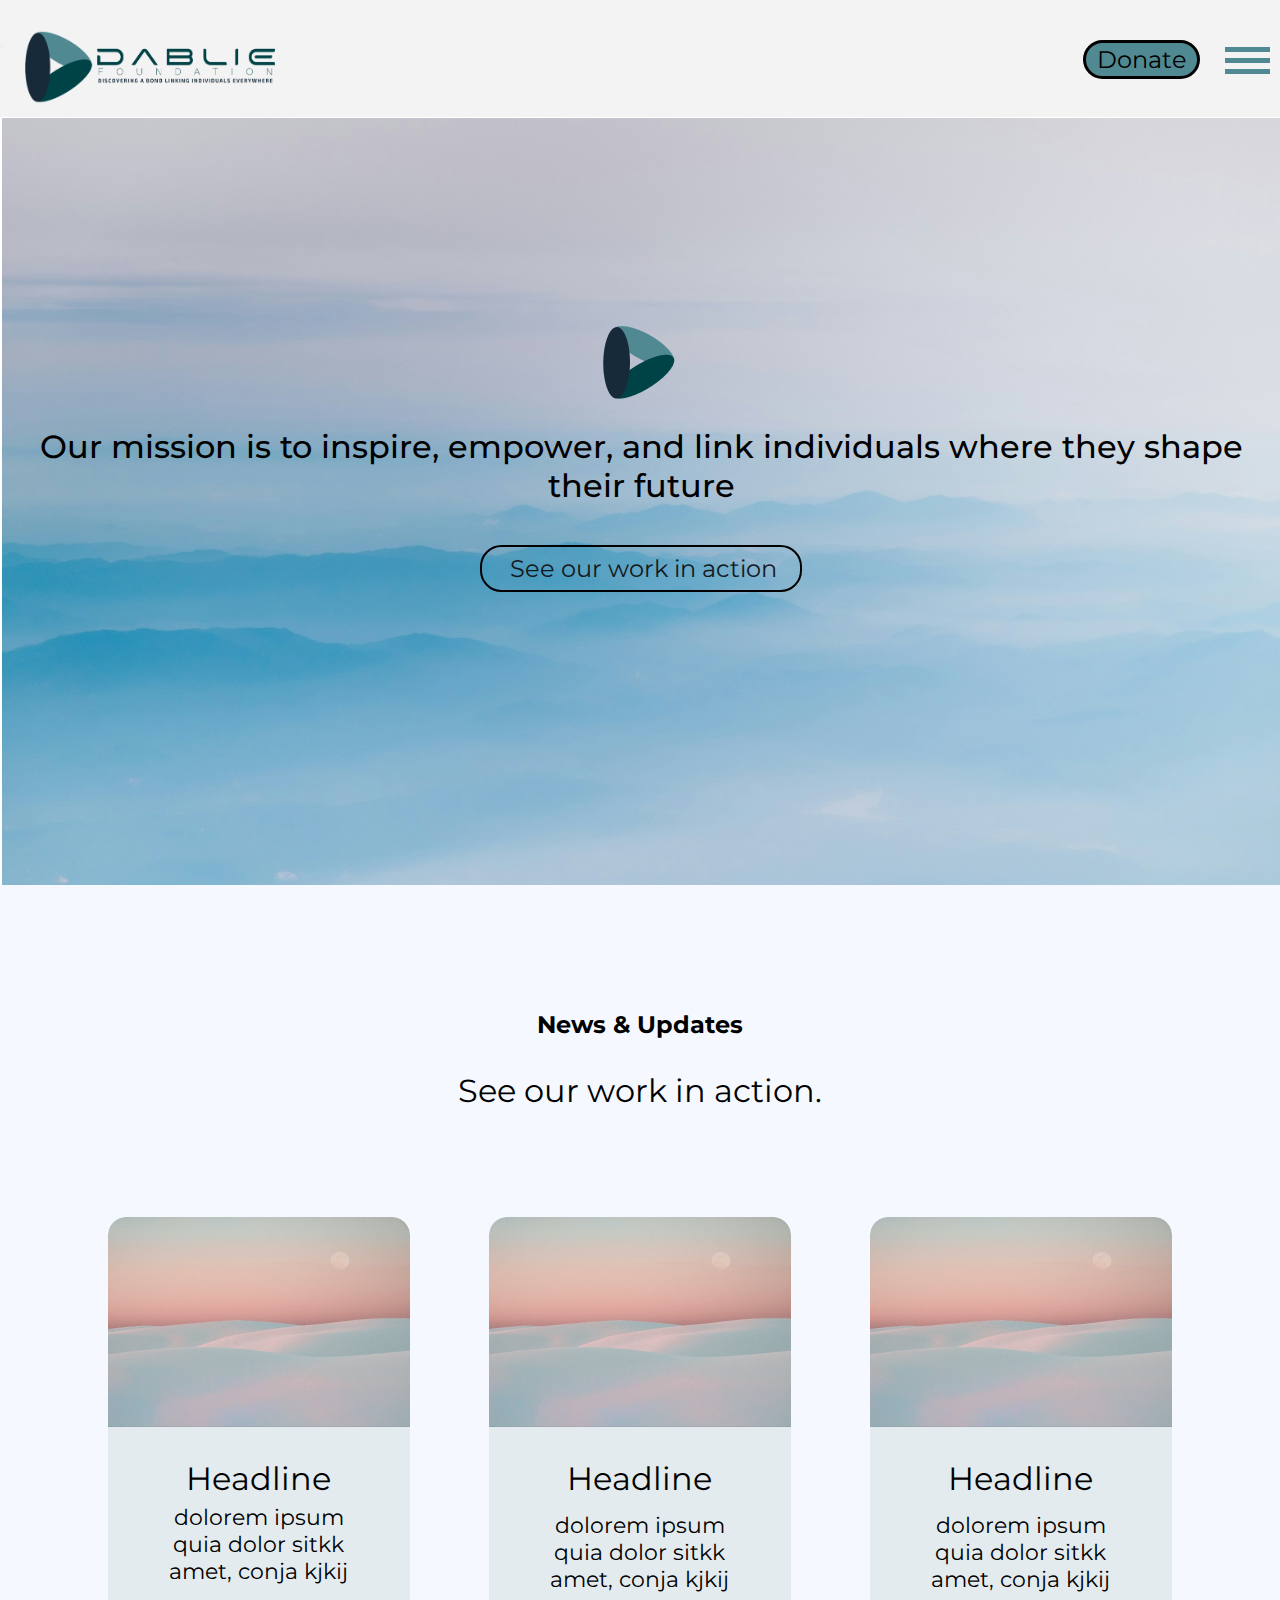
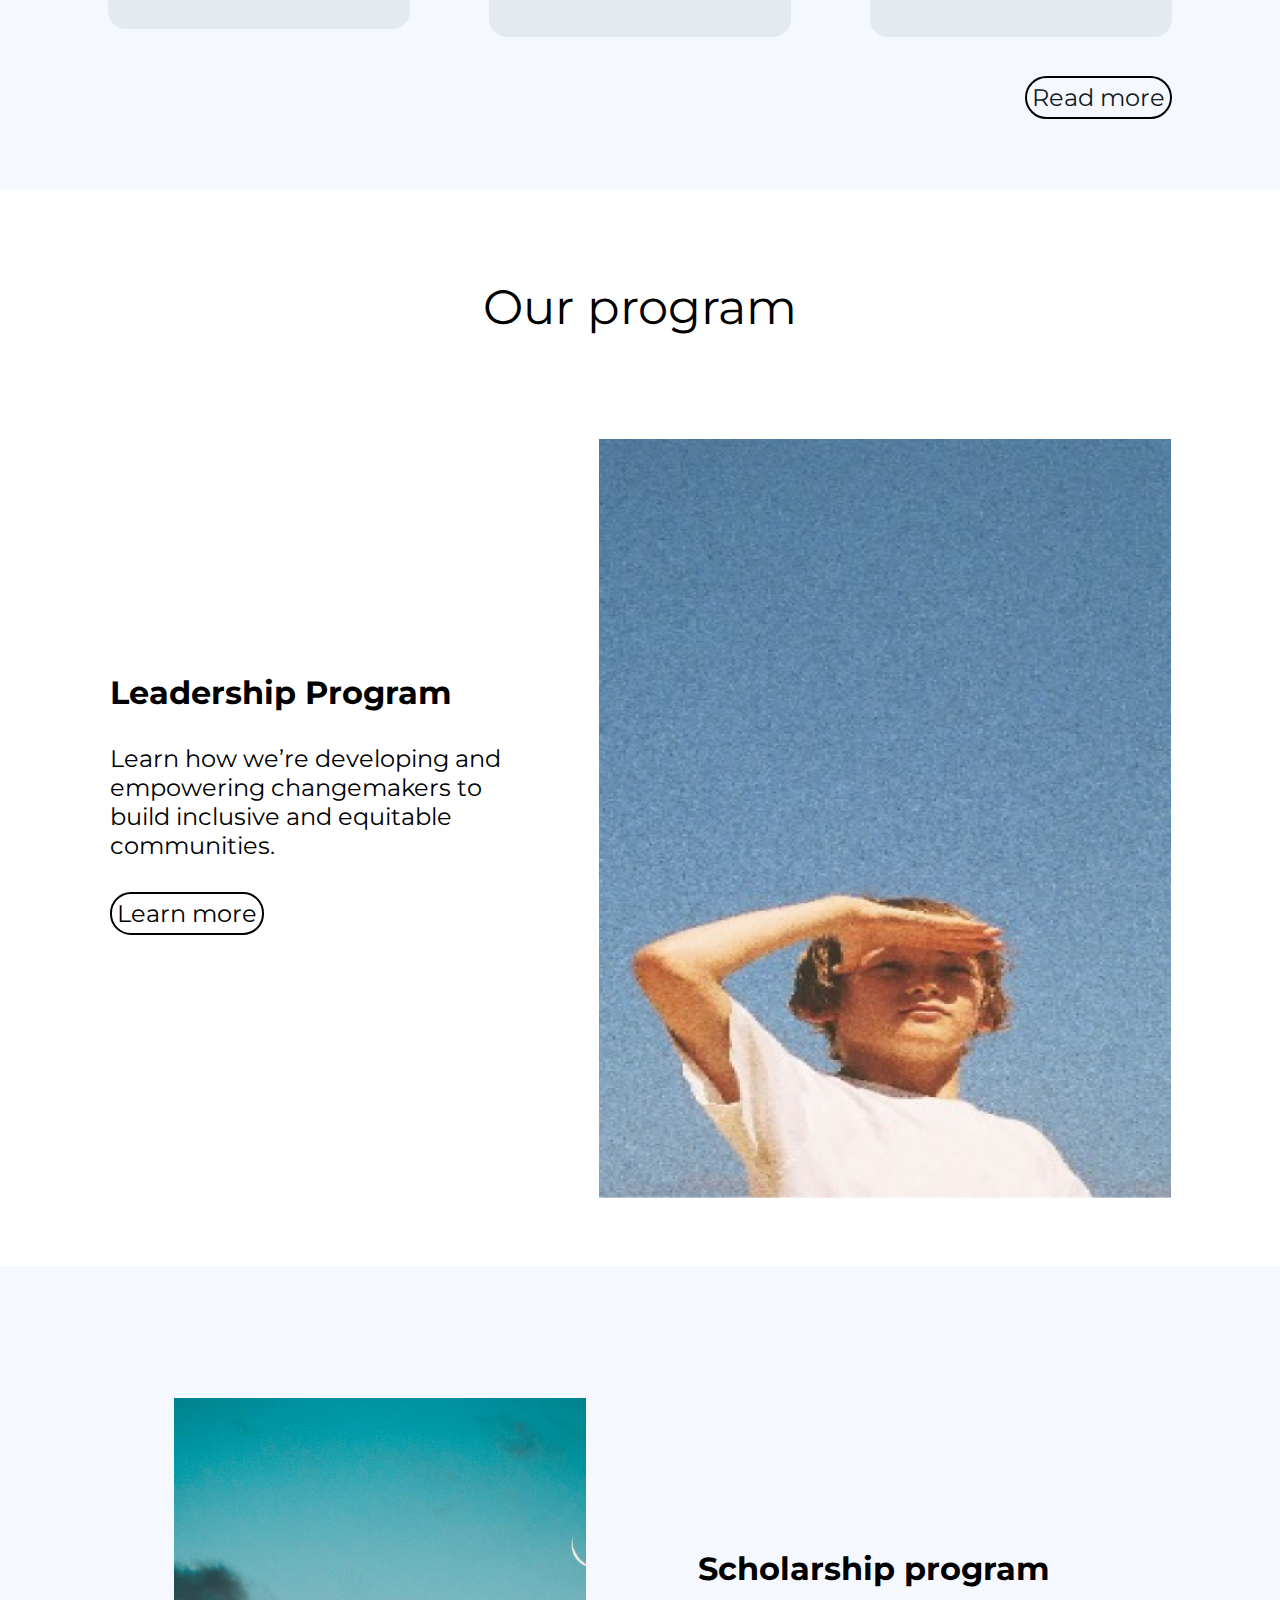
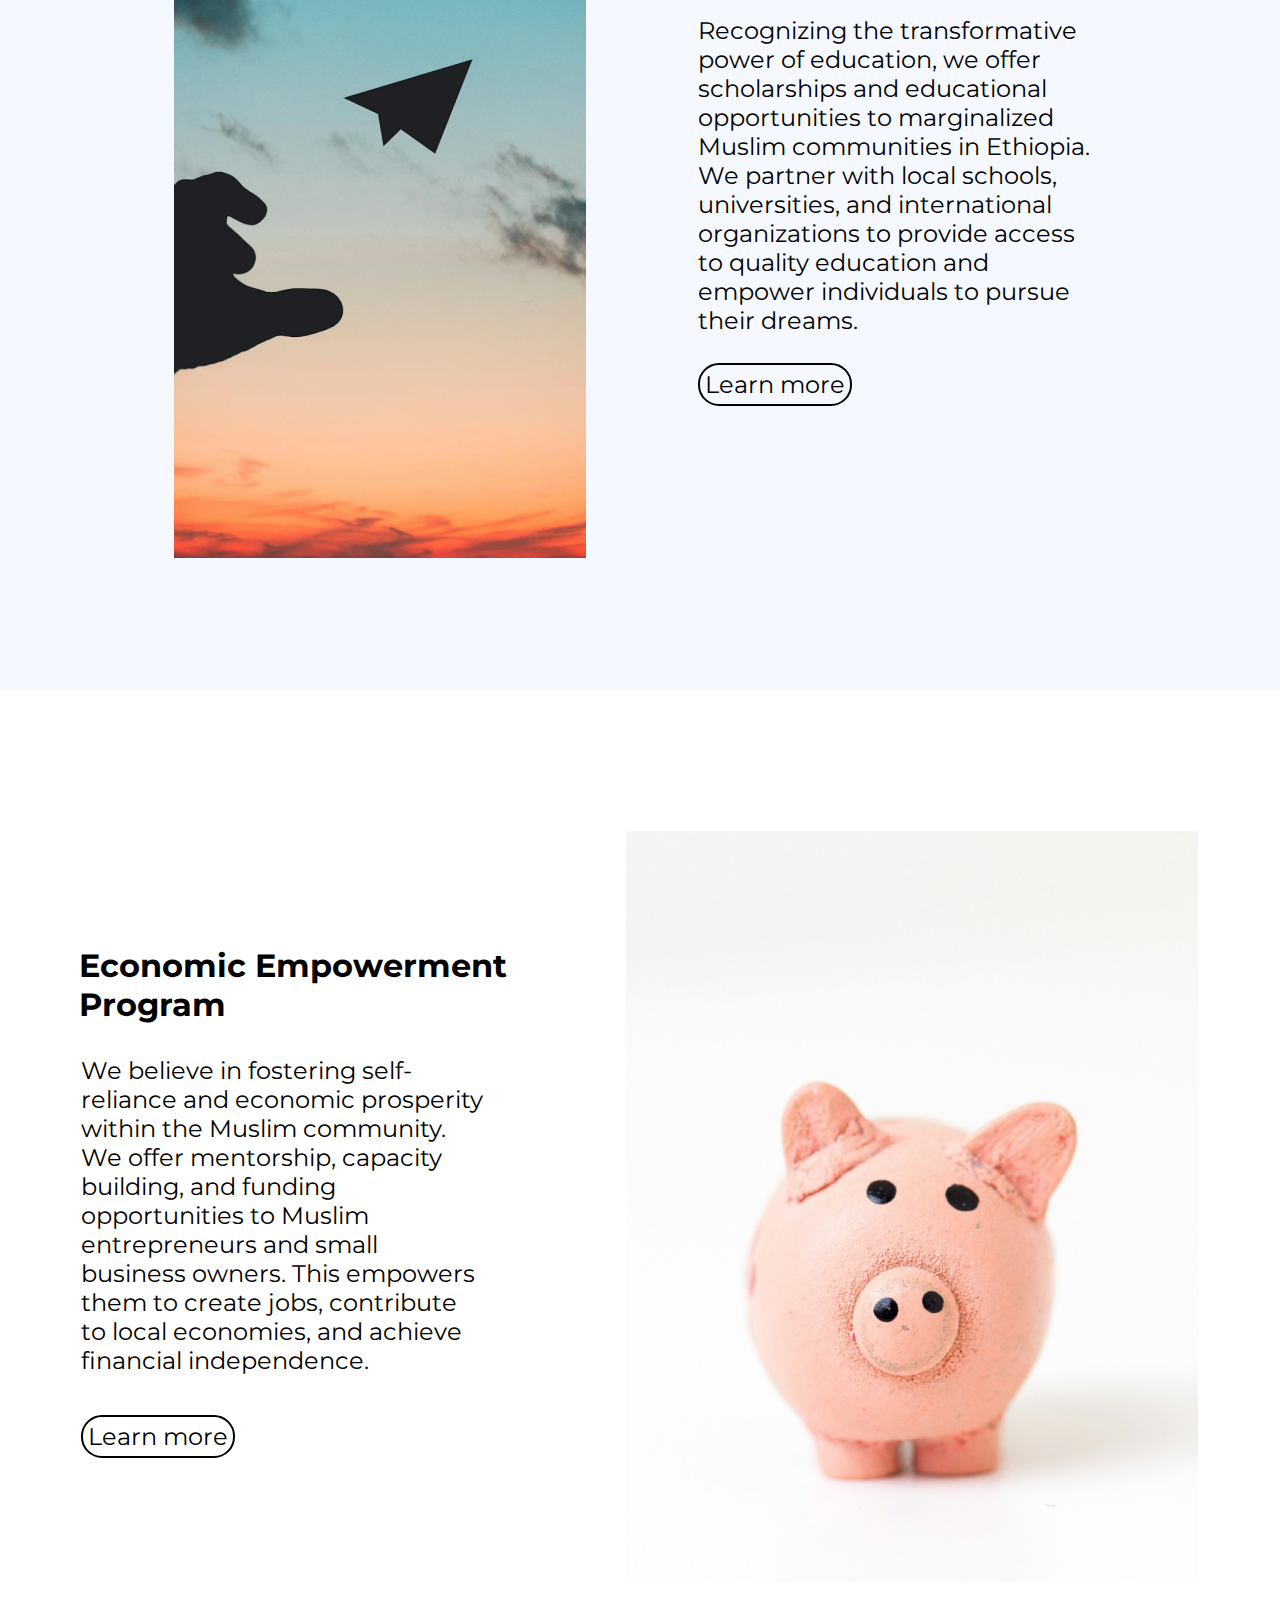
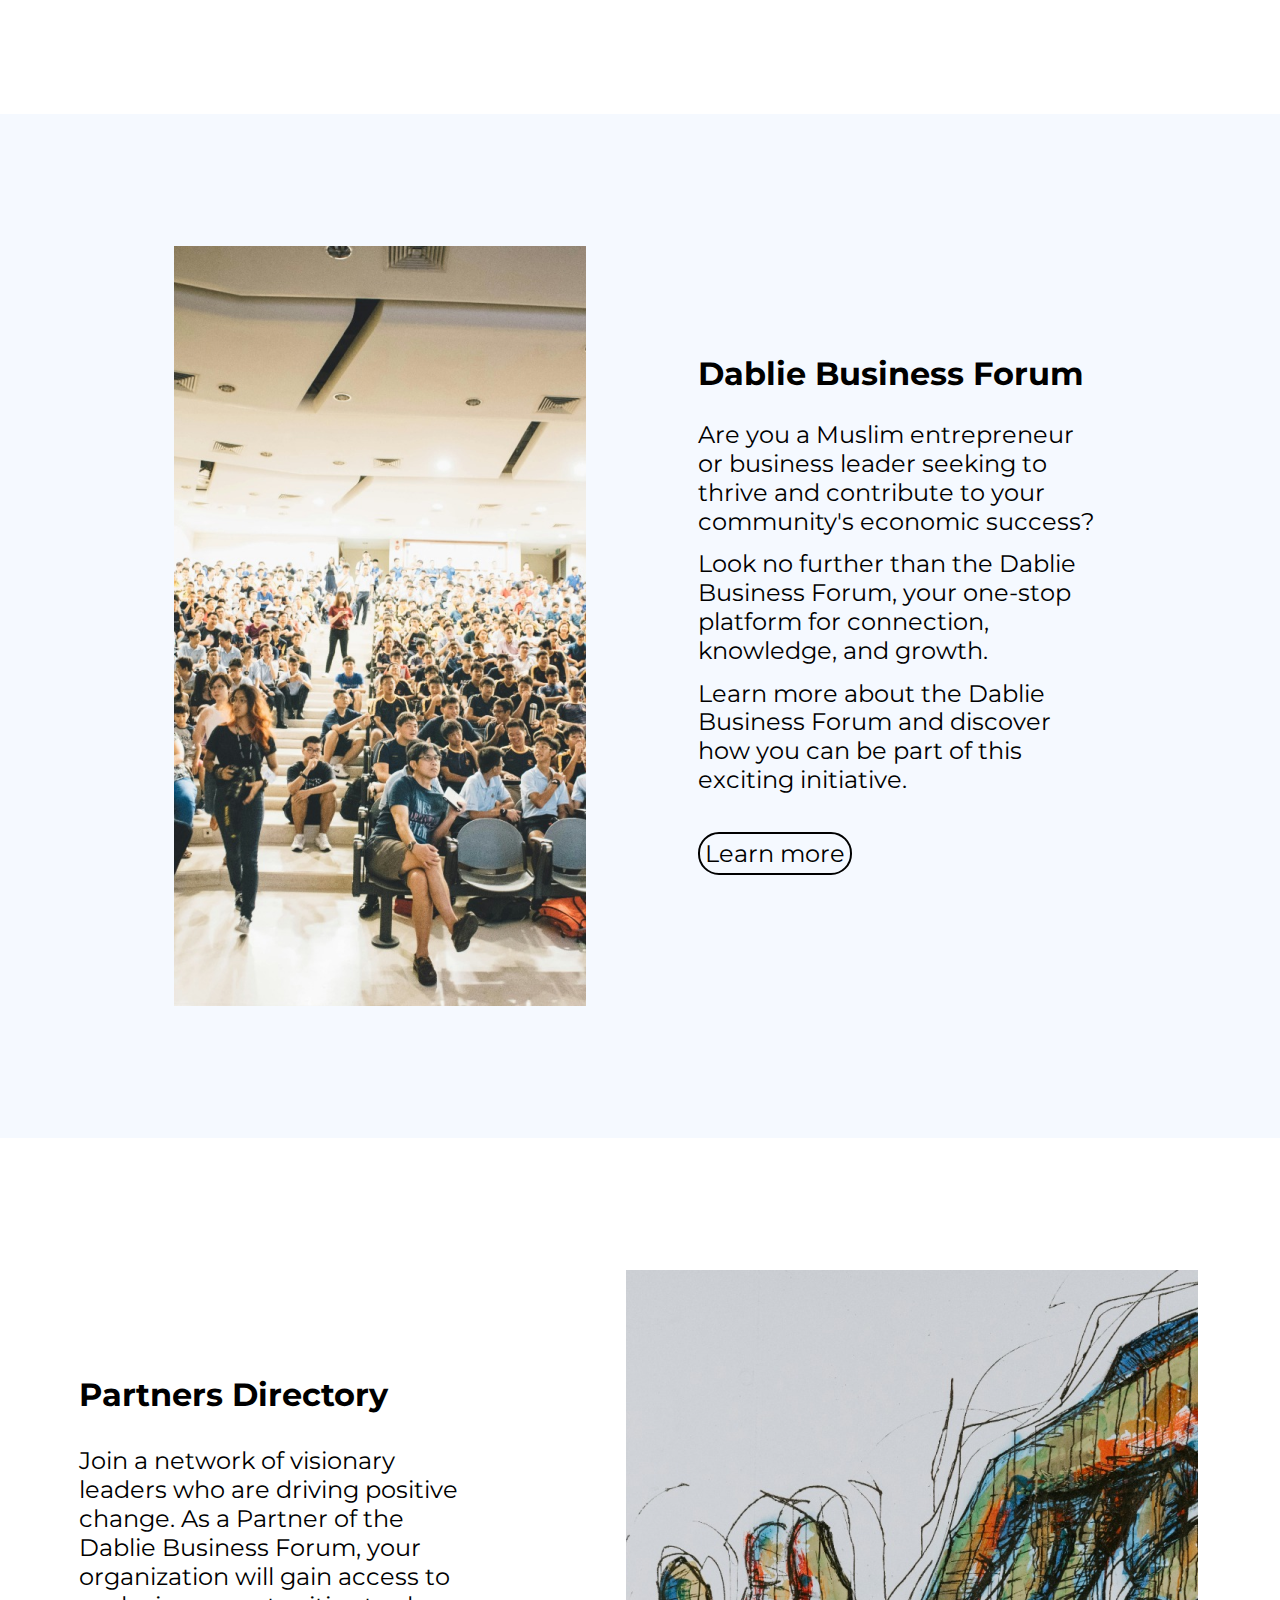
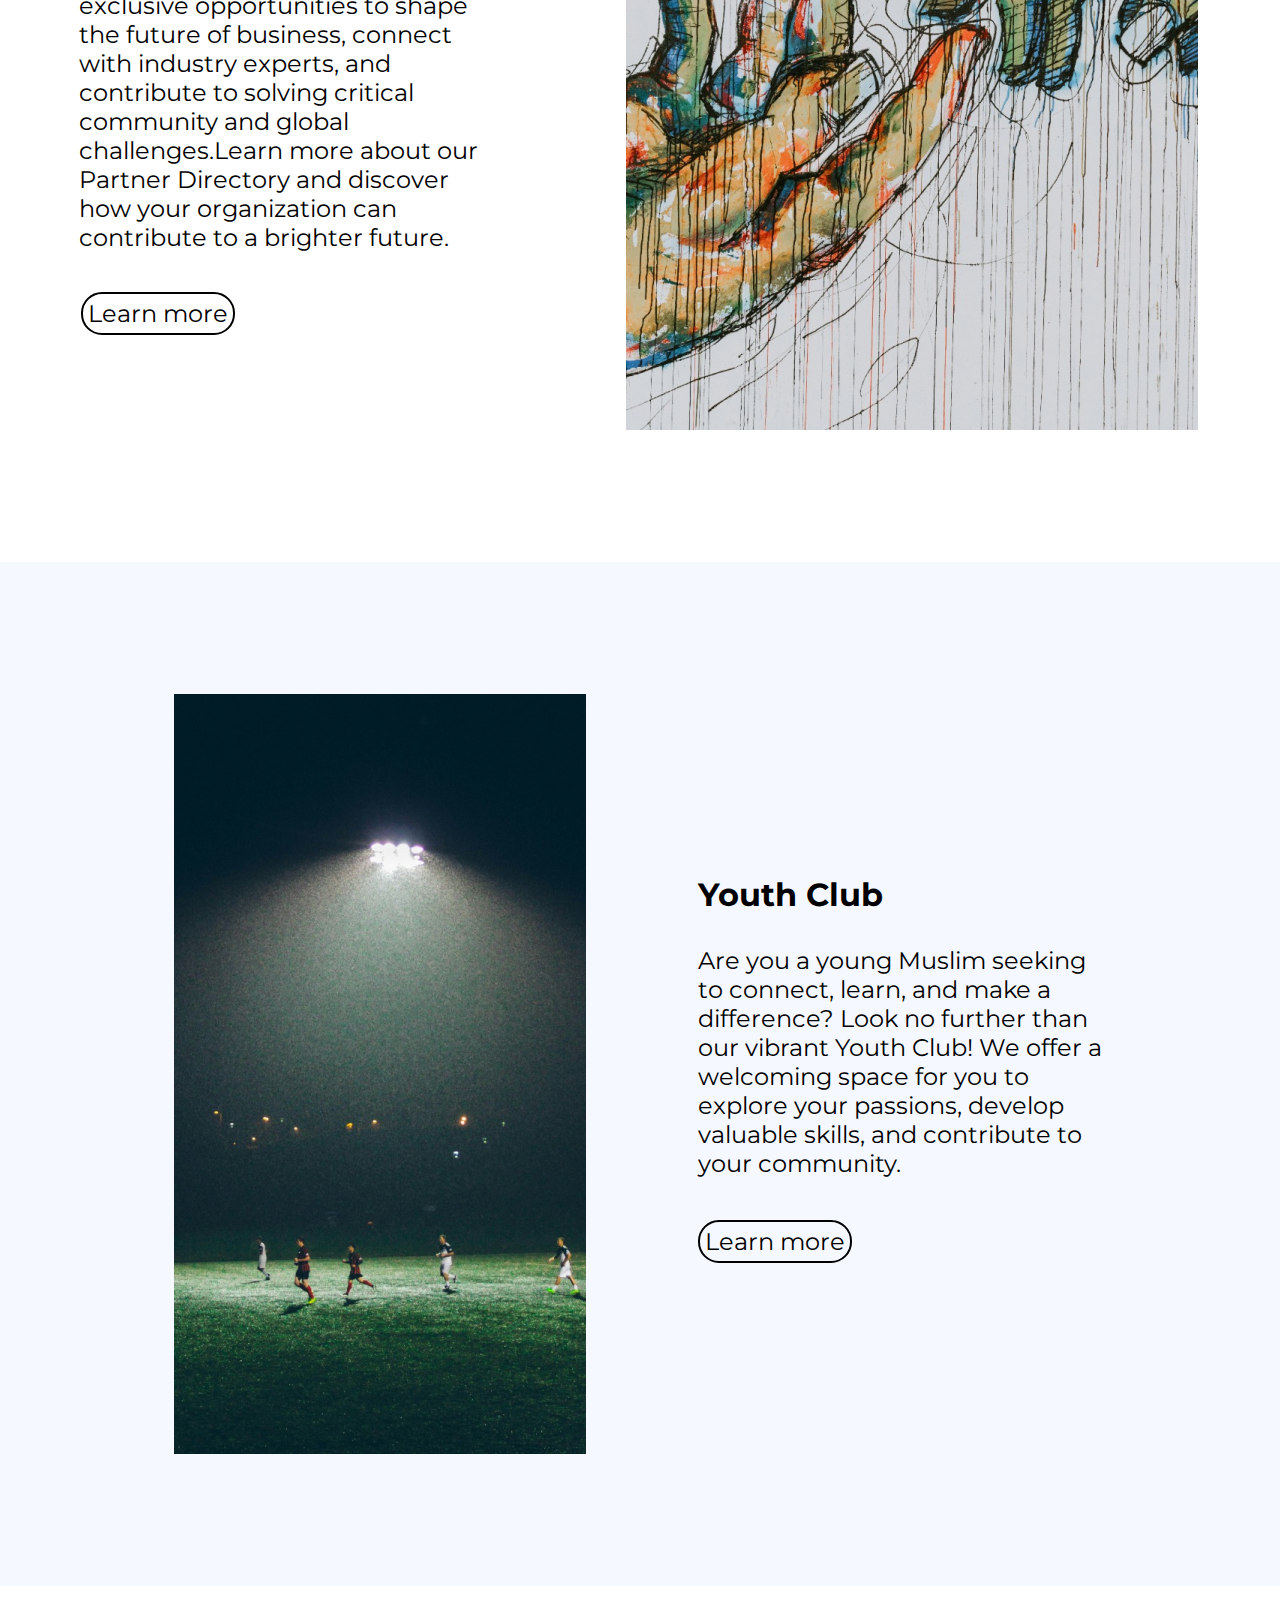
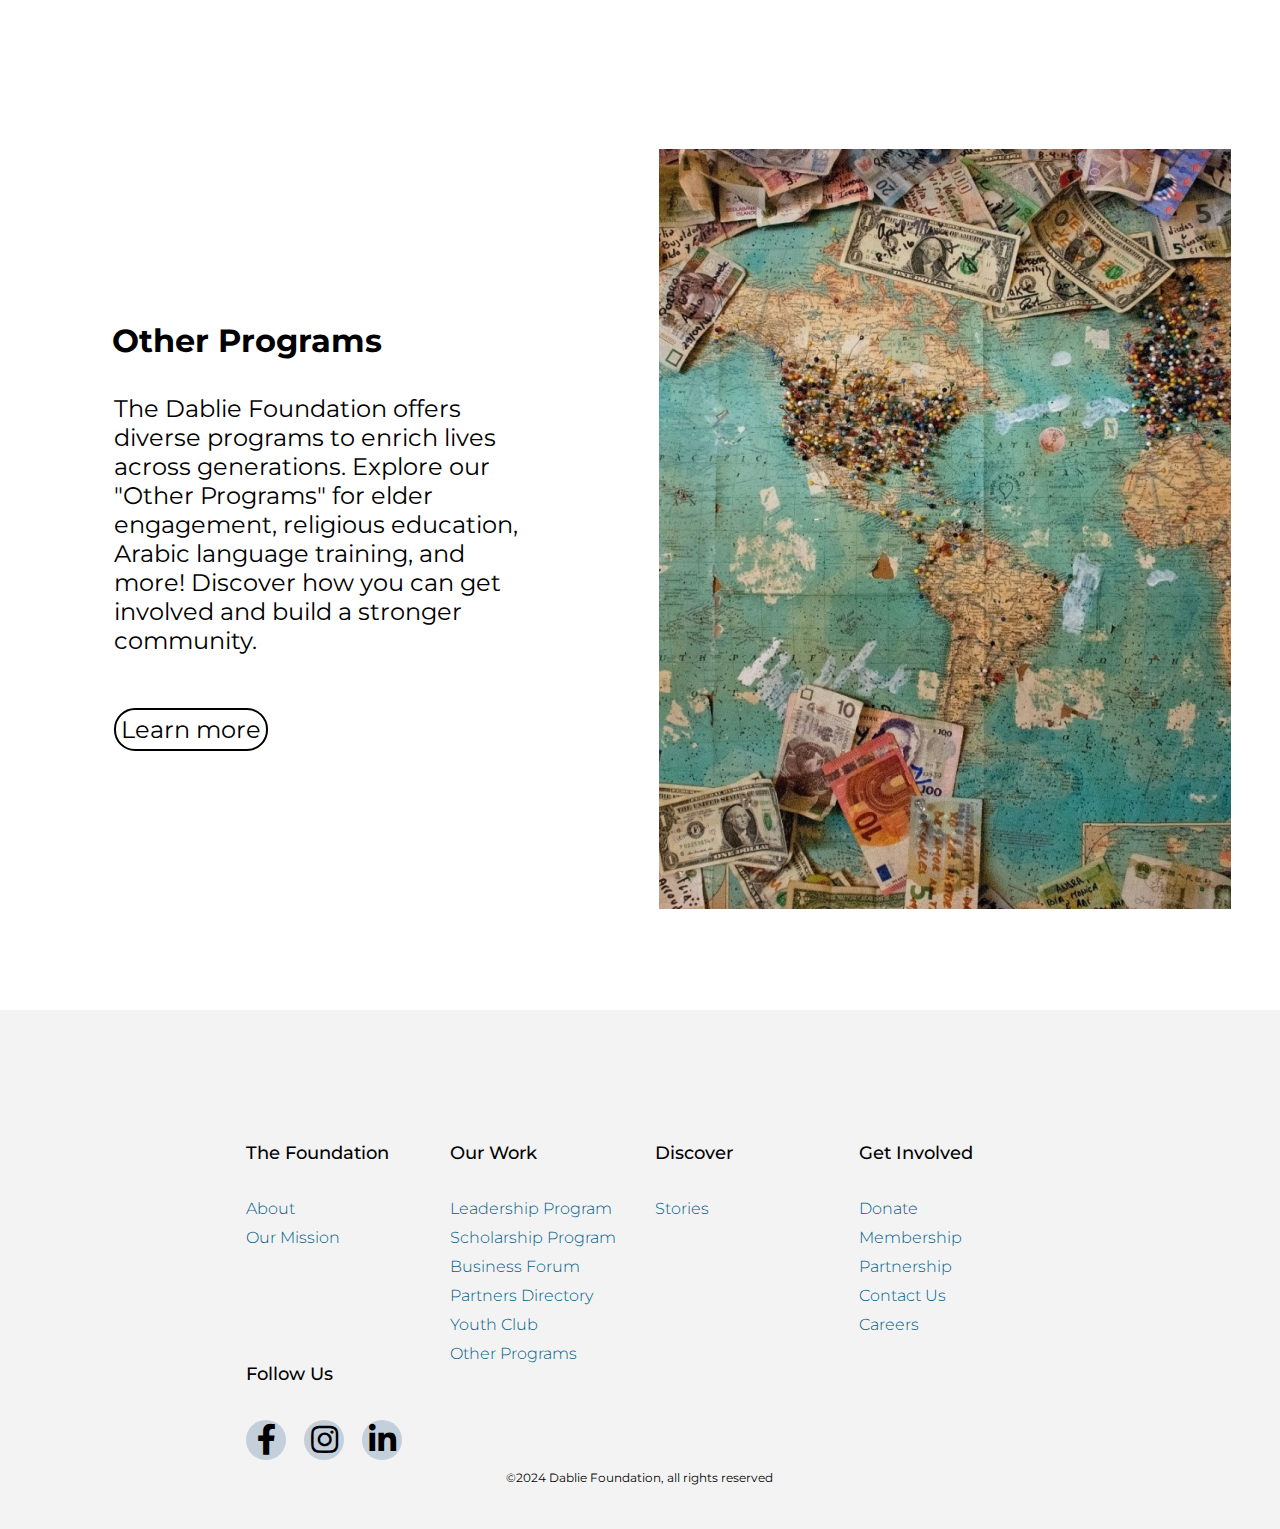
<file: index.html>
<!DOCTYPE html>
<html>
  <head>
    <title>Dablie</title>
    <meta charset="utf-8" />
    <meta name="viewport" content="initial-scale=1, width=device-width" />
    <style data-tag="reset-style-sheet">
  
    </style>

    <link rel="stylesheet" href="./css/global.css" />
    <link rel="stylesheet" href="./css/index.css" />
    <link rel="stylesheet" href="./css/styles.css" />
    <link
      rel="stylesheet"
      href="https://fonts.googleapis.com/css2?family=Montserrat:wght@400;500;700&display=swap"
    />
    <link
      rel="stylesheet"
      type="text/css"
      href="https://cdnjs.cloudflare.com/ajax/libs/font-awesome/5.15.1/css/all.min.css"
    />
    <link rel="stylesheet" href="./css/Header.css" />
    <link rel="icon" type="image/x-icon" href="./public/logoOnly.png" />
  </head>

  <body>
    <div class="home-pagealt">
      <header class="headerbutton-container">
        <div class="headerbutton-dummy-container">
          <button class="hamburger">
            <div class="bar"></div>
          </button>
          <nav class="mobile-nav">
            <a href="./About.html">About</a>
            <a href="#">Our Program</a>
            <a href="#">Events</a>
            <a href="./stories.html">Stories</a>
            <a href="#">Events</a>
            <a href="#">Donate</a>
          </nav>
          <div class="headerbutton-header">
            <!-- About Dropdown -->
            <div class="dropdown">
              <span class="headerbutton-text Heading3"
                ><a href="./About.html">About</a></span
              >
              <div class="dropdown-content">
                <!-- Dropdown items here -->
              </div>
            </div>
            <!-- Our Program Dropdown -->
            <div class="dropdown">
              <span class="headerbutton-text02 Heading3"
                ><a href="#">Our Program</a></span
              >
              <div class="dropdown-content">
                <!-- Dropdown items here -->
              </div>
            </div>
            <!-- Events Dropdown -->
            <div class="dropdown">
              <span class="headerbutton-text04 Heading3"
                ><a href="#">Events</a></span
              >
              <div class="dropdown-content">
                <!-- Dropdown items here -->
              </div>
            </div>
            <!-- Stories Link -->
            <span class="headerbutton-text06 Heading3">
              <span><a href="./stories.html">Stories</a></span>
            </span>
          </div>
          <button class="hamuburger">
            <div class="bar"></div>
          </button>
          <!-- Donate Button -->
          <button class="headerbutton-buttonrounded-nofill"  onclick="donate()">
            <span class="headerbutton-text08 Heading3">
              <span><a href="#">Donate</a></span>
            </span>
          </button>

          <!-- Your other header elements -->
          <div class="headerbutton-frame87"></div>
          <div class="headerbutton-logo">
            <img
              alt="pastedImage"
              src="public2/external/pastedimage-9czm-200h.png"
              class="headerbutton-logo1"
            />
          </div>
        </div>
      </header>

      <section class="follow-us-frame-wrapper">
        <div class="follow-us-frame">
          <div class="foundation-text">
            <div class="hero-section">
              <img class="logo-first" alt="" src="./public/logo@2x.png" />


                <p class="our-mission-is white-space-noraml" >
                  Our mission is to inspire, empower, and link individuals where
                  they shape their future
                </p>
              
              <div class="header-container">
                <button class="program-container" onclick="storiesPage()" >
                  <div class="program-container-child"></div>
                  <div class="see-our-work">See our work in action</div>
                </button>
              </div>
            </div>
          </div>
          <div class="news-section">
            <div class="news-updates-parent">
              <b class="news-updates">News & Updates</b>
              <div class="see-our-work1">See our work in action.</div>
            </div>
            <div class="other-programs-container">
              <div class="learn-morebutton">
                <div class="footer-container-parent">
                  <img
                    class="footer-container-icon"
                    alt=""
                    src="./public/footer-container@2x.png"
                  />
                  <img
                    class="economic-empowerment-container"
                    loading="lazy"
                    alt=""
                    src="./public/rectangle-21@2x.png"
                  />
                </div>
                <div class="rectangle-parent">
                  <div class="frame-child"></div>
                  <div class="headline">Headline</div>
                  <div class="dolorem-ipsum-quia">
                    dolorem ipsum quia dolor sitkk amet, conja kjkij
                  </div>
                </div>
              </div>
              <div class="learn-morebutton1">
                <div class="rectangle-group">
                  <img
                    class="frame-item"
                    alt=""
                    src="./public/footer-container@2x.png"
                  />

                  <img
                    class="frame-inner"
                    alt=""
                    src="./public/rectangle-21@2x.png"
                  />
                </div>
                <div class="rectangle-container">
                  <div class="rectangle-div"></div>
                  <div class="headline1">Headline</div>
                  <div class="dolorem-ipsum-quia1">
                    dolorem ipsum quia dolor sitkk amet, conja kjkij
                  </div>
                </div>
              </div>
              <div class="get-involved-container">
                <div class="social-icons-container">
                  <div class="copyright-text">
                    <img
                      class="leadership-program-scholarship"
                      alt=""
                      src="./public/footer-container@2x.png"
                    />

                    <img
                      class="copyright-text-child"
                      alt=""
                      src="./public/rectangle-21@2x.png"
                    />
                  </div>
                  <div class="copyright-text1">
                    <div class="copyright-text-item"></div>
                    <div class="headline2">Headline</div>
                    <div class="dolorem-ipsum-quia2">
                      dolorem ipsum quia dolor sitkk amet, conja kjkij
                    </div>
                  </div>
                </div>
                <button class="button1"  onclick="storiesPage()" >
                  <div class="button-item"></div>
                  <div class="read-more">Read more</div>
                </button>
              </div>
            </div>
          </div>
        </div>
      </section>

      <div class="leadership-program">
        <h1 class="our-program1">Our program</h1>
      </div>

      <section class="empty-frame">
        <div class="subprogram-frame-wrapper">
          <div class="subprogram-frame">
            <b class="leadership-program1">Leadership Program</b>
            <div class="learn-how-were">
              Learn how we’re developing and empowering changemakers to build
              inclusive and equitable communities.
            </div>
            <button class="learnmore-button" onclick="leadership()">
              <div class="learnmore-button-child"></div>
              <div class="learn-more">Learn more</div>
            </button>
          </div>
        </div>
        <img
          class="program-image-icon"
          loading="lazy"
          alt=""
          src="./public/program-image@2x.png"
        />
      </section>

      <section class="program-list">
        <div class="business-forum">
          <img
            class="program-image-icon1"
            alt=""
            src="./public/program image.png"
          />

          <div class="follow-us">
            <div class="about-our-mission-frame">
              <b class="scholarship-program">Scholarship program</b>
              <div class="recognizing-the-transformative">
                Recognizing the transformative power of education, we offer
                scholarships and educational opportunities to marginalized
                Muslim communities in Ethiopia. We partner with local schools,
                universities, and international organizations to provide access
                to quality education and empower individuals to pursue their
                dreams.
              </div>
              <button class="learnmore-button1">
                <div class="learnmore-button-item"></div>
                <div class="learn-more1">Learn more</div>
              </button>
            </div>
          </div>
        </div>
      </section>

      <section class="program-list1">
        <div class="frame-group">
          <div class="economic-empowerment-program-parent">
            <b class="economic-empowerment-program"
              >Economic Empowerment Program</b
            >
            <div class="discover-frame">
              <div class="we-believe-in">
                We believe in fostering self-reliance and economic prosperity
                within the Muslim community. We offer mentorship, capacity
                building, and funding opportunities to Muslim entrepreneurs and
                small business owners. This empowers them to create jobs,
                contribute to local economies, and achieve financial
                independence.
              </div>
            </div>
            <div class="get-involved-frame1">
              <button class="learnmore-button2">
                <div class="learnmore-button-inner"></div>
                <div class="learn-more2">Learn more</div>
              </button>
            </div>
          </div>
          <img
            class="program-image-icon2"
            alt=""
            src="./public/program-image-2@2x.png"
          />
        </div>
      </section>

      <section class="program-list2">
        <div class="business-forum1">
          <img
            class="program-image-icon3"
            alt=""
            src="./public/program-image-3@2x.png"
          />

          <div class="business-forum-inner">
            <div class="dablie-business-forum-parent">
              <b class="dablie-business-forum">Dablie Business Forum</b>
              <div class="are-you-a-muslim-entrepreneur-parent">
                <div class="are-you-a-container">
                  <p class="are-you-a">
                    Are you a Muslim entrepreneur or business leader seeking to
                    thrive and contribute to your community's economic success?
                  </p>
                  <p class="look-no-further">
                    Look no further than the Dablie Business Forum, your
                    one-stop platform for connection, knowledge, and growth.
                  </p>
                  <p class="learn-more-about">
                    Learn more about the Dablie Business Forum and discover how
                    you can be part of this exciting initiative.
                  </p>
                </div>
                <button class="learnmore-button3">
                  <div class="learnmore-button-child1"></div>
                  <div class="learn-more3">Learn more</div>
                </button>
              </div>
            </div>
          </div>
        </div>
      </section>

      <section class="program-list3">
        <div class="frame-container">
          <div class="frame-wrapper">
            <div class="partners-directory-parent">
              <b class="partners-directory">Partners Directory</b>
              <div class="learn-morebutton2">
                <div class="join-a-network-container">
                  <p class="join-a-network">
                    Join a network of visionary leaders who are driving positive
                    change. As a Partner of the Dablie Business Forum, your
                    organization will gain access to exclusive opportunities to
                    shape the future of business, connect with industry experts,
                    and contribute to solving critical community and global
                    challenges.Learn more about our Partner Directory and
                    discover how your organization can contribute to a brighter
                    future.
                  </p>
                </div>
              </div>
              <div class="other-programs">
                <button class="learnmore-button4">
                  <div class="learnmore-button-child2"></div>
                  <div class="learn-more4">Learn more</div>
                </button>
              </div>
            </div>
          </div>
          <img
            class="program-image-icon4"
            alt=""
            src="./public/program-image-4@2x.png"
          />
        </div>
      </section>

      <section class="young-muslims-connect">
        <div class="youth-club">
          <img
            class="program-image-icon5"
            alt=""
            src="./public/program-image-5@2x.png"
          />

          <div class="directory-button">
            <div class="nested-frame">
              <b class="youth-club1">Youth Club</b>
              <div class="are-you-a-container1">
                <p class="are-you-a1">
                  Are you a young Muslim seeking to connect, learn, and make a
                  difference? Look no further than our vibrant Youth Club! We
                  offer a welcoming space for you to explore your passions,
                  develop valuable skills, and contribute to your community.
                </p>
              </div>
              <button class="learnmore-button5">
                <div class="learnmore-button-child3"></div>
                <div class="learn-more5">Learn more</div>
              </button>
            </div>
          </div>
          <div class="other-programs1"></div>
        </div>
      </section>
      <section class="partner-picture-frame">
        <div class="parent-frame">
          <div class="youth-club-node">
            <div class="other-programs-node">
              <div class="leadership-node">
                <b class="other-programs2">Other Programs</b>
                <div class="business-forum-node">
                  <div class="the-dablie-foundation-container">
                    <p class="the-dablie-foundation">
                      The Dablie Foundation offers diverse programs to enrich
                      lives across generations. Explore our "Other Programs" for
                      elder engagement, religious education, Arabic language
                      training, and more! Discover how you can get involved and
                      build a stronger community.
                    </p>
                  </div>
                </div>
              </div>
              <div class="economic-empowerment-node">
                <button class="learnmore-button6">
                  <div class="learnmore-button-child4"></div>
                  <div class="learn-more6">Learn more</div>
                </button>
              </div>
            </div>
          </div>
          <img
            class="program-image-icon6"
            alt=""
            src="./public/program-image-6@2x.png"
          />
        </div>
      </section>

      <footer class="footer" id="ftr">
        <div class="container">
          <div class="row">
            <div class="footer-col">
              <h4>The Foundation</h4>
              <ul>
                <li><a href="#">About</a></li>
                <li><a href="#">Our Mission</a></li>
              </ul>
            </div>
            <div class="footer-col">
              <h4>Our work</h4>
              <ul>
                <li><a href="#">Leadership Program</a></li>
                <li><a href="#">Scholarship Program </a></li>
                <li><a href="#">Business Forum</a></li>
                <li><a href="#">Partners Directory</a></li>
                <li><a href="#">Youth Club</a></li>
                <li><a href="#">Other Programs</a></li>
              </ul>
            </div>
            <div class="footer-col">
              <h4>Discover</h4>
              <ul>
                <li><a href="#">Stories</a></li>
              </ul>
            </div>
            <div class="footer-col">
              <h4>Get Involved</h4>
              <ul>
                <li><a href="#">Donate</a></li>
                <li><a href="#">Membership</a></li>
                <li><a href="#">Partnership</a></li>
                <li><a href="#">Contact Us</a></li>
                <li><a href="#">Careers</a></li>
              </ul>
            </div>
            <div class="footer-col">
              <h4>Follow Us</h4>
              <div class="social-links">
                <a href="#"><i class="fab fa-facebook-f"></i></a>
                <a href="#"><i class="fab fa-instagram"></i></a>
                <a href="#"><i class="fab fa-linkedin-in"></i></a>
              </div>
            </div>
          </div>
          <div>
            <h6 class="footer-copy">
              ©2024 Dablie Foundation, all rights reserved
            </h6>
          </div>
        </div>
      </footer>

      <script src="./js/script.js"></script>
    </div>
  </body>
</html>
</file>
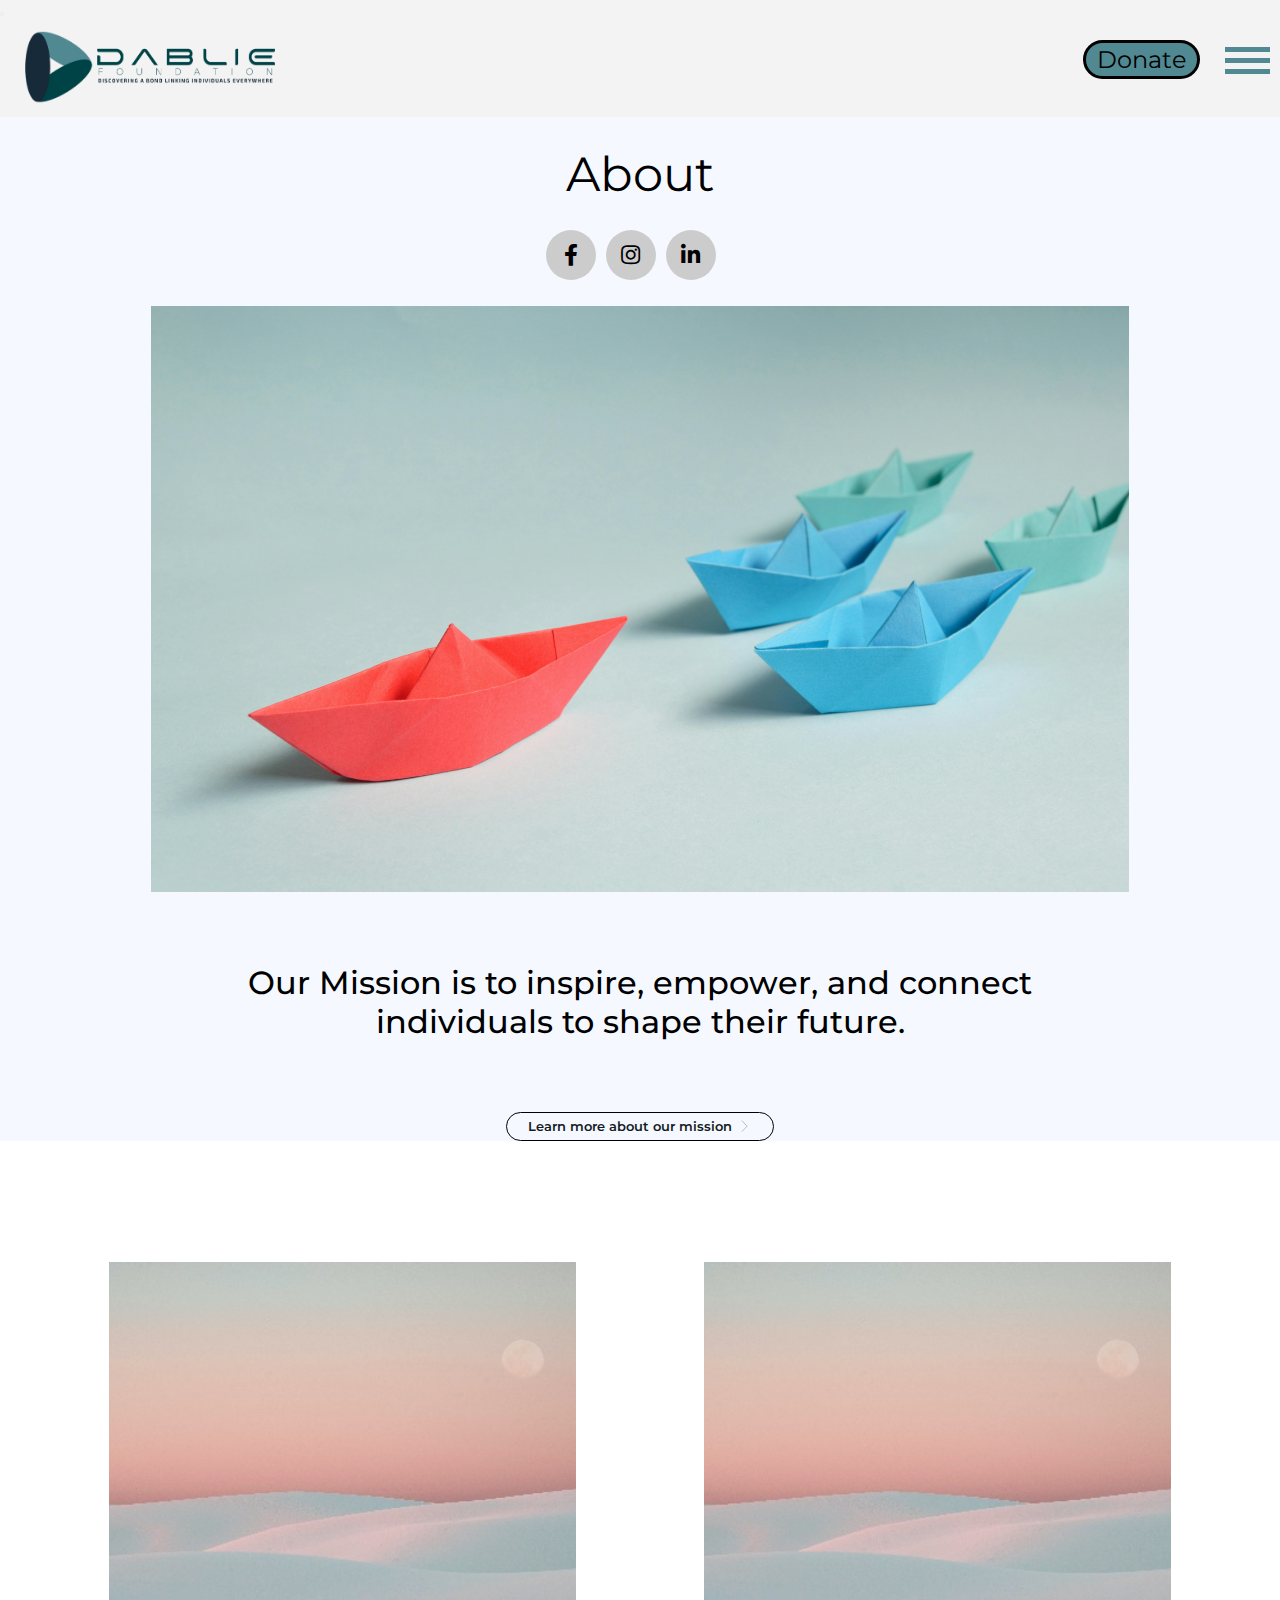
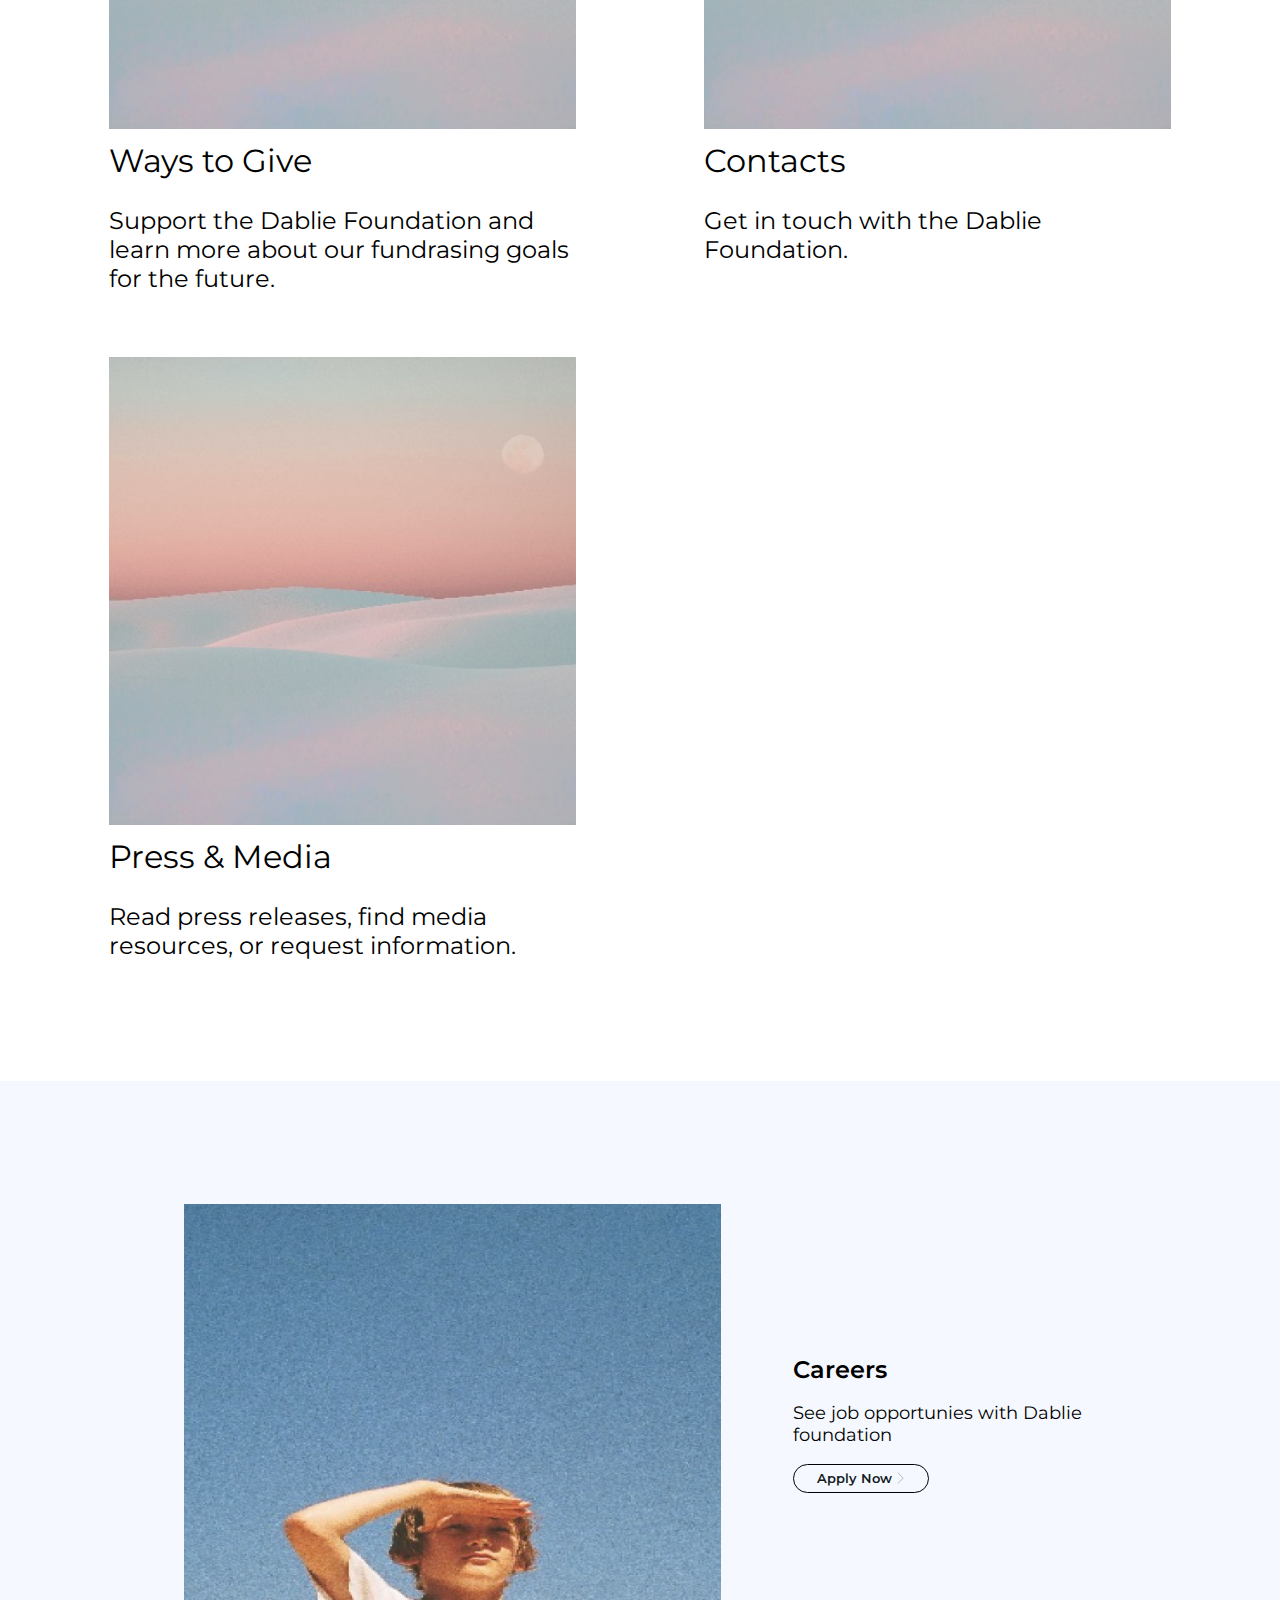
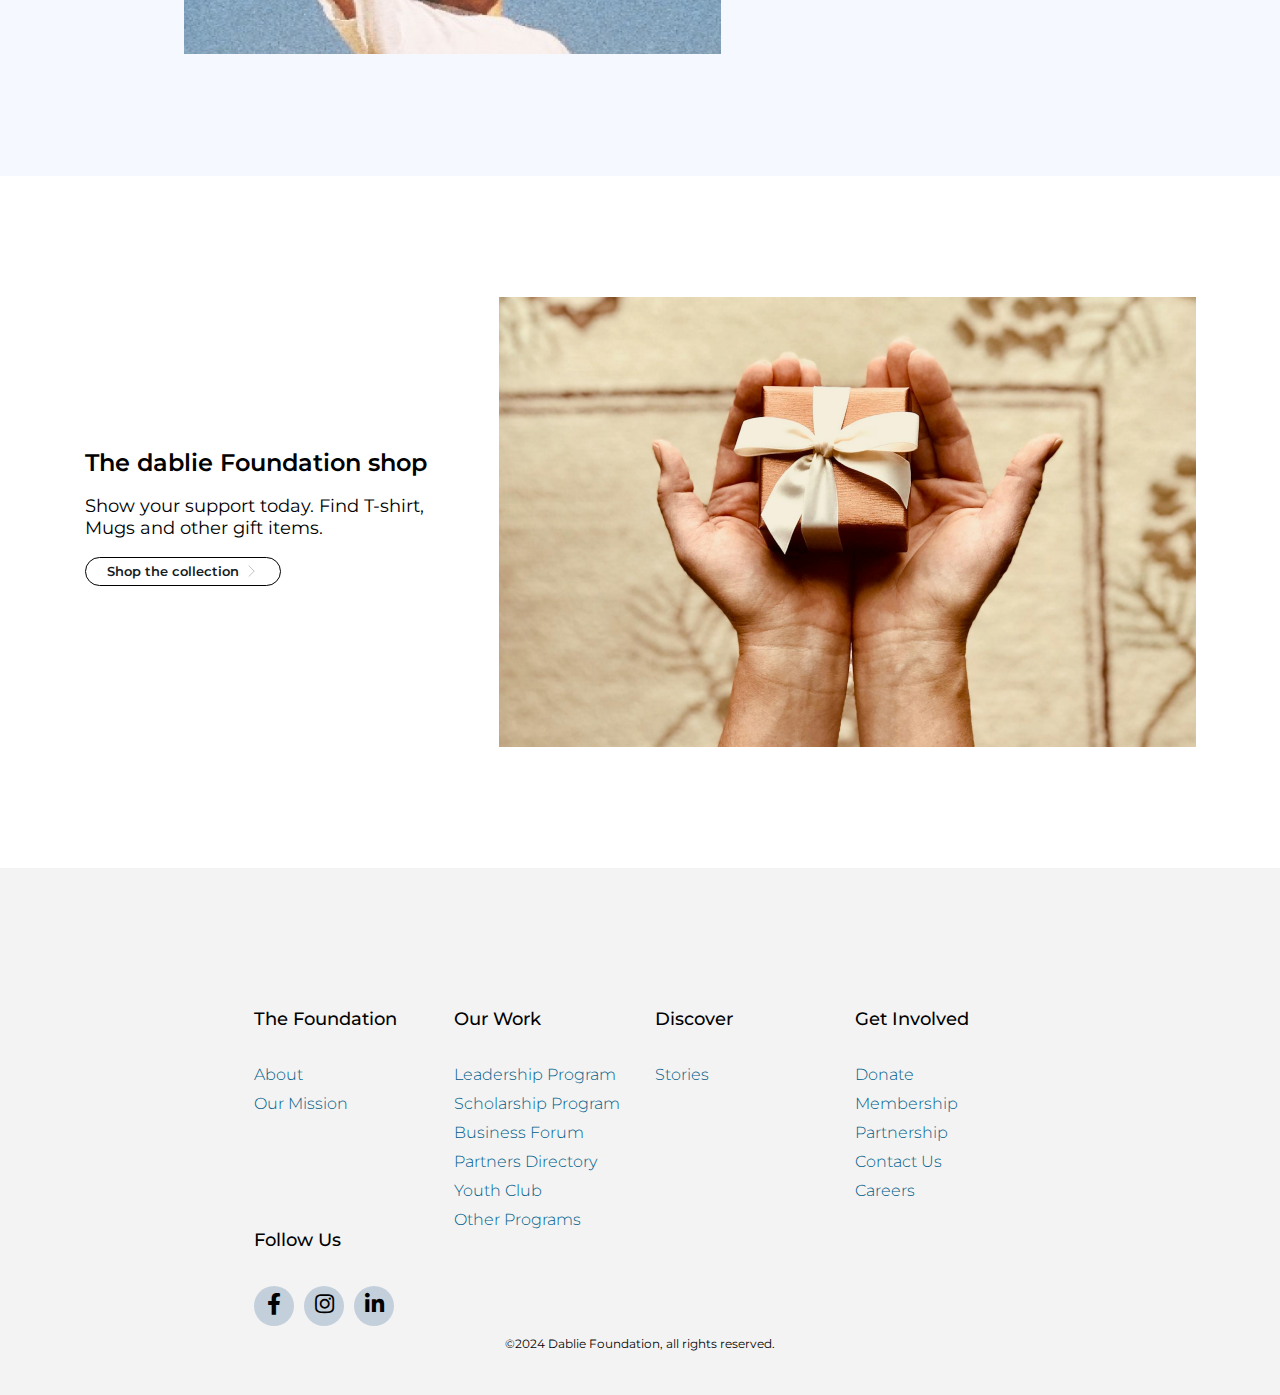
<file: About.html>
<!DOCTYPE html>
<html>
  <head>
    <title>About</title>
    <meta charset="utf-8" />
    <meta name="viewport" content="initial-scale=1, width=device-width" />
    <style data-tag="reset-style-sheet">
      
     </style>
    <link rel="stylesheet" href="./css/global.css" />
    <link rel="stylesheet" href="./css/about.css" />
    <link rel="stylesheet" href="./css/Header.css"/>
    <link rel="stylesheet" href="./css/styles.css"/>
    <link rel="stylesheet"
      href="https://fonts.googleapis.com/css2?family=Montserrat:wght@400;500;600&display=swap"
    />
    <link
    rel="stylesheet"
    type="text/css"
    href="https://cdnjs.cloudflare.com/ajax/libs/font-awesome/5.15.1/css/all.min.css"
  />
    <link rel="icon" type="image/x-icon" href="./public/logoOnly.png" />

  </head>
  <body>
    <div class="home-pagealt">
      <header class="headerbutton-container">
        <div class="headerbutton-dummy-container">
          <button class="hamburger">
            <div class="bar"></div>
          </button>
          <nav class="mobile-nav">
            <a href="#">Home</a>
            <a href="#">Our Program</a>
            <a href="#">Events</a>
            <a href="#">Stories</a>
            <a href="#">Events</a>
            <a href="#">Donate</a>

          </nav>
          <div class="headerbutton-header">
            <!-- About Dropdown -->
            <div class="dropdown">
              <span class="headerbutton-text Heading3"
                ><a href="./index.html">home</a></span
              >
              <div class="dropdown-content">
                <!-- Dropdown items here -->
              </div>
            </div>
            <!-- Our Program Dropdown -->
            <div class="dropdown">
              <span class="headerbutton-text02 Heading3"
                ><a href="#">Our Program</a></span
              >
              <div class="dropdown-content">
                <!-- Dropdown items here -->
              </div>
            </div>
            <!-- Events Dropdown -->
            <div class="dropdown">
              <span class="headerbutton-text04 Heading3"
                ><a href="#">Events</a></span
              >
              <div class="dropdown-content">
                <!-- Dropdown items here -->
              </div>
            </div>
            <!-- Stories Link -->
            <span class="headerbutton-text06 Heading3">
              <span><a href="./stories.html">Stories</a></span>
            </span>
          </div>
          <button class="hamuburger">
            <div class="bar"></div>
          </button>
          <!-- Donate Button -->
          <button class="headerbutton-buttonrounded-nofill">
            <span class="headerbutton-text08 Heading3">
              <span><a href="#">Donate</a></span>
            </span>
          </button>

          <!-- Your other header elements -->
          <div class="headerbutton-frame87"></div>
          <div class="headerbutton-logo">
            <img
              alt="pastedImage"
              src="public2/external/pastedimage-9czm-200h.png"
              class="headerbutton-logo1"
            />
          </div>
        </div>
    </header>

    <div class="about-page">
      <section class="text-area">
        
        <div class="section-1">
          <div class="frame-text-container1">
            <h1 class="head-text">About</h1>
            <div class="text-container">
              <div class="social-links">
                <a href="#"><i class="fab fa-facebook-f"></i></a>
                <a href="#"><i class="fab fa-instagram"></i></a>
                <a href="#"><i class="fab fa-linkedin-in"></i></a>
              </div>
            </div>
            <img
              class="leadership-image-icon"
              loading="lazy"
              alt=""
              src="./public/leadership-image@2x.png"
            />
          </div>
          <h2 class="our-mission-is">
            Our Mission is to inspire, empower, and connect individuals to shape
            their future.
          </h2>
          <button class="button3">
            <div class="shop-the-collection">Learn more about our mission</div>
            <img
              class="right-arrow-icon2"
              alt=""
              src="./public/right-arrow-1.svg"
            />
          </button>
        </div>
      </section>
      <section class="text-container1">
        <div class="frame-text-area">
          <div class="paragraph-text1">
            <img
              class="text-area-icon"
              loading="lazy"
              alt=""
              src="./public/rectangle-38@2x.png"
            />

            <h2 class="ways-to-give"><a href="#">Ways to Give</a></h2>
            <div class="support-the-dablie">
              Support the Dablie Foundation and learn more about our fundrasing
              goals for the future.
            </div>
          </div>
          <div class="paragraph-text2">
            <img
              class="paragraph-text-child"
              alt=""
              src="./public/rectangle-38@2x.png"
            />

            <h2 class="press-media"><a href="#">Press & Media</a></h2>
            <div class="read-press-releases">
              Read press releases, find media resources, or request information.
            </div>
          </div>
        </div>
        <div class="frame-main-text">
          <img
            class="text-container-icon1"
            alt=""
            src="./public/rectangle-38@2x.png"
          />

          <h2 class="contacts"><a href="#">Contacts</a></h2>
          <div class="get-in-touch">
            Get in touch with the Dablie Foundation.
          </div>
        </div>
      </section>
      <section class="leadership-program">
        <img
          class="program-image-icon"
          loading="lazy"
          alt=""
          src="./public/program-image@2x.png"
        />

        <div class="text">
          <div class="rectangle">
            <div class="careers">Careers</div>
            <div class="see-job-opportunies">
              See job opportunies with Dablie foundation
            </div>
            <button class="button2">
              <div class="apply-now">Apply Now</div>
              <img
                class="right-arrow-icon1"
                alt=""
                src="./public/right-arrow-1.svg"
              />
            </button>
          </div>
        </div>
      </section>
      <section class="navigation">
        <div class="logo-text">
          <div class="frame-main-header">
            <div class="the-dablie-foundation">The dablie Foundation shop</div>
            <div class="show-your-support">
              Show your support today. Find T-shirt, Mugs and other gift items.
            </div>
            <button class="button3">
              <div class="shop-the-collection">Shop the collection</div>
              <img
                class="right-arrow-icon2"
                alt=""
                src="./public/right-arrow-1.svg"
              />
            </button>
          </div>
        </div>
        <img
          class="program-image-icon1"
          alt=""
          src="./public/program-image-1@2x.png"
        />
      </section>
      <footer class="footer" id="ftr">
        <div class="container">
          <div class="row">
            <div class="footer-col">
              <h4>The Foundation</h4>
              <ul>
                <li><a href="#">About</a></li>
                <li><a href="#">Our Mission</a></li>
              </ul>
            </div>
            <div class="footer-col">
              <h4>Our work</h4>
              <ul>
                <li><a href="#">Leadership Program</a></li>
                <li><a href="#">Scholarship Program </a></li>
                <li><a href="#">Business Forum</a></li>
                <li><a href="#">Partners Directory</a></li>
                <li><a href="#">Youth Club</a></li>
                <li><a href="#">Other Programs</a></li>
              </ul>
            </div>
            <div class="footer-col">
              <h4>Discover</h4>
              <ul>
                <li><a href="#">Stories</a></li>
              </ul>
            </div>
            <div class="footer-col">
              <h4>Get Involved</h4>
              <ul>
                <li><a href="#">Donate</a></li>
                <li><a href="#">Membership</a></li>
                <li><a href="#">Partnership</a></li>
                <li><a href="#">Contact Us</a></li>
                <li><a href="#">Careers</a></li>
              </ul>
            </div>
            <div class="footer-col">
              <h4>Follow Us</h4>
              <div class="social-links">
                <a href="#"><i class="fab fa-facebook-f"></i></a>
                <a href="#"><i class="fab fa-instagram"></i></a>
                <a href="#"><i class="fab fa-linkedin-in"></i></a>
              </div>
            </div>
          </div>
          <div>
            <h6 class="footer-copy">
              ©2024 Dablie Foundation, all rights reserved.
            </h6>
          </div>
        </div>
      </footer>
      <script src="./js/script.js"></script>
    </div>
  </body>
</html>
</file>
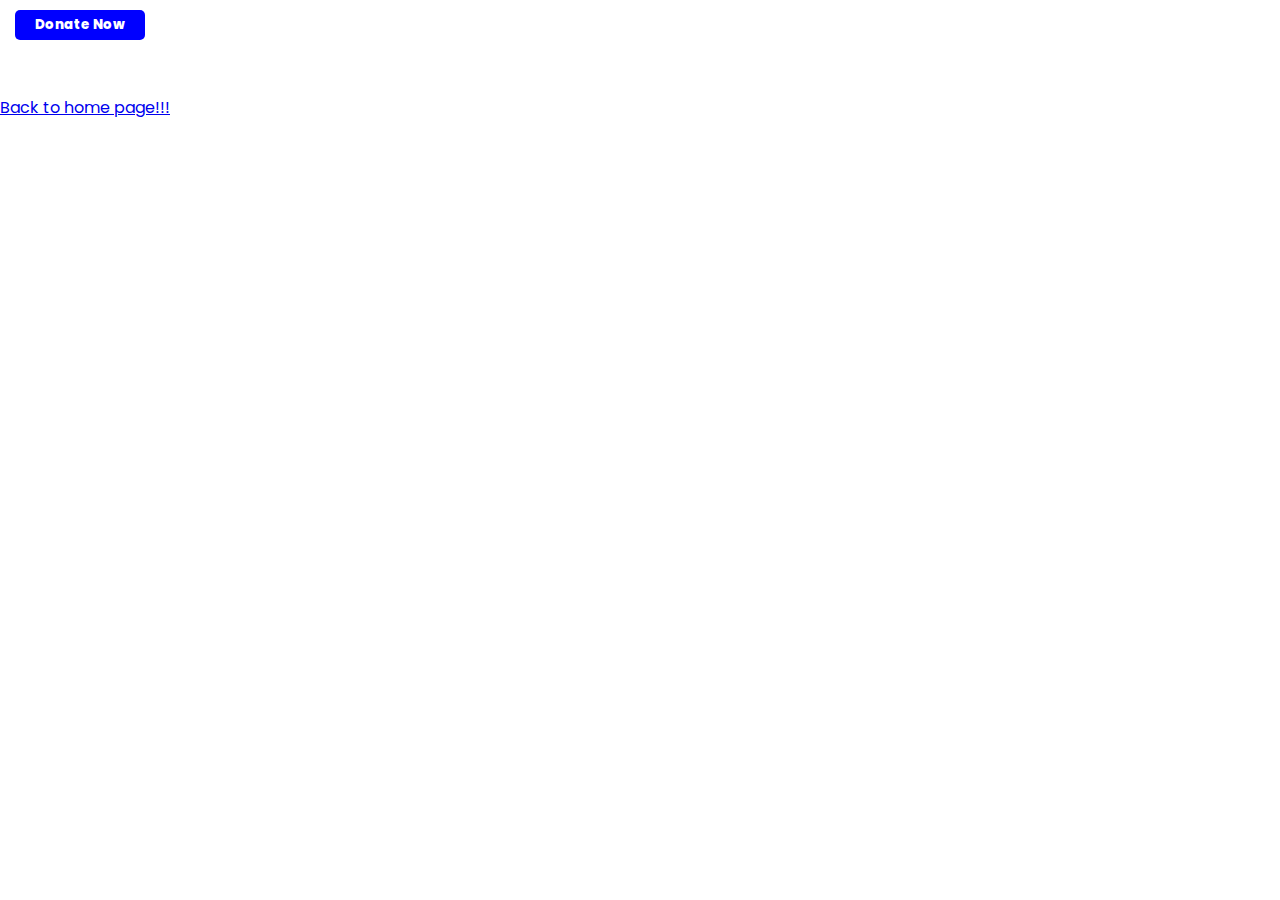
<file: Checkout-button.html>
<!DOCTYPE html>
<html lang="en">
<head>
    <meta charset="UTF-8">
    <meta name="viewport" content="width=device-width, initial-scale=1.0">
    <link rel="stylesheet" href="./css/stylesheet.css">
    <title>Payment</title>
</head>
<body>
    <button class="add-btn" id="add-btn" onclick="openPopup()">Donate Now</button><br><br><br>
    <a href="./index.html">Back to home page!!!</a>
    <div class="popup-overlay" id="popup-overlay">
        <div class="popup-content">
          <span class="close-button" onclick="closePopup()">&times;</span>
            <div class="payment">
              <h1>Make Donation</h1><br>

                    <div class="container">
                        <button class="button" id="onceButton" onclick="selectButton('once')">Once</button>
                        <button class="button" id="monthlyButton" onclick="selectButton('monthly')">Monthly</button>
                    </div><br>

                    <label for="fname">Donation Amount (Br): *</label>
                    <input type="number" id="amount" name="amount" required><br><br>

                    <label for="fname">First Name: *</label>
                    <input type="text" id="fname" name="name" required><br><br>

                    <label for="mname">Middle Name:</label>
                    <input type="text" id="mname" name="name" ><br><br>

                    <label for="lname">Last Name: *</label>
                    <input type="text" id="lname" name="name" required><br><br>

                    <label for="email">Email: *</label>
                    <input type="email" id="email" name="email"><br><br>

                    <div class="button-container">
                        <button class="button credit-card-button" onclick="showForm('card-details-form')">Credit Card</button>
                        <button class="button paypal-button">PayPal</button>
                    </div>
                
                    <div id="card-details-form" class="card-details-form">
                        <!-- Add your credit card form here -->
                        <form>
                            <label for="cnum">Card Number:</label>
                            <input type="password" id="cnum" name="cnum" pattern="[0-9]{13,16}" maxlength="16" required>

                            <label for="expiry">Expiry:</label>
                            <input type="text" id="expiry" name="expiry" oninput="formatExpiryDate()" maxlength="5" placeholder="mm/yy" required><br><br>

                            <label for="cvv">CVV:</label>
                            <input type="password" id="cvv" name="cvv" oninput="limitInputLength(this, 3)" required><br><br>

                            <input type="submit" value="Make Payment">
                        </form>
                    </div>
            </div> 
        </div>
      </div>
</body>
</html>


<script src="./js/script.js"></script>
</file>
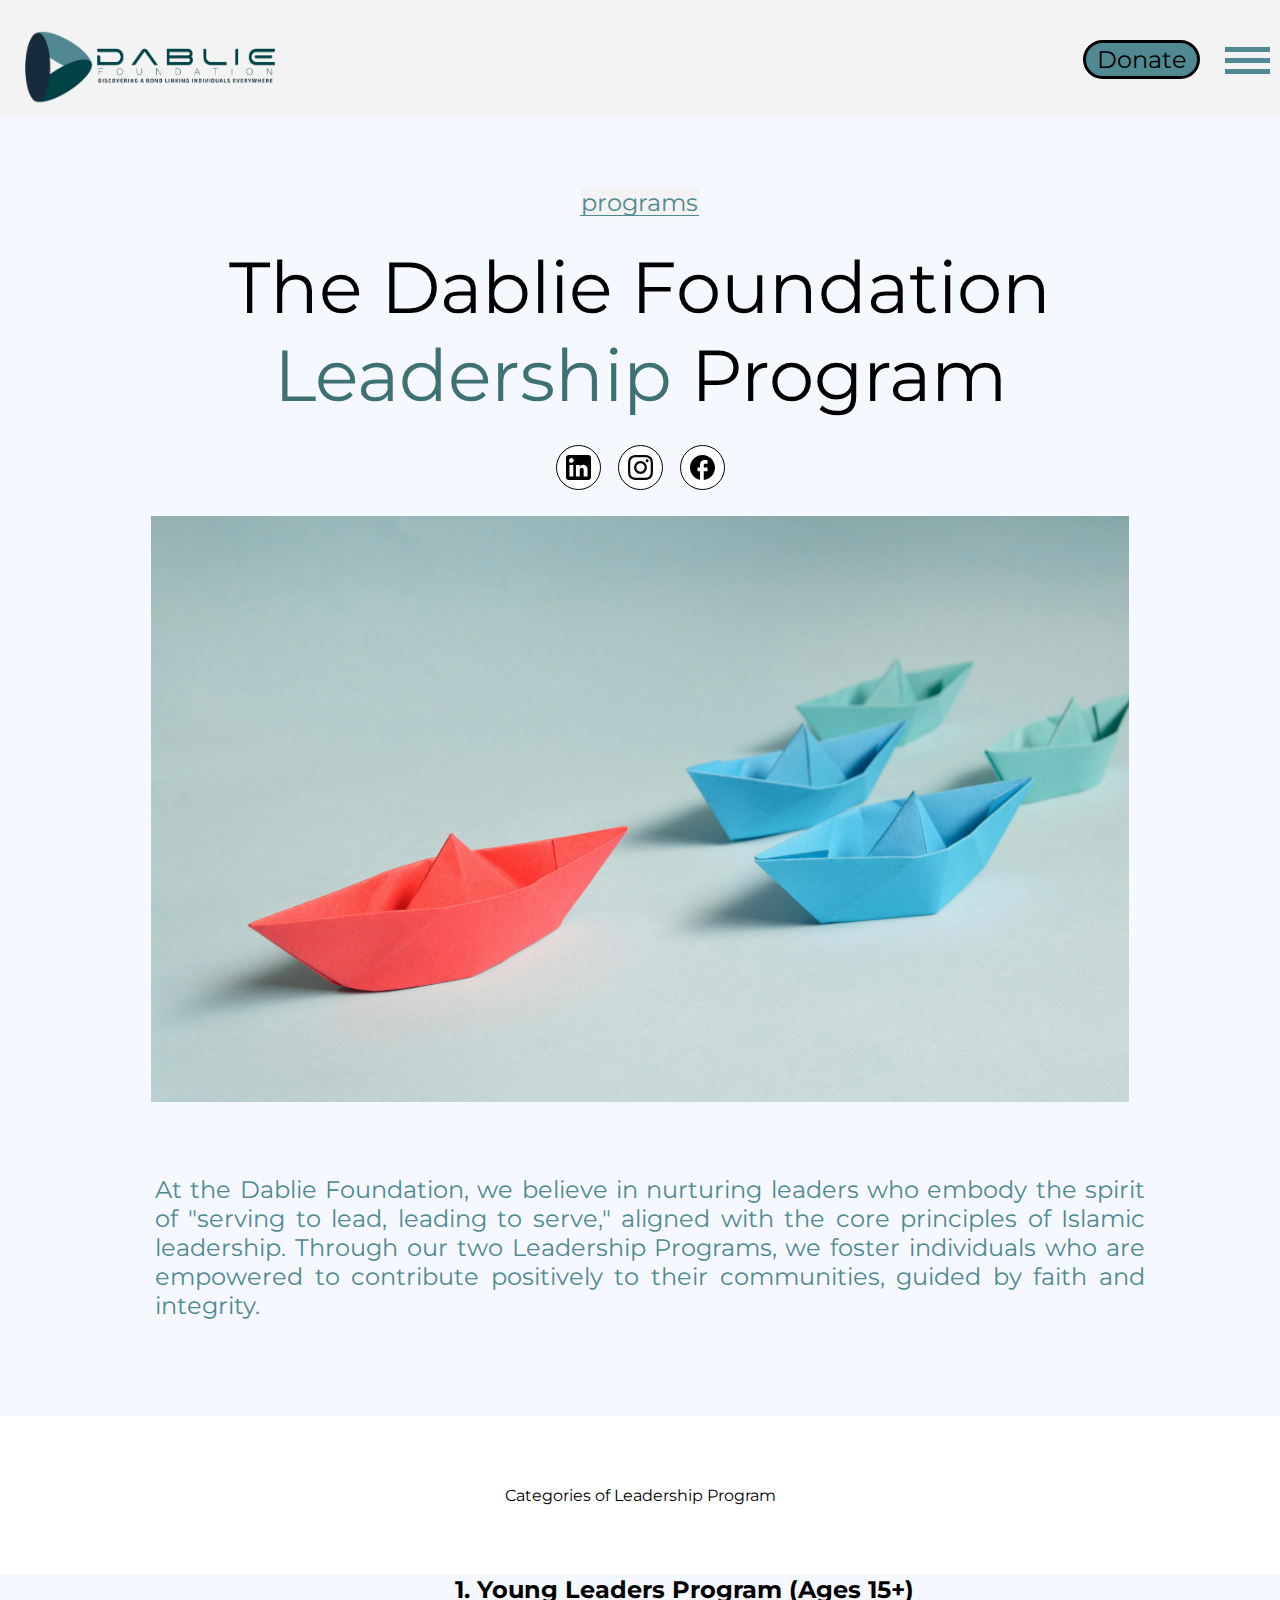
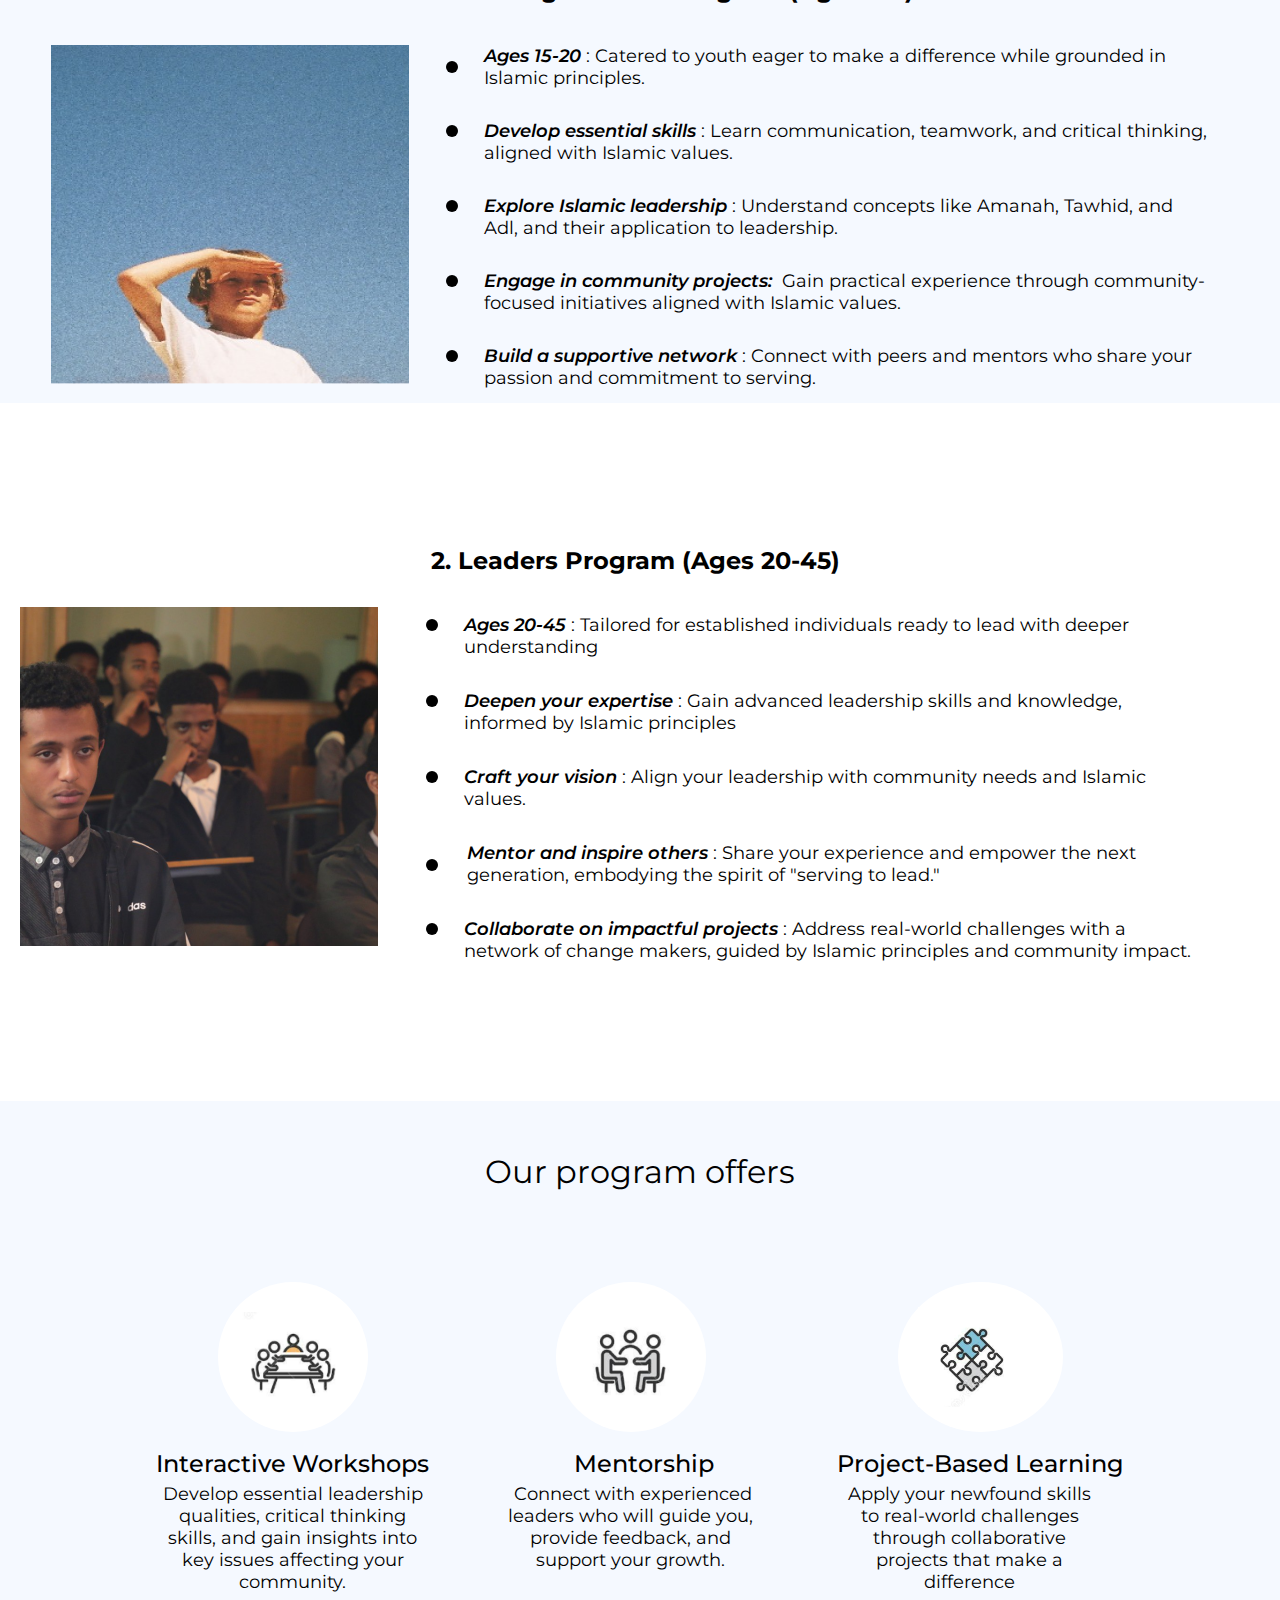
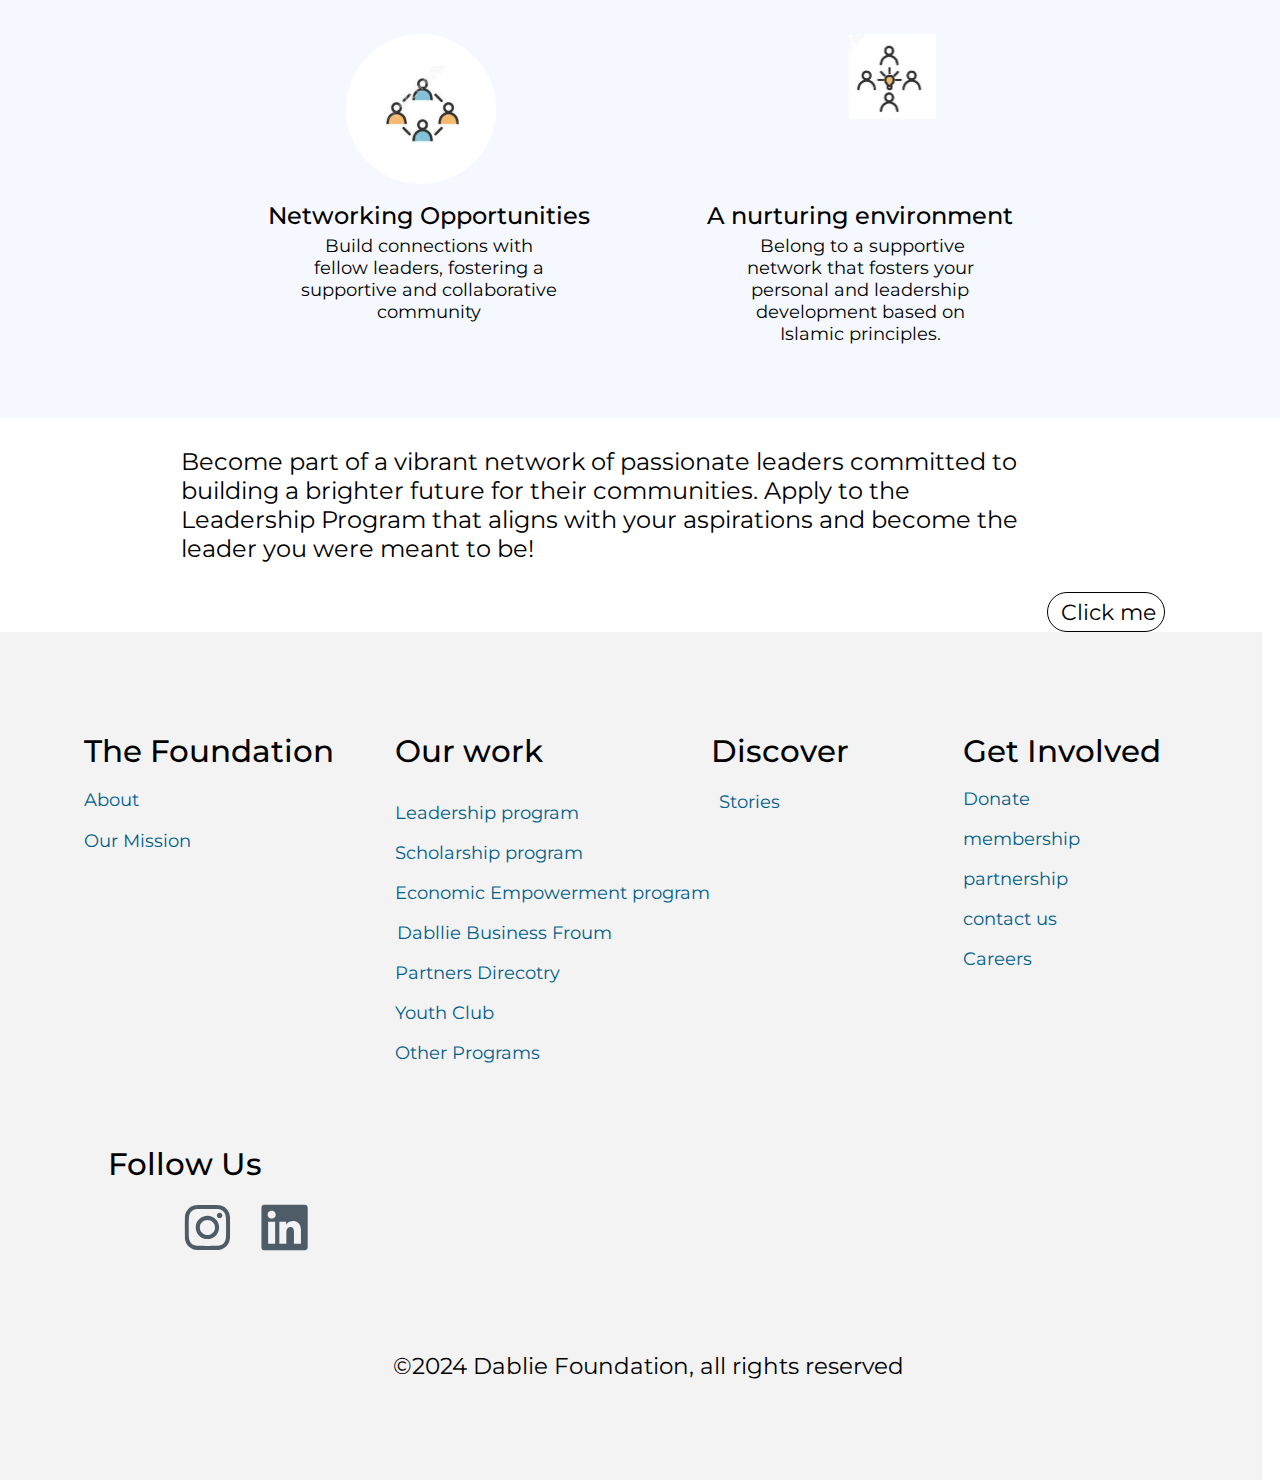
<file: leadership.html>
<!DOCTYPE html>
<html>
  <head>
    <meta charset="utf-8" />
    <meta name="viewport" content="initial-scale=1, width=device-width" />

    <link rel="stylesheet" href="./css/global.css" />
    <link rel="stylesheet" href="./css/leadership.css" />
    <link rel="stylesheet" href="./css/Header.css"/>
    <link rel="stylesheet" href="./css/styles.css"/>
    <link
      rel="stylesheet"
      href="https://fonts.googleapis.com/css2?family=Montserrat:ital,wght@0,400;0,500;0,700;1,600&display=swap"
    />
  </head>
  <body>



    <header>
      <div class="home-pagealt">
      <header class="headerbutton-container">
        <div class="headerbutton-dummy-container">
          <button class="hamburger">
            <div class="bar"></div>
          </button>
          <nav class="mobile-nav">
            <a href="./index.html">Home</a>
            <a href="#">Our Program</a>
            <a href="#">Events</a>
            <a href="#">Stories</a>
            <a href="#">Events</a>
            <a href="#">Donate</a>

          </nav>
          <div class="headerbutton-header">
            <!-- About Dropdown -->
            <div class="dropdown">
              <span class="headerbutton-text Heading3"
                ><a href="./index.html">home</a></span
              >
              <div class="dropdown-content">
                <!-- Dropdown items here -->
              </div>
            </div>
            <!-- Our Program Dropdown -->
            <div class="dropdown">
              <span class="headerbutton-text02 Heading3"
                ><a href="#">Our Program</a></span
              >
              <div class="dropdown-content">
                <!-- Dropdown items here -->
              </div>
            </div>
            <!-- Events Dropdown -->
            <div class="dropdown">
              <span class="headerbutton-text04 Heading3"
                ><a href="#">Events</a></span
              >
              <div class="dropdown-content">
                <!-- Dropdown items here -->
              </div>
            </div>
            <!-- Stories Link -->
            <span class="headerbutton-text06 Heading3">
              <span><a href="#">Stories</a></span>
            </span>
          </div>
          <button class="hamuburger">
            <div class="bar"></div>
          </button>
          <!-- Donate Button -->
          <button class="headerbutton-buttonrounded-nofill">
            <span class="headerbutton-text08 Heading3">
              <span><a href="#">Donate</a></span>
            </span>
          </button>

          <!-- Your other header elements -->
          <div class="headerbutton-frame87"></div>
          <div class="headerbutton-logo">
            <img
              alt="pastedImage"
              src="public2/external/pastedimage-9czm-200h.png"
              class="headerbutton-logo1"
            />
          </div>
        </div>
    </header>


    </header>
    
    
    <div class="leadership-page-final">
      
      
      


      <section class="become-a-part-of">
        <div class="section-1">
          <div class="get-involved">
            <div class="social-icons">
              <div class="footer">
                <div class="programs">programs</div>
                <div class="leadership-program-scholarship"></div>
              </div>
              <h1 class="head-text">
                <span> The Dablie Foundation </span>
                <span class="leadership">Leadership</span>
                <span> Program</span>
              </h1>
              <div class="frame-header">
                <div class="frame-subheader">
                  <img
                    class="icon-linkedin"
                    loading="lazy"
                    alt=""
                    src="./public/iconlinkedin.svg"
                  />

                  <img
                    class="icon-instagram"
                    loading="lazy"
                    alt=""
                    src="./public/iconinstagram.svg"
                  />

                  <img
                    class="icon-facebook"
                    loading="lazy"
                    alt=""
                    src="./public/iconfacebook.svg"
                  />
                </div>
              </div>
              <img
                class="leadership-image-icon"
                loading="lazy"
                alt=""
                src="./public/leadership-image@2x.png"
              />
            </div>
          </div>
          <div class="image">
            <div class="at-the-dablie">
              At the Dablie Foundation, we believe in nurturing leaders who
              embody the spirit of "serving to lead, leading to serve," aligned
              with the core principles of Islamic leadership. Through our two
              Leadership Programs, we foster individuals who are empowered to
              contribute positively to their communities, guided by faith and
              integrity.
            </div>
          </div>
        </div>
      </section>
      <div class="categories-of-leadership-progr-wrapper">
        <h1 class="categories-of-leadership">
          Categories of Leadership Program
        </h1>
      </div>
      <section class="section-2-wrapper">
        <div class="section-2">
          <div class="mentorship1">
            <b class="young-leaders-program"
              >1. Young Leaders Program (Ages 15+)</b
            >
          </div>
          <div class="frame-projects">
            <img
              class="program-image-icon"
              loading="lazy"
              alt=""
              src="./public/program-image@2x.png"
            />

            <div class="bullet-points">
              <div class="first">
                <input class="bullet" class="customCSS" type="radio" />

                <div class="ages-15-20-catered-to-container">
                  <i class="ages-15-20">Ages 15-20</i>
                  <span
                    >: Catered to youth eager to make a difference while
                    grounded in Islamic principles.</span
                  >
                </div>
              </div>
              <div class="second">
                <div class="bullet-wrapper">
                  <input class="bullet" type="radio" />
                </div>
                <div class="develop-essential-skills-lear-container">
                  <i class="develop-essential-skills"
                    >Develop essential skills</i
                  >
                  <span
                    >: Learn communication, teamwork, and critical thinking,
                    aligned with Islamic values.</span
                  >
                </div>
              </div>
              <div class="third">
                <div class="bullet-container">
                  <input class="bullet" type="radio" />
                </div>
                <div class="explore-islamic-leadership-un-container">
                  <i class="explore-islamic-leadership"
                    >Explore Islamic leadership</i
                  >
                  <span
                    >: Understand concepts like Amanah, Tawhid, and Adl, and
                    their application to leadership.</span
                  >
                </div>
              </div>
              <div class="forth">
                <div class="bullet-frame">
                  <input class="bullet" type="radio" />
                </div>
                <div class="engage-in-community-container">
                  <i class="engage-in-community"
                    >Engage in community projects: </i
                  >
                  <span
                    >Gain practical experience through community-focused
                    initiatives aligned with Islamic values.</span
                  >
                </div>
              </div>
              <div class="fifth">
                <div class="frame-div">
                  <input class="bullet" type="radio" />
                </div>
                <div class="build-a-supportive-container">
                  <i class="build-a-supportive">Build a supportive network</i>
                  <span
                    >: Connect with peers and mentors who share your passion and
                    commitment to serving.</span
                  >
                </div>
              </div>
            </div>
          </div>
        </div>
      </section>
      <section class="scholarshipprogram">
        <div class="leadership-hub">
          <div class="essential-skills">
            <b class="leaders-program-ages">2. Leaders Program (Ages 20-45)</b>
          </div>
          <div class="project-learning">
            <img
              class="photo-2024-03-01-01-12-11-1-icon"
              loading="lazy"
              alt=""
              src="./public/photo-20240301-011211-1@2x.png"
            />

            <div class="supportive-environment">
              <div class="bullet-points1">
                <div class="first1">
                  <div class="careers-and-more">
                    <input class="bullet" type="radio" />
                  </div>
                  <div class="ages-20-45-tailored-for-container">
                    <i class="ages-20-45">Ages 20-45</i>
                    <span
                      >: Tailored for established individuals ready to lead with
                      deeper understanding</span
                    >
                  </div>
                </div>
                <div class="second1">
                  <div class="bullet-wrapper1">
                    <input class="bullet" type="radio" />
                  </div>
                  <div class="deepen-your-expertise-gain-container">
                    <i class="deepen-your-expertise">Deepen your expertise</i>
                    <span
                      >: Gain advanced leadership skills and knowledge, informed
                      by Islamic principles</span
                    >
                  </div>
                </div>
                <div class="third1">
                  <div class="bullet-wrapper2">
                    <input class="bullet" type="radio" />
                  </div>
                  <div class="craft-your-vision-align-container">
                    <i class="craft-your-vision">Craft your vision</i>
                    <span
                      >: Align your leadership with community needs and Islamic
                      values.</span
                    >
                  </div>
                </div>
                <div class="forth1">
                  <div class="bullet-wrapper3">
                    <input class="bullet" type="radio">
                  </div>
                  <div class="mentor-and-inspire-container">
                    <i class="mentor-and-inspire">Mentor and inspire others</i>
                    <span
                      >: Share your experience and empower the next generation,
                      embodying the spirit of "serving to lead."</span
                    >
                  </div>
                </div>
                <div class="fifth1">
                  <div class="bullet-wrapper4">
                    <input class="bullet" type="radio" />
                  </div>
                  <div class="collaborate-on-impactful-container">
                    <i class="collaborate-on-impactful"
                      >Collaborate on impactful projects</i
                    >
                    <span
                      >: Address real-world challenges with a network of change
                      makers, guided by Islamic principles and community
                      impact.</span
                    >
                  </div>
                </div>
              </div>
            </div>
          </div>
        </div>
      </section>
      <section class="foundation-mission">
        <div class="section-4-the-programs-we-off">
          <h2 class="our-program-offers">Our program offers</h2>
          <div class="get-involved1">
            <div class="follow-us">
              <div class="frame-parent">
                <div class="frame-wrapper">
                  <div class="ellipse-parent">
                    <div class="frame-child"></div>
                    <img
                      class="image-1-icon"
                      loading="lazy"
                      alt=""
                      src="./public/image-1@2x.png"
                    />
                  </div>
                </div>
                <div class="leadership-program">
                  <div class="interactive-workshops">Interactive Workshops</div>
                  <div class="develop-essential-leadership">
                    Develop essential leadership qualities, critical thinking
                    skills, and gain insights into key issues affecting your
                    community.
                  </div>
                </div>
              </div>
              <div class="interactive-workshops1">
                <div class="interactive-workshops-inner">
                  <div class="ellipse-group">
                    <div class="frame-item"></div>
                    <img
                      class="image-2-icon"
                      loading="lazy"
                      alt=""
                      src="./public/image-2@2x.png"
                    />
                  </div>
                </div>
                <div class="mentorship-parent">
                  <div class="mentorship2">
                    <div class="mentorship3">Mentorship</div>
                  </div>
                  <div class="connect-with-experienced">
                     Connect with experienced leaders who will guide you,
                    provide feedback, and support your growth.
                  </div>
                </div>
              </div>
              <div class="project-based-learning1">
                <div class="networking-opportunities-wrapper">
                  <div class="networking-opportunities">
                    <div class="supportive-network-parent">
                      <div class="supportive-network"></div>
                      <img
                        class="image-3-icon"
                        loading="lazy"
                        alt=""
                        src="./public/image-3@2x.png"
                      />
                    </div>
                  </div>
                </div>
                <div class="project-based-learning-parent">
                  <div class="project-based-learning2">
                    Project-Based Learning
                  </div>
                  <div class="apply-your-newfound">
                    Apply your newfound skills to real-world challenges through
                    collaborative projects that make a difference
                  </div>
                </div>
              </div>
            </div>
            <div class="header-layout">
              <div class="inner-container">
                <div class="button-rounded">
                  <div class="mentorship-frame">
                    <div class="ellipse">
                      <div class="image-rectangle">
                        <div class="leadership-program1"></div>
                        <img
                          class="image-4-icon"
                          loading="lazy"
                          alt=""
                          src="./public/image-4@2x.png"
                        />
                      </div>
                    </div>
                    <div class="project-based-learning3">
                      <img
                        class="networking-opportunities-icon"
                        alt=""
                        src="./public/networking-opportunities.svg"
                      />

                      <img
                        class="image-5-icon"
                        loading="lazy"
                        alt=""
                        src="./public/image-5@2x.png"
                      />
                    </div>
                  </div>
                </div>
                <div class="vibrant-network">
                  <div class="networking-opportunities-parent">
                    <div class="networking-opportunities1">
                      Networking Opportunities
                    </div>
                    <div class="build-connections-with">
                      Build connections with fellow leaders, fostering a
                      supportive and collaborative community
                    </div>
                  </div>
                  <div class="a-nurturing-environment-parent">
                    <div class="a-nurturing-environment">
                      A nurturing environment
                    </div>
                    <div class="belong-to-a-container">
                      <p class="belong-to-a">
                         Belong to a supportive network that fosters your
                        personal and leadership development based on Islamic
                        principles.
                      </p>
                    </div>
                  </div>
                </div>
              </div>
            </div>
          </div>
        </div>
      </section>
      <section class="leadership-page-final-inner">
        <div class="become-part-of-a-vibrant-netwo-parent">
          <div class="become-part-of">
            Become part of a vibrant network of passionate leaders committed to
            building a brighter future for their communities. Apply to the
            Leadership Program that aligns with your aspirations and become the
            leader you were meant to be!
          </div>
          <div class="leader-connect">
            <button class="button-rounded-no-fill">
              <div class="donate1">Click me</div>
            </button>
          </div>
        </div>
      </section>
<footer class="footer1">
        <div class="vibrant-network1">
          <div class="become-part-of1">
            <div class="about-our-mission">
              <div class="the-foundation">The Foundation</div>
              <div class="about1">About</div>
              <div class="our-mission">Our Mission</div>
            </div>
            <div class="leadership-programs">
              <div class="scholarship-program">
                <div class="economic-empowerment">
                  <div class="our-work">Our work</div>
                </div>
                <div class="youth-club">
                  <div class="leadership-program2">Leadership program</div>
                  <div class="scholarship-program1">Scholarship program</div>
                  <div class="economic-empowerment-program">
                    Economic Empowerment program
                  </div>
                  <div class="dablie-business-forum">
                    <div class="dabllie-business-froum">
                      Dabllie Business Froum
                    </div>
                  </div>
                  <div class="partners-direcotry">Partners Direcotry</div>
                  <div class="youth-club1">Youth Club</div>
                  <div class="other-programs">Other Programs</div>
                </div>
              </div>
              <div class="stories1">
                <div class="discover">Discover</div>
                <div class="social-icons1">
                  <div class="stories2">Stories</div>
                </div>
              </div>
            </div>
          </div>
          <div class="footer-layout">
            <div class="contact-us-careers">
              <div class="get-involved2">Get Involved</div>
            </div>
            <div class="donate2">Donate</div>
            <div class="membership">membership</div>
            <div class="partnership">partnership</div>
            <div class="contact-us">contact us</div>
            <div class="careers">Careers</div>
          </div>
        </div>
        <div class="social-icons-social-icons">
          <div class="discover-section">
            <div class="social-icons-row">
              <div class="follow-us1">Follow Us</div>
            </div>
            <div class="social-icons-parent">
              <img
                class="social-icons2"
                loading="lazy"
                alt=""
                src="./public/social-icons.svg"
              />

              <img
                class="social-icons3"
                alt=""
                src="./public/social-icons-1.svg"
              />

              <img
                class="social-icons4"
                alt=""
                src="./public/social-icons-2.svg"
              />
            </div>
          </div>
        </div>
        <div class="copyright-info">
          <div class="dablie-foundation-all">
            ©2024 Dablie Foundation, all rights reserved
          </div>
        </div>
      </footer>
    </div>

      <script src="./js/script.js"></script>
  </body>
</html>
</file>
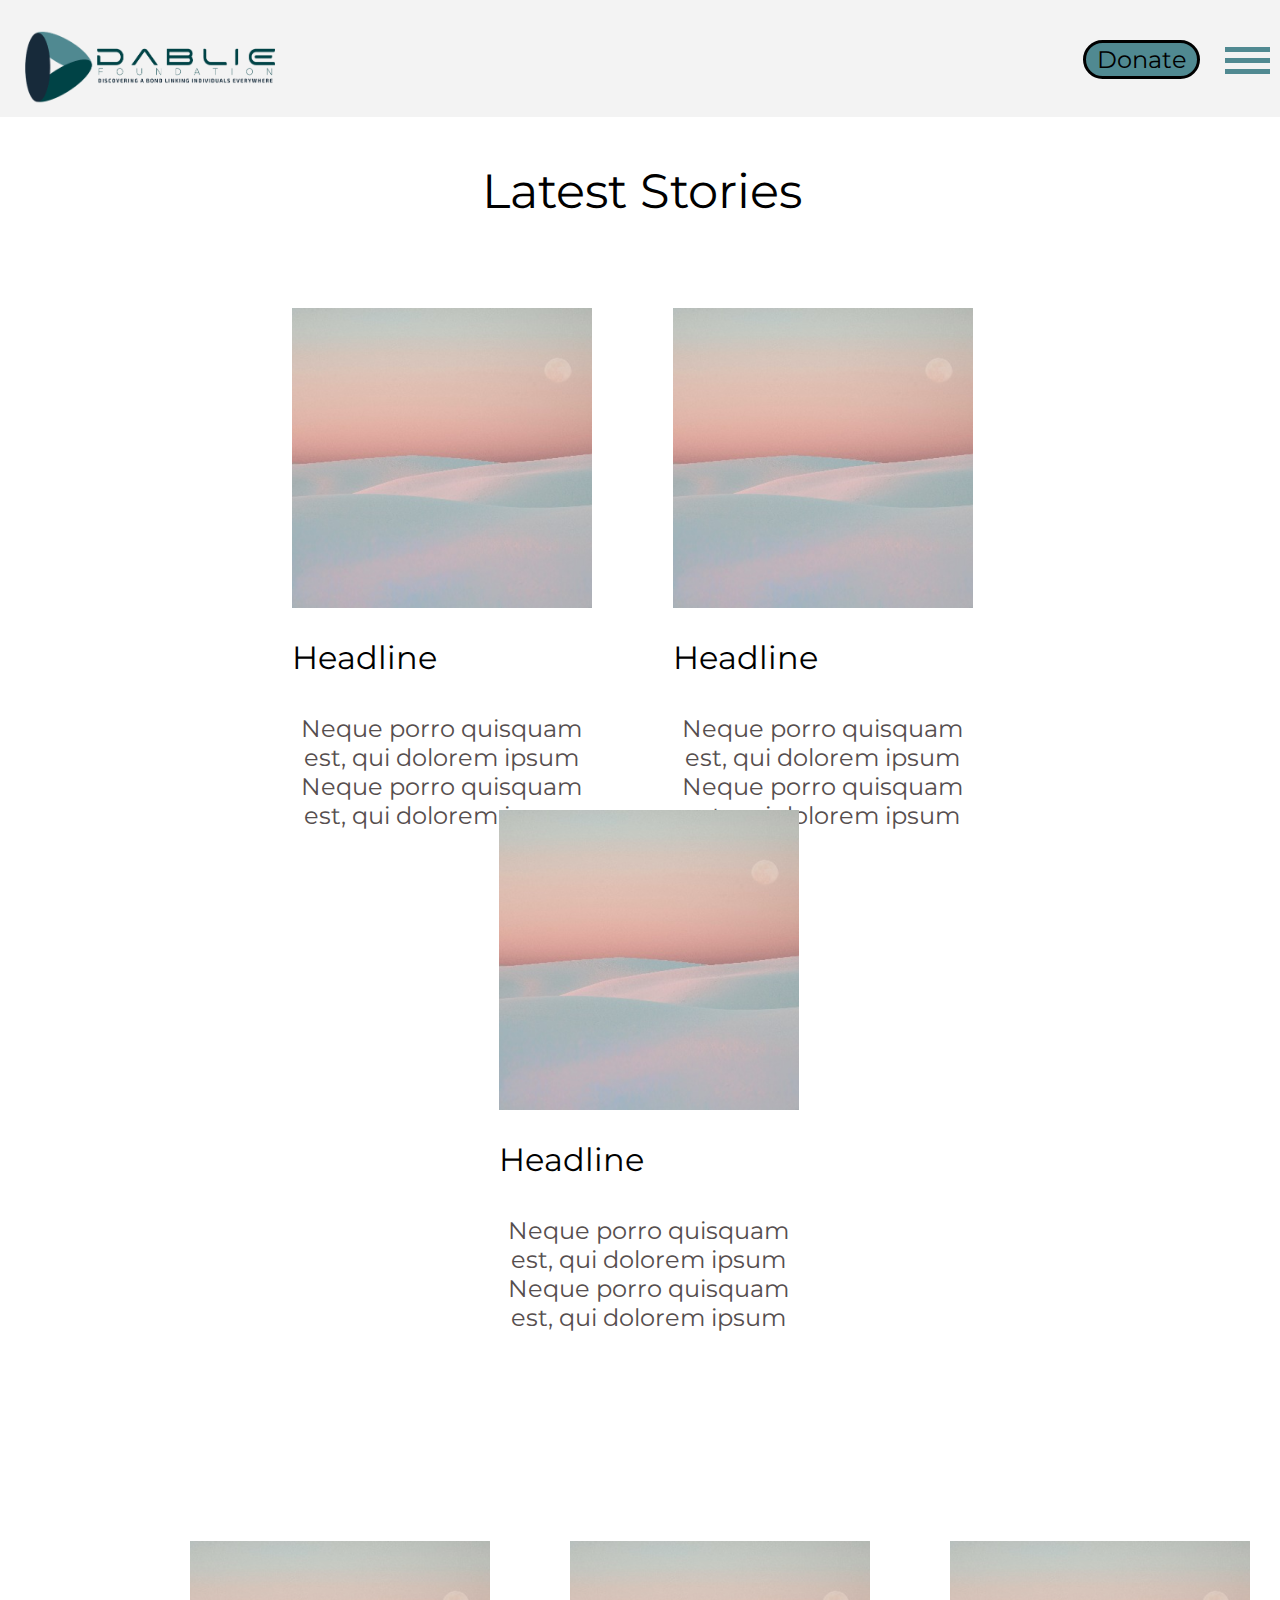
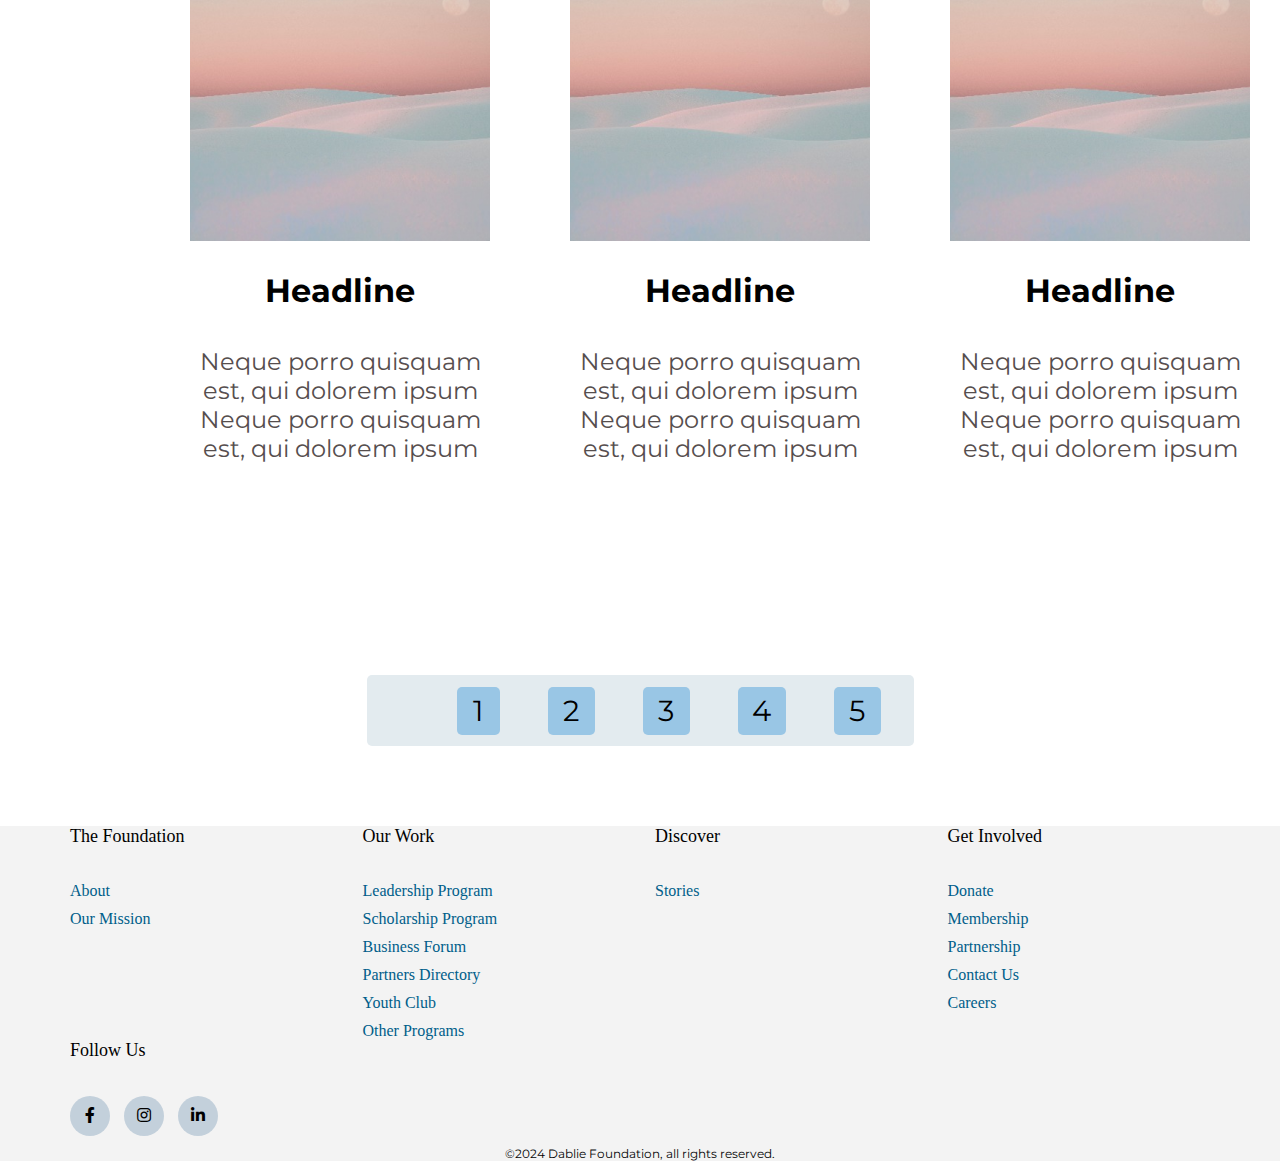
<file: stories.html>
<!DOCTYPE html>
<html>
  <head>
    <meta charset="utf-8" />
    <meta name="viewport" content="initial-scale=1, width=device-width" />

    <link rel="stylesheet" href="./css/globalStories.css" />
    <link rel="stylesheet" href="./css/stories.css" />
    <link rel="stylesheet" href="./css/Header.css"/>
    <link rel="stylesheet" href="./css/styles.css"/>
    <link
    rel="stylesheet"
    type="text/css"
    href="https://cdnjs.cloudflare.com/ajax/libs/font-awesome/5.15.1/css/all.min.css"
  />
  <style data-tag="reset-style-sheet">
    html {  line-height: 1.15;}body {  margin: 0;}* {  box-sizing: border-box;  border-width: 0;  border-style: solid;}p,li,ul,pre,div,h1,h2,h3,h4,h5,h6,figure,blockquote,figcaption {  margin: 0;  padding: 0;}button {  background-color: transparent;}button,input,optgroup,select,textarea {  font-family: inherit;  font-size: 100%;  line-height: 1.15;  margin: 0;}button,select {  text-transform: none;}button,[type="button"],[type="reset"],[type="submit"] {  -webkit-appearance: button;}button::-moz-focus-inner,[type="button"]::-moz-focus-inner,[type="reset"]::-moz-focus-inner,[type="submit"]::-moz-focus-inner {  border-style: none;  padding: 0;}button:-moz-focus,[type="button"]:-moz-focus,[type="reset"]:-moz-focus,[type="submit"]:-moz-focus {  outline: 1px dotted ButtonText;}a {  color: inherit;  text-decoration: inherit;}input {  padding: 2px 4px;}img {  display: block;}html { scroll-behavior: smooth  }
  </style>
    <link
      rel="stylesheet"
      href="https://fonts.googleapis.com/css2?family=Montserrat:wght@400;500;600;700&display=swap"
    />
  </head>
  <body>
    <header class="headerbutton-container">
      <div class="headerbutton-dummy-container">
        <button class="hamburger">
          <div class="bar"></div>
        </button>
        <nav class="mobile-nav">
          <a href="./index.html">Home</a>
          <a href="#">Our Program</a>
          <a href="#">Events</a>
          <a href="#">Stories</a>
        </nav>
        <div class="headerbutton-header">
          <!-- About Dropdown -->
          <div class="dropdown">
            <span class="headerbutton-text Heading3"
              ><a href="./index.html">home</a></span
            >
            <div class="dropdown-content">
              <!-- Dropdown items here -->
            </div>
          </div>
          <!-- Our Program Dropdown -->
          <div class="dropdown">
            <span class="headerbutton-text02 Heading3"
              ><a href="#">Our Program</a></span
            >
            <div class="dropdown-content">
              <!-- Dropdown items here -->
            </div>
          </div>
          <!-- Events Dropdown -->
          <div class="dropdown">
            <span class="headerbutton-text04 Heading3"
              ><a href="#">Events</a></span
            >
            <div class="dropdown-content">
              <!-- Dropdown items here -->
            </div>
          </div>
          <!-- Stories Link -->
          <span class="headerbutton-text06 Heading3">
            <span><a href="#">Stories</a></span>
          </span>
        </div>
        <button class="hamuburger">
          <div class="bar"></div>
        </button>
        <!-- Donate Button -->
        <button class="headerbutton-buttonrounded-nofill">
          <span class="headerbutton-text08 Heading3">
            <span><a href="#">Donate</a></span>
          </span>
        </button>

        <!-- Your other header elements -->
        <div class="headerbutton-frame87"></div>
        <div class="headerbutton-logo">
          <img
            alt="pastedImage"
            src="./public2/external/pastedimage-9czm-200h.png"
            class="headerbutton-logo1"
          />
        </div>
      </div>
    </header>
    <div class="news-page">
      <div class="inner-frame">
        <h1 class="latest-stories">Latest Stories</h1>
      </div>
      <main class="section-frame">
        <section class="section-1">
          <div class="stories">
            <img
              class="sub-headline-text"
              loading="lazy"
              alt=""
              src="./public/rectangle-38@2x.png"
            />

            <div class="headline">Headline</div>
            <div class="neque-porro-quisquam">
              Neque porro quisquam est, qui dolorem ipsum Neque porro quisquam
              est, qui dolorem ipsum
            </div>
          </div>
          <div class="another-section-frame">
            <div class="stories1">
              <img
                class="child-rectangle-icon"
                alt=""
                src="./public/rectangle-38@2x.png"
              />

              <div class="headline1">Headline</div>
              <div class="neque-porro-quisquam1">
                Neque porro quisquam est, qui dolorem ipsum Neque porro quisquam
                est, qui dolorem ipsum
              </div>
            </div>
          </div>
          <div class="stories2">
            <img
              class="stories-child"
              alt=""
              src="./public/rectangle-38@2x.png"
            />

            <div class="headline2">Headline</div>
            <div class="neque-porro-quisquam2">
              Neque porro quisquam est, qui dolorem ipsum Neque porro quisquam
              est, qui dolorem ipsum
            </div>
          </div>
        </section>
        <div class="section-2">
          <div class="stories3">
            <img
              class="nested-frames-icon"
              alt=""
              src="./public/rectangle-38@2x.png"
            />

            <b class="headline3">Headline</b>
            <div class="neque-porro-quisquam3">
              Neque porro quisquam est, qui dolorem ipsum Neque porro quisquam
              est, qui dolorem ipsum
            </div>
          </div>
          <div class="stories4">
            <img
              class="stories-item"
              alt=""
              src="./public/rectangle-38@2x.png"
            />

            <b class="headline4">Headline</b>
            <div class="neque-porro-quisquam4">
              Neque porro quisquam est, qui dolorem ipsum Neque porro quisquam
              est, qui dolorem ipsum
            </div>
          </div>
          <div class="stories5">
            <img
              class="stories-inner"
              alt=""
              src="./public/rectangle-38@2x.png"
            />

            <b class="headline5">Headline</b>
            <div class="neque-porro-quisquam5">
              Neque porro quisquam est, qui dolorem ipsum Neque porro quisquam
              est, qui dolorem ipsum
            </div>
          </div>
        </div>
      </main>
      <div class="page-selector">
        <div class="rectangle-parent">
          <div class="frame-child"></div>
          <div class="page-selector-frames"><a href="#">1</a></div>
        </div>
        <div class="rectangle-group">
          <div class="frame-item"></div>
          <div class="div"><a href="#">2</a></div>
        </div>
        <div class="rectangle-container">
          <div class="frame-inner"></div>
          <div class="div1"><a href="#">3</a></div>
        </div>
        <div class="frame-div">
          <div class="rectangle-div"></div>
          <div class="div2"><a href="#">4</a></div>
        </div>
        <div class="simple-frame">
          <div class="inner-frame1">
            <div class="inner-frame-child"></div>
            <div class="empty-text-label"><a href="#">5</a></div>
          </div>
        </div>
        
      </div>
    </div>
    <footer class="footer" id="ftr">
      <div class="container">
        <div class="row">
          <div class="footer-col">
            <h4>The Foundation</h4>
            <ul>
              <li><a href="#">About</a></li>
              <li><a href="#">Our Mission</a></li>
            </ul>
          </div>
          <div class="footer-col">
            <h4>Our work</h4>
            <ul>
              <li><a href="#">Leadership Program</a></li>
              <li><a href="#">Scholarship Program </a></li>
              <li><a href="#">Business Forum</a></li>
              <li><a href="#">Partners Directory</a></li>
              <li><a href="#">Youth Club</a></li>
              <li><a href="#">Other Programs</a></li>
            </ul>
          </div>
          <div class="footer-col">
            <h4>Discover</h4>
            <ul>
              <li><a href="#">Stories</a></li>
            </ul>
          </div>
          <div class="footer-col">
            <h4>Get Involved</h4>
            <ul>
              <li><a href="#">Donate</a></li>
              <li><a href="#">Membership</a></li>
              <li><a href="#">Partnership</a></li>
              <li><a href="#">Contact Us</a></li>
              <li><a href="#">Careers</a></li>
            </ul>
          </div>
          <div class="footer-col">
            <h4>Follow Us</h4>
            <div class="social-links">
              <a href="#"><i class="fab fa-facebook-f"></i></a>
              <a href="#"><i class="fab fa-instagram"></i></a>
              <a href="#"><i class="fab fa-linkedin-in"></i></a>
            </div>
          </div>
        </div>
        <div>
          <h6 class="footer-copy">
            ©2024 Dablie Foundation, all rights reserved.
          </h6>
        </div>
      </div>
    </footer>
    <script src="./js/script.js"></script>
  </body>
</html>
</file>
<file: css/global.css>
body {
  margin: 0;
  line-height: normal;
}

:root {
  /* fonts */
  --heading-4: Montserrat;

  /* font sizes */
  --font-size-lgi: 19px;
  --font-size-12xl-1: 31.1px;
  --font-size-6xl: 25px;
  --heading-4-size: 18px;
  --heading-3-size: 24px;
  --heading-2-size: 32px;
  --font-size-7xl: 26px;
  --font-size-29xl: 48px;
  --font-size-10xl: 29px;
  --font-size-19xl: 38px;
  --font-size-3xl-2: 22.2px;

  /* Colors */
  --color-white: #fff;
  --dablie-grey-300: #f3f3f3;
  --color-black: #000;
  --link-color: #005e8a;
  --color-darkslategray-100: #333;
  --color-darkslategray-200: rgba(51, 51, 51, 0.09);
  --dablie-grey-200: #f5f9ff;
  --dablie-grey-950: #141a1e;
  --ms-grey-200: #e3ebef;
  --dablie-primary-3: #508991;

  /* Gaps */
  --gap-59xl: 78px;
  --gap-xl: 20px;
  --gap-13xl: 32px;
  --gap-lg: 18px;
  --gap-0: 0px;
  --gap-36xl: 55px;
  --gap-15xl: 34px;
  --gap-9xl: 28px;
  --gap-18xl: 37px;
  --gap-88xl: 107px;
  --gap-20xl: 39px;
  --gap-3xs: 10px;

  /* Paddings */
  --padding-113xl: 132px;
  --padding-2xl: 21px;
  --padding-xl: 20px;
  --padding-37xl: 56px;
  --padding-67xl: 86px;
  --padding-11xs: 2px;
  --padding-5xs: 8px;
  --padding-7xs: 6px;
  --padding-8xs: 5px;
  --padding-6xs: 7px;
  --padding-sm: 14px;
  --padding-9xs: 4px;
  --padding-smi: 13px;
  --padding-155xl: 174px;
  --padding-68xl: 87px;
  --padding-3xs: 10px;
  --padding-4xl: 23px;
  --padding-112xl: 131px;
  --padding-36xl: 55px;
  --padding-66xl: 85px;
  --padding-9xl: 28px;
  --padding-5xl: 24px;
  --padding-13xl: 32px;
  --padding-32xl: 51px;
  --padding-15xl: 34px;
  --padding-31xl: 50px;

  /* Border radiuses */
  --br-2xl: 21px;
  --br-2xl-5: 21.5px;
  --br-lg: 18px;
  --br-6xl: 25px;
}
</file>
<file: css/index.css>
.logoplustext-icon {
  height: 118px;
  width: 302px;
  position: relative;
  object-fit: cover;
}
.header-child {
  height: 893px;
  width: 1439px;
  overflow: hidden;
  flex-shrink: 0;
  display: none;
  max-width: 100%;
}
.about,
.header-child,
.vector-icon {
  position: relative;
}
.vector-icon {
  width: 15px;
  height: 7.6px;
}
.economic-empowerment-program-f {
  height: 15px;
  display: flex;
  flex-direction: column;
  align-items: flex-start;
  justify-content: flex-start;
  padding: 0 0 var(--padding-6xs);
  box-sizing: border-box;
}
.about-parent {
  display: flex;
  flex-direction: row;
  align-items: flex-end;
  justify-content: flex-start;
  padding: 0 var(--padding-9xs) 0 0;
  gap: 0 12px;
  text-align: center;
}
.our-program {
  position: relative;
  white-space: nowrap;
}
.vector-icon1 {
  width: 15px;
  height: 7.6px;
  position: relative;
}
.our-program-parent,
.vector-wrapper {
  display: flex;
  justify-content: flex-start;
}
.vector-wrapper {
  height: 15px;
  flex-direction: column;
  align-items: flex-start;
  padding: 0 0 var(--padding-6xs);
  box-sizing: border-box;
}

.our-program-parent {
  flex-direction: row;
  align-items: flex-end;
  gap: 0 12px;
}
.events,
.vector-icon2 {
  position: relative;
}
.vector-icon2 {
  width: 15px;
  height: 7.6px;
}
.events-parent,
.vector-container {
  display: flex;
  justify-content: flex-start;
}
.vector-container {
  height: 15px;
  flex-direction: column;
  align-items: flex-start;
  padding: 0 0 var(--padding-6xs);
  box-sizing: border-box;
}
.events-parent {
  flex-direction: row;
  align-items: flex-end;
  padding: 0 var(--padding-sm) 0 0;
  gap: 0 18px;
}
.stories {
  position: relative;
}
.frame-parent,
.header-inner {
  display: flex;
  align-items: flex-start;
  justify-content: flex-start;
}
.frame-parent {
  flex-direction: row;
  gap: 0 32px;
}
.header-inner {
  flex-direction: column;
  padding: 15px 0 0;
  box-sizing: border-box;
  max-width: 100%;
}
.button-child {
  height: 43px;
  width: 116px;
  position: relative;
  border-radius: var(--br-2xl-5);
  background-color: var(--dablie-primary-3);
  border: 2px solid var(--color-black);
  box-sizing: border-box;
  display: none;
}
.donate {
  width: 90px;
  position: relative;
  font-size: var(--heading-3-size);
  font-family: var(--heading-4);
  color: var(--color-white);
  text-align: left;
  display: inline-block;
  z-index: 1;
}
.button {
  cursor: pointer;
  border: 2px solid var(--color-black);
  padding: var(--padding-6xs) var(--padding-smi) var(--padding-6xs)
    var(--padding-5xs);
  background-color: var(--dablie-primary-3);
  align-self: stretch;
  border-radius: var(--br-2xl-5);
  display: flex;
  flex-direction: row;
  align-items: center;
  justify-content: center;
}
.button:hover {
  background-color: #69a3ab;
  border: 2px solid var(--color-darkslategray-100);
  box-sizing: border-box;
}
.get-involved-frame,
.header {
  display: flex;
  box-sizing: border-box;
}
.get-involved-frame {
  width: 116px;
  flex-direction: column;
  align-items: flex-start;
  justify-content: flex-start;
  padding: 17px 0 0;
}
.header {
  align-self: stretch;
  background-color: var(--dablie-grey-300);
  overflow: hidden;
  flex-direction: row;
  align-items: center;
  justify-content: center;
  padding: var(--padding-8xs) var(--padding-xl) var(--padding-8xs)
    var(--padding-5xl);
  gap: 0 96px;
  max-width: 100%;
  text-align: left;
  font-size: var(--heading-3-size);
  color: var(--color-black);
  font-family: var(--heading-4);
}
.our-mission-is {
  margin: 0 auto;
  position: relative;
  font-size: 32px;
  font-weight: 500;
  white-space: pre-wrap;
  display: inline-block;
  max-width: 100%;
}
.program-container-child {
  height: 43px;
  width: 323px;
  position: relative;
  border-radius: var(--br-2xl-5);
  border: 2px solid var(--color-black);
  box-sizing: border-box;
  display: none;
  max-width: 100%;
}
.see-our-work {
  position: relative;
  font-size: var(--heading-3-size);
  font-family: var(--heading-4);
  color: var(--dablie-grey-950);
  text-align: left;
  z-index: 1;
}
.header-container,
.program-container {
  display: flex;
  flex-direction: row;
  box-sizing: border-box;
  max-width: 100%;
}
.program-container {
  cursor: pointer;
  border: 2px solid var(--color-black);
  padding: var(--padding-6xs) var(--padding-4xl) var(--padding-6xs)
    var(--padding-9xl);
  background-color: transparent;
  border-radius: var(--br-2xl-5);
  align-items: center;
  justify-content: center;
}
.button1:hover,
.learnmore-button1:hover,
.learnmore-button2:hover,
.learnmore-button3:hover,
.learnmore-button4:hover,
.learnmore-button5:hover,
.learnmore-button6:hover,
.learnmore-button:hover,
.program-container:hover {
  background-color: var(--color-darkslategray-200);
  border: 2px solid var(--color-darkslategray-100);
  box-sizing: border-box;
}
.header-container {
  align-items: flex-start;
  justify-content: flex-start;
  padding: 0 var(--padding-8xs) 0 0;
}
.logo-icon {
  width: 76px;
  height: 89px;
  position: relative;
  object-fit: cover;
  display: none;
}
.logo-first{
  width: 76px;
  height: 89px;
  position: relative;
  object-fit: cover;
}
.foundation-text,
.hero-section {
  display: flex;
  justify-content: flex-start;
  box-sizing: border-box;
  max-width: 100%;
}
.hero-section {
  flex: 1;
  overflow: hidden;
  flex-direction: column;
  align-items: center;
  padding: 200px var(--padding-xl) 327px;
  gap: 20px 0;
  background-image: url(../public/hero-section@3x.png);
  background-size: cover;
  background-repeat: no-repeat;
  background-position: top;
}
.foundation-text {
  align-self: stretch;
  flex-direction: row;
  align-items: flex-start;
  padding: 0 0 0 var(--padding-11xs);
}
.news-updates {
  width: 231px;
  position: relative;
  display: inline-block;
}
.see-our-work1 {
  position: relative;
  font-size: var(--heading-2-size);
}
.news-updates-parent {
  display: flex;
  flex-direction: column;
  align-items: center;
  justify-content: flex-start;
  gap: 32px 0;
  max-width: 100%;
  flex-shrink: 0;
}
.economic-empowerment-container,
.footer-container-icon {
  position: absolute;
  top: 0;
  left: 0;
  border-radius: var(--br-6xl) var(--br-6xl) 0 0;
  width: 100%;
  height: 100%;
  object-fit: cover;
}
.economic-empowerment-container {
  border-radius: var(--br-lg) var(--br-lg) 0 0;
  z-index: 1;
}
.footer-container-parent {
  align-self: stretch;
  height: 210px;
  position: relative;
}
.frame-child {
  width: 301.5px;
  height: 209.9px;
  position: relative;
  border-radius: 0 0 var(--br-lg) var(--br-lg);
  background-color: var(--ms-grey-200);
  display: none;
}
.dolorem-ipsum-quia,
.headline {
  position: relative;
  display: inline-block;
  flex-shrink: 0;
  z-index: 1;
}
.headline {
  align-self: stretch;
  height: 43.4px;
}
.dolorem-ipsum-quia {
  width: 190.5px;
  height: 90.6px;
  font-size: var(--font-size-3xl-2);
}
.learn-morebutton,
.rectangle-parent {
  display: flex;
  flex-direction: column;
  justify-content: flex-start;
}
.rectangle-parent {
  align-self: stretch;
  border-radius: 0 0 var(--br-lg) var(--br-lg);
  background-color: var(--ms-grey-200);
  align-items: center;
  padding: var(--padding-13xl) var(--padding-32xl) var(--padding-15xl)
    var(--padding-31xl);
  gap: 2px 0;
}
.learn-morebutton {
  flex: 1;
  align-items: flex-start;
  min-width: 226px;
  margin-bottom: 60px !important;
}
.frame-inner,
.frame-item {
  position: absolute;
  top: 0;
  left: 0;
  border-radius: var(--br-6xl) var(--br-6xl) 0 0;
  width: 100%;
  height: 100%;
  object-fit: cover;
}
.frame-inner {
  border-radius: var(--br-lg) var(--br-lg) 0 0;
  z-index: 1;
}
.rectangle-group {
  align-self: stretch;
  height: 210px;
  position: relative;
}
.rectangle-div {
  width: 301.5px;
  height: 209.9px;
  position: relative;
  border-radius: 0 0 var(--br-lg) var(--br-lg);
  background-color: var(--ms-grey-200);
  display: none;
}
.dolorem-ipsum-quia1,
.headline1 {
  position: relative;
  display: inline-block;
  flex-shrink: 0;
  z-index: 1;
}
.headline1 {
  align-self: stretch;
  height: 43.4px;
}
.dolorem-ipsum-quia1 {
  width: 190.5px;
  height: 90.6px;
  font-size: var(--font-size-3xl-2);
}
.learn-morebutton1,
.rectangle-container {
  display: flex;
  flex-direction: column;
  justify-content: flex-start;
}
.rectangle-container {
  align-self: stretch;
  border-radius: 0 0 var(--br-lg) var(--br-lg);
  background-color: var(--ms-grey-200);
  align-items: center;
  padding: var(--padding-13xl) var(--padding-32xl) var(--padding-15xl)
    var(--padding-31xl);
  gap: 10px 0;
}
.learn-morebutton1 {
  flex: 1;
  align-items: flex-start;
  min-width: 226px;
  margin-bottom: 60px !important;
  /* margin-top: 60px !important; */
}
.copyright-text-child,
.leadership-program-scholarship {
  position: absolute;
  top: 0;
  left: 0;
  border-radius: var(--br-6xl) var(--br-6xl) 0 0;
  width: 100%;
  height: 100%;
  object-fit: cover;
}
.copyright-text-child {
  border-radius: var(--br-lg) var(--br-lg) 0 0;
  z-index: 1;
}
.copyright-text {
  align-self: stretch;
  height: 210px;
  position: relative;
}
.copyright-text-item {
  width: 301.5px;
  height: 209.9px;
  position: relative;
  border-radius: 0 0 var(--br-lg) var(--br-lg);
  background-color: var(--ms-grey-200);
  display: none;
}
.dolorem-ipsum-quia2,
.headline2 {
  position: relative;
  display: inline-block;
  flex-shrink: 0;
  z-index: 3;
}
.headline2 {
  align-self: stretch;
  height: 43.4px;
}
.dolorem-ipsum-quia2 {
  width: 190.5px;
  height: 90.6px;
  font-size: var(--font-size-3xl-2);
}
.copyright-text1,
.social-icons-container {
  align-self: stretch;
  display: flex;
  flex-direction: column;
  justify-content: flex-start;
}
.copyright-text1 {
  border-radius: 0 0 var(--br-lg) var(--br-lg);
  background-color: var(--ms-grey-200);
  align-items: center;
  padding: var(--padding-13xl) var(--padding-32xl) var(--padding-15xl)
    var(--padding-31xl);
  gap: 10px 0;
  z-index: 2;
}
.social-icons-container {
  align-items: flex-start;
}
.button-item {
  height: 43px;
  width: 154px;
  position: relative;
  border-radius: var(--br-2xl-5);
  border: 2px solid var(--color-black);
  box-sizing: border-box;
  display: none;
}
.read-more {
  position: relative;
  font-size: var(--heading-3-size);
  font-family: var(--heading-4);
  color: var(--dablie-grey-950);
  text-align: left;
  z-index: 1;
}
.button1 {
  cursor: pointer;
  border: 2px solid var(--color-black);
  padding:  5px;
  background-color: transparent;
  border-radius: var(--br-2xl-5);
  display: flex;
  flex-direction: row;
  align-items: center;
  justify-content: flex-end;
}
.get-involved-container {
  flex: 1;
  display: flex;
  flex-direction: column;
  align-items: flex-end;
  justify-content: flex-start;
  gap: 39px 0;
  min-width: 226px;
  margin-bottom: 60px !important;
}
.news-section,
.other-programs-container {
  display: flex;
  justify-content: flex-start;
  max-width: 100%;
}
.other-programs-container {
  margin-bottom: 10px;
  width: 1064px;
  flex-direction: row;
  flex-wrap: wrap;
  align-items: flex-start;
  gap: 0 79px;
  font-size: var(--heading-2-size);
}
.news-section {
  align-self: stretch;
  background-color: var(--dablie-grey-200);
  overflow: hidden;
  flex-direction: column;
  align-items: center;
  padding: 125px 0 0 0;
  box-sizing: border-box;
  gap: 107px 0;
  z-index: 2;
  margin-top: -54px;
  font-size: var(--heading-3-size);
}
.follow-us-frame,
.follow-us-frame-wrapper {
  display: flex;
  align-items: flex-start;
  max-width: 100%;
}
.follow-us-frame {
  flex: 1;
  flex-direction: column;
  justify-content: flex-start;
}
.follow-us-frame-wrapper {
  align-self: stretch;
  flex-direction: row;
  justify-content: flex-end;
  padding: 0 0 88px;
  box-sizing: border-box;
  text-align: center;
  font-size: var(--font-size-29xl);
  color: var(--color-black);
  font-family: var(--heading-4);
}
.our-program1 {
  margin: 0;
  position: relative;
  font-size: inherit;
  font-weight: 400;
  font-family: inherit;
}
.leadership-program {
  display: flex;
  flex-direction: row;
  align-items: flex-start;
  justify-content: flex-start;
  padding: 0 var(--padding-xl) 102px;
  box-sizing: border-box;
  max-width: 100%;
}
.leadership-program1 {
  align-self: stretch;
  position: relative;
}
.learn-how-were {
  width: 405px;
  position: relative;
  font-size: var(--heading-3-size);
  display: inline-block;
}
.learnmore-button-child {
  height: 43px;
  width: 162px;
  position: relative;
  border-radius: var(--br-2xl);
  border: 2px solid var(--color-black);
  box-sizing: border-box;
  display: none;
}
.learn-more {
  position: relative;
  font-size: var(--heading-3-size);
  font-family: var(--heading-4);
  color: var(--color-black);
  text-align: left;
  white-space: nowrap;
  z-index: 1;
}
.learnmore-button {
  cursor: pointer;
  border: 2px solid var(--color-black);
  padding: 5px;
  background-color: transparent;
  border-radius: var(--br-2xl);
  display: flex;
  flex-direction: row;
  align-items: center;
  justify-content: flex-end;
}
.subprogram-frame,
.subprogram-frame-wrapper {
  display: flex;
  flex-direction: column;
  align-items: flex-start;
  justify-content: flex-start;
}
.subprogram-frame {
  align-self: stretch;
  gap: 32px 0;
}
.subprogram-frame-wrapper {
  width: 408px;
  padding: 0 0 30px;
  box-sizing: border-box;
  min-width: 408px;
  max-width: 100%;
}
.program-image-icon {
  height: 760px;
  flex: 1;
  position: relative;
  max-width: 100%;
  overflow: hidden;
  object-fit: cover;
  min-width: 372px;
}
.empty-frame {
  width: 1101px;
  display: flex;
  flex-direction: row;
  align-items: center;
  justify-content: flex-start;
  padding: 0 var(--padding-xl) 66px;
  box-sizing: border-box;
  gap: 0 81px;
  max-width: 100%;
  text-align: left;
  font-size: var(--heading-2-size);
  color: var(--color-black);
  font-family: var(--heading-4);
}
.program-image-icon1 {
  height: 760px;
  flex: 1;
  position: relative;
  max-width: 100%;
  overflow: hidden;
  object-fit: cover;
  min-width: 372px;
}
.scholarship-program {
  align-self: stretch;
  position: relative;
}
.recognizing-the-transformative {
  width: 405px;
  position: relative;
  font-size: var(--heading-3-size);
  display: inline-block;
}
.learnmore-button-item {
  height: 43px;
  width: 162px;
  position: relative;
  border-radius: var(--br-2xl);
  border: 2px solid var(--color-black);
  box-sizing: border-box;
  display: none;
}
.learn-more1 {
  position: relative;
  font-size: var(--heading-3-size);
  font-family: var(--heading-4);
  color: var(--color-black);
  text-align: left;
  white-space: nowrap;
  z-index: 1;
}
.learnmore-button1 {
  cursor: pointer;
  border: 2px solid var(--color-black);
  padding: 5px;
  background-color: transparent;
  border-radius: var(--br-2xl);
  display: flex;
  flex-direction: row;
  align-items: center;
  justify-content: flex-end;
}
.about-our-mission-frame {
  align-self: stretch;
  display: flex;
  flex-direction: column;
  align-items: flex-start;
  justify-content: flex-start;
  gap: 28px 0;
}
.business-forum,
.follow-us,
.program-list {
  display: flex;
  justify-content: flex-start;
  max-width: 100%;
}
.follow-us {
  width: 408px;
  flex-direction: column;
  align-items: flex-start;
  min-width: 408px;
  
}
.business-forum,
.program-list {
  flex-direction: row;
  box-sizing: border-box;
}
.business-forum {
  flex: 1;
  background-color: var(--dablie-grey-200);
  overflow: hidden;
  align-items: center;
  padding: var(--padding-113xl) var(--padding-155xl);
  gap: 0 112px;
}
.program-list {
  align-self: stretch;
  align-items: flex-start;
  padding: 0 0 var(--padding-112xl);
  text-align: left;
  font-size: var(--heading-2-size);
  color: var(--color-black);
  font-family: var(--heading-4);
}
.economic-empowerment-program {
  width: 445px;
  position: relative;
  display: inline-block;
  white-space: pre-wrap;
}
.we-believe-in {
  width: 405px;
  position: relative;
  display: inline-block;
  flex-shrink: 0;
  max-width: 100%;
}
.discover-frame {
  display: flex;
  flex-direction: row;
  align-items: flex-start;
  justify-content: flex-start;
  padding: 0 var(--padding-11xs) var(--padding-5xs);
  box-sizing: border-box;
  max-width: 100%;
  font-size: var(--heading-3-size);
}
.learnmore-button-inner {
  height: 43px;
  width: 162px;
  position: relative;
  border-radius: var(--br-2xl);
  border: 2px solid var(--color-black);
  box-sizing: border-box;
  display: none;
}
.learn-more2 {
  position: relative;
  font-size: var(--heading-3-size);
  font-family: var(--heading-4);
  color: var(--color-black);
  text-align: left;
  white-space: nowrap;
  z-index: 1;
}
.learnmore-button2 {
  cursor: pointer;
  border: 2px solid var(--color-black);
  padding: 5px;
  background-color: transparent;
  border-radius: var(--br-2xl);
  display: flex;
  flex-direction: row;
  align-items: center;
  justify-content: flex-end;
}
.economic-empowerment-program-parent,
.get-involved-frame1 {
  display: flex;
  flex-direction: row;
  align-items: flex-start;
  justify-content: flex-start;
  padding: 0 var(--padding-11xs);
}
.white-space-noraml {
    white-space: normal; 
}


.economic-empowerment-program-parent {
  flex-direction: column;
  padding: var(--padding-xl) 0;
  box-sizing: border-box;
  gap: 32px 0;
  min-width: 445px;
  max-width: 100%;
}
.program-image-icon2 {
  height: 760px;
  flex: 1;
  position: relative;
  max-width: 100%;
  overflow: hidden;
  object-fit: cover;
  min-width: 372px;
}
.frame-group,
.program-list1 {
  display: flex;
  flex-direction: row;
  justify-content: flex-start;
  max-width: 100%;
}
.frame-group {
  flex: 1;
  align-items: center;
  gap: 0 102px;
}
.program-list1 {
  width: 1162px;
  align-items: flex-start;
  padding: 0 var(--padding-4xl) var(--padding-112xl) var(--padding-xl);
  box-sizing: border-box;
  text-align: left;
  font-size: var(--heading-2-size);
  color: var(--color-black);
  font-family: var(--heading-4);
}
.program-image-icon3 {
  height: 760px;
  flex: 1;
  position: relative;
  max-width: 100%;
  overflow: hidden;
  object-fit: cover;
  min-width: 372px;
}
.dablie-business-forum {
  align-self: stretch;
  position: relative;
}
.are-you-a,
.look-no-further {
  margin-block-start: 0;
  margin-block-end: 14px;
}
.learn-more-about {
  margin: 0;
}
.are-you-a-container {
  width: 405px;
  position: relative;
  line-height: 120.83%;
  display: inline-block;
}
.learnmore-button-child1 {
  height: 43px;
  width: 162px;
  position: relative;
  border-radius: var(--br-2xl);
  border: 2px solid var(--color-black);
  box-sizing: border-box;
  display: none;
}
.learn-more3 {
  position: relative;
  font-size: var(--heading-3-size);
  font-family: var(--heading-4);
  color: var(--color-black);
  text-align: left;
  white-space: nowrap;
  z-index: 1;
}
.learnmore-button3 {
  cursor: pointer;
  border: 2px solid var(--color-black);
  padding:5px;
  background-color: transparent;
  border-radius: var(--br-2xl);
  display: flex;
  flex-direction: row;
  align-items: center;
  justify-content: flex-end;
}
.are-you-a-muslim-entrepreneur-parent,
.dablie-business-forum-parent {
  display: flex;
  flex-direction: column;
  align-items: flex-start;
  justify-content: flex-start;
}
.are-you-a-muslim-entrepreneur-parent {
  gap: 37px 0;
  font-size: var(--heading-3-size);
}
.dablie-business-forum-parent {
  align-self: stretch;
  gap: 28px 0;
}
.business-forum-inner,
.business-forum1,
.program-list2 {
  display: flex;
  justify-content: flex-start;
  box-sizing: border-box;
  max-width: 100%;
}
.business-forum-inner {
  width: 408px;
  flex-direction: column;
  align-items: flex-start;
  padding: 0 0 var(--padding-4xl);
  min-width: 408px;
}
.business-forum1,
.program-list2 {
  flex-direction: row;
}
.business-forum1 {
  flex: 1;
  background-color: var(--dablie-grey-200);
  overflow: hidden;
  align-items: center;
  padding: var(--padding-113xl) var(--padding-155xl);
  gap: 0 112px;
}
.program-list2 {
  align-self: stretch;
  align-items: flex-start;
  padding: 0 0 var(--padding-112xl);
  text-align: left;
  font-size: var(--heading-2-size);
  color: var(--color-black);
  font-family: var(--heading-4);
}
.partners-directory {
  align-self: stretch;
  position: relative;
}
.join-a-network {
  margin-block-start: 0;
  margin-block-end: 8px;
}
.join-a-network-container {
  width: 405px;
  position: relative;
  display: inline-block;
  flex-shrink: 0;
  max-width: 100%;
}
.learn-morebutton2 {
  display: flex;
  flex-direction: row;
  align-items: flex-start;
  justify-content: flex-start;
  box-sizing: border-box;
  max-width: 100%;
  font-size: var(--heading-3-size);
  
}
.learnmore-button-child2 {
  height: 43px;
  width: 162px;
  position: relative;
  border-radius: var(--br-2xl);
  border: 2px solid var(--color-black);
  box-sizing: border-box;
  display: none;
}
.learn-more4 {
  position: relative;
  font-size: var(--heading-3-size);
  font-family: var(--heading-4);
  color: var(--color-black);
  text-align: left;
  white-space: nowrap;
  z-index: 1;
}
.learnmore-button4 {
  cursor: pointer;
  border: 2px solid var(--color-black);
  padding: 5px;
  background-color: transparent;
  border-radius: var(--br-2xl);
  display: flex;
  flex-direction: row;
  align-items: center;
  justify-content: flex-end;
}
.frame-wrapper,
.other-programs,
.partners-directory-parent {
  display: flex;
  align-items: flex-start;
  justify-content: flex-start;
}
.other-programs {
  flex-direction: row;
  padding: 0 var(--padding-11xs);
}
.frame-wrapper,
.partners-directory-parent {
  flex-direction: column;
  max-width: 100%;
}
.partners-directory-parent {
  align-self: stretch;
  gap: 32px 0;
}
.frame-wrapper {
  width: 445px;
  padding: var(--padding-3xs) 0 0;
  box-sizing: border-box;
  min-width: 445px;
}
.program-image-icon4 {
  height: 760px;
  flex: 1;
  position: relative;
  max-width: 100%;
  overflow: hidden;
  object-fit: cover;
  min-width: 372px;
}
.frame-container,
.program-list3 {
  display: flex;
  flex-direction: row;
  justify-content: flex-start;
  max-width: 100%;
}
.frame-container {
  flex: 1;
  align-items: center;
  gap: 0 102px;
}
.program-list3 {
  width: 1162px;
  align-items: flex-start;
  padding: 0 var(--padding-4xl) var(--padding-112xl) var(--padding-xl);
  box-sizing: border-box;
  text-align: left;
  font-size: var(--heading-2-size);
  color: var(--color-black);
  font-family: var(--heading-4);
}
.program-image-icon5 {
  height: 760px;
  flex: 1;
  position: relative;
  max-width: 100%;
  overflow: hidden;
  object-fit: cover;
  min-width: 372px;
}
.youth-club1 {
  align-self: stretch;
  position: relative;
}
.are-you-a1 {
  margin: 0;
}
.are-you-a-container1 {
  width: 405px;
  height: 242px;
  position: relative;
  font-size: var(--heading-3-size);
  display: inline-block;
  flex-shrink: 0;
}
.learnmore-button-child3 {
  height: 43px;
  width: 162px;
  position: relative;
  border-radius: var(--br-2xl);
  border: 2px solid var(--color-black);
  box-sizing: border-box;
  display: none;
}
.learn-more5 {
  position: relative;
  font-size: var(--heading-3-size);
  font-family: var(--heading-4);
  color: var(--color-black);
  text-align: left;
  white-space: nowrap;
  z-index: 1;
}
.learnmore-button5 {
  cursor: pointer;
  border: 2px solid var(--color-black);
  padding: 5px;
  background-color: transparent;
  border-radius: var(--br-2xl);
  display: flex;
  flex-direction: row;
  align-items: center;
  justify-content: flex-end;
}
.directory-button,
.nested-frame {
  display: flex;
  flex-direction: column;
  align-items: flex-start;
  justify-content: flex-start;
}
.nested-frame {
  align-self: stretch;
  gap: 32px 0;
}
.directory-button {
  width: 408px;
  padding: 0 0 var(--padding-3xs);
  box-sizing: border-box;
  min-width: 408px;
  max-width: 100%;
}
.other-programs1 {
  height: 1024px;
  width: 1440px;
  position: relative;
  overflow: hidden;
  flex-shrink: 0;
  display: none;
  max-width: 100%;
}
.young-muslims-connect,
.youth-club {
  display: flex;
  flex-direction: row;
  justify-content: flex-start;
  box-sizing: border-box;
  max-width: 100%;
}
.youth-club {
  flex: 1;
  background-color: var(--dablie-grey-200);
  overflow: hidden;
  align-items: center;
  padding: var(--padding-113xl) var(--padding-155xl);
  gap: 0 112px;
}
.young-muslims-connect {
  align-self: stretch;
  align-items: flex-start;
  padding: 0 0 162px;
  text-align: left;
  font-size: var(--heading-2-size);
  color: var(--color-black);
  font-family: var(--heading-4);
}
.other-programs2 {
  align-self: stretch;
  position: relative;
}
.the-dablie-foundation {
  margin-block-start: 0;
  margin-block-end: 8px;
}
.the-dablie-foundation-container {
  height: 259px;
  width: 405px;
  position: relative;
  display: inline-block;
  flex-shrink: 0;
  max-width: 100%;
}
.business-forum-node,
.leadership-node {
  display: flex;
  align-items: flex-start;
  justify-content: flex-start;
  max-width: 100%;
}
.business-forum-node {
  flex-direction: row;
  padding: 0 var(--padding-11xs);
  box-sizing: border-box;
  font-size: var(--heading-3-size);
}
.leadership-node {
  align-self: stretch;
  flex-direction: column;
  gap: 34px 0;
}
.learnmore-button-child4 {
  height: 43px;
  width: 162px;
  position: relative;
  border-radius: var(--br-2xl);
  border: 2px solid var(--color-black);
  box-sizing: border-box;
  display: none;
}
.learn-more6 {
  position: relative;
  font-size: var(--heading-3-size);
  font-family: var(--heading-4);
  color: var(--color-black);
  text-align: left;
  white-space: nowrap;
  z-index: 1;
}
.learnmore-button6 {
  cursor: pointer;
  border: 2px solid var(--color-black);
  padding: 5px;
  background-color: transparent;
  border-radius: var(--br-2xl);
  display: flex;
  flex-direction: row;
  align-items: center;
  justify-content: flex-end;
}
.economic-empowerment-node {
  display: flex;
  flex-direction: row;
  align-items: flex-start;
  justify-content: flex-start;
  padding: 0 var(--padding-11xs);
}
.other-programs-node,
.youth-club-node {
  display: flex;
  flex-direction: column;
  align-items: flex-start;
  justify-content: flex-start;
  max-width: 100%;
}
.other-programs-node {
  align-self: stretch;
  gap: 55px 0;
}
.youth-club-node {
  width: 445px;
  padding: var(--padding-sm) 0 0;
  box-sizing: border-box;
  min-width: 445px;
}
.program-image-icon6 {
  height: 760px;
  flex: 1;
  position: relative;
  max-width: 100%;
  overflow: hidden;
  object-fit: cover;
  min-width: 372px;
}
.parent-frame,
.partner-picture-frame {
  display: flex;
  flex-direction: row;
  max-width: 100%;
}
.parent-frame {
  width: 1119px;
  align-items: center;
  justify-content: flex-start;
  gap: 0 102px;
}
.partner-picture-frame {
  width: 1222px;
  align-items: flex-start;
  justify-content: flex-end;
  padding: 0 var(--padding-xl) 100px;
  box-sizing: border-box;
  text-align: left;
  font-size: var(--heading-2-size);
  color: var(--color-black);
  font-family: var(--heading-4);
}
.footer-child {
  width: 1077.4px;
  height: 38px;
  position: relative;
  display: none;
  max-width: 100%;
}
.the-foundation {
  height: 38px;
  position: relative;
  font-weight: 500;
  display: inline-block;
}
.about1 {
  z-index: 1;
}
.about1,
.our-mission {
  position: relative;
}
.about-group {
  flex-direction: column;
  gap: 18px 0;
}
.about-group,
.about-our-mission-name,
.footer-frame {
  display: flex;
  align-items: flex-start;
  justify-content: flex-start;
}
.about-our-mission-name {
  flex-direction: row;
  padding: 0 var(--padding-5xs);
  font-size: var(--heading-4-size);
  color: var(--link-color);
}
.footer-frame {
  flex-direction: column;
  gap: 32px 0;
  min-width: 250px;
}
.our-work1 {
  position: relative;
  font-weight: 500;
}
.leadership-program2 {
  position: relative;
  z-index: 1;
}
.scholarship-program1 {
  position: relative;
}
.leadership-program-scholarship1 {
  flex: 1;
  flex-direction: column;
  gap: 18px 0;
}
.leadership-program-scholarship-wrapper,
.leadership-program-scholarship1,
.stories-node {
  display: flex;
  align-items: flex-start;
  justify-content: flex-start;
}
.leadership-program-scholarship-wrapper {
  align-self: stretch;
  flex-direction: row;
  padding: 0 0 0 var(--padding-7xs);
  font-size: var(--heading-4-size);
  color: var(--link-color);
}
.stories-node {
  width: 195px;
  flex-direction: column;
  gap: 43px 0;
  min-width: 195px;
}
.discover {
  position: relative;
  font-weight: 500;
}
.stories1 {
  position: relative;
  z-index: 1;
}
.frame-social-icons {
  flex-direction: row;
  justify-content: flex-start;
  padding: 0 var(--padding-sm);
  font-size: var(--heading-4-size);
  color: var(--link-color);
}
.discover-stories,
.frame-social-icons,
.our-work {
  display: flex;
  align-items: flex-start;
}
.discover-stories {
  flex-direction: column;
  justify-content: flex-start;
  gap: 32px 0;
}
.our-work {
  align-self: stretch;
  flex-direction: row;
  justify-content: space-between;
  padding: 0 1px 0 0;
  gap: var(--gap-xl);
  font-size: var(--font-size-12xl-1);
  color: var(--color-black);
}
.economic-empowerment-program1 {
  position: relative;
}
.contact-us-node {
  display: flex;
  flex-direction: row;
  align-items: flex-start;
  justify-content: flex-start;
  padding: 0 var(--padding-7xs);
  box-sizing: border-box;
  max-width: 100%;
}
.dabllie-business-froum {
  position: relative;
}
.contact-us-node1 {
  display: flex;
  flex-direction: row;
  align-items: flex-start;
  justify-content: flex-start;
  padding: 0 var(--padding-6xs);
}
.partners-direcotry {
  position: relative;
}
.contact-us-node2 {
  display: flex;
  flex-direction: row;
  align-items: flex-start;
  justify-content: flex-start;
  padding: 0 var(--padding-8xs);
}
.youth-club2 {
  position: relative;
}
.contact-us-node3 {
  display: flex;
  flex-direction: row;
  align-items: flex-start;
  justify-content: flex-start;
  padding: 0 var(--padding-8xs);
}
.other-programs3 {
  position: relative;
}
.contact-us-node4,
.footer-frame-parent,
.get-involved-frame2 {
  display: flex;
  align-items: flex-start;
  justify-content: flex-start;
}
.contact-us-node4 {
  flex-direction: row;
  padding: 0 var(--padding-7xs);
}
.footer-frame-parent,
.get-involved-frame2 {
  max-width: 100%;
}
.get-involved-frame2 {
  flex: 1;
  flex-direction: column;
  gap: 18px 0;
  min-width: 293px;
  font-size: var(--heading-4-size);
  color: var(--link-color);
}
.footer-frame-parent {
  width: 765px;
  flex-direction: row;
  gap: 0 64px;
}
.get-involved1 {
  height: 38px;
  position: relative;
  font-weight: 500;
  display: inline-block;
  white-space: nowrap;
}
.donate1 {
  z-index: 1;
}
.careers,
.contact-us,
.donate1,
.membership,
.partnership {
  position: relative;
}
.donate-parent {
  display: flex;
  flex-direction: column;
  align-items: flex-start;
  justify-content: flex-start;
  gap: 18px 0;
}
.donate-membership-partnership {
  flex-direction: row;
  justify-content: flex-start;
  padding: 0 var(--padding-5xs);
  font-size: var(--heading-4-size);
  color: var(--link-color);
}
.donate-membership-partnership,
.frame-div,
.get-involved {
  display: flex;
  align-items: flex-start;
}
.get-involved {
  flex-direction: column;
  justify-content: flex-start;
  gap: 32px 0;
}
.frame-div {
  width: 1077px;
  flex-direction: row;
  justify-content: space-between;
  max-width: 100%;
  gap: var(--gap-xl);
}
.follow-us2 {
  height: 38px;
  position: relative;
  font-weight: 500;
  display: inline-block;
}
.follow-us-social-icons {
  display: flex;
  flex-direction: row;
  align-items: flex-start;
  justify-content: flex-start;
  padding: 0 3px 0 var(--padding-11xs);
}
.social-icons-1,
.social-icons-1-1,
.social-icons-2-1 {
  height: 47px;
  width: 47px;
  position: relative;
  object-fit: cover;
  min-height: 47px;
}
.social-icons-1,
.social-icons-1-1 {
  width: 48px;
}
.social-icons-1 {
  width: 47px;
}
.copyright-notice {
  align-self: stretch;
  display: flex;
  flex-direction: row;
  align-items: flex-start;
  justify-content: space-between;
  gap: var(--gap-xl);
}
.follow-us1,
.footer1 {
  display: flex;
  align-items: flex-start;
  justify-content: flex-start;
}
.follow-us1 {
  width: 202px;
  flex-direction: column;
  gap: 21px 0;
}
.footer1 {
  width: 1029px;
  flex-direction: row;
  padding: 0 0 var(--padding-2xl) 0;
  box-sizing: border-box;
  max-width: 100%;
}
.dablie-foundation-all {
  position: relative;
}
.footer-frame1 {
  width: 563px;
  display: flex;
  flex-direction: row;
  align-items: flex-start;
  justify-content: flex-end;
  max-width: 100%;
  font-size: 23.3px;
}
.footer,
.home-pagealt {
  overflow: hidden;
  display: flex;
  flex-direction: column;
  align-items: center;
  justify-content: flex-start;
  text-align: left;
  color: var(--color-black);
  font-family: var(--heading-4);
}
.footer {
  align-self: stretch;
  background-color: var(--dablie-grey-300);
  padding: var(--padding-113xl) var(--padding-2xl) 44px var(--padding-xl);
  box-sizing: border-box;
  gap: 78px 0;
  max-width: 100%;
  font-size: var(--font-size-12xl-1);
}
.home-pagealt {
  width: 100%;
  position: relative;
  background-color: var(--color-white);
  gap: 1px 0;
  letter-spacing: normal;
  font-size: var(--font-size-29xl);
}
/* @media screen and (max-width: 1200px) {
  .news-section {
    gap: 107px 0;
  }
  .follow-us-frame-wrapper {
    padding-bottom: 57px;
    box-sizing: border-box;
  }
  .empty-frame {
    gap: 0 81px;
  }
  .follow-us {
    flex: 1;
    min-height: auto;
  }
  .business-forum {
    flex-wrap: wrap;
  }
  .program-list {
    padding-bottom: var(--padding-66xl);
    box-sizing: border-box;
  }
  .frame-group {
    gap: 0 102px;
  }
  .business-forum-inner {
    flex: 1;
  }
  .business-forum1 {
    flex-wrap: wrap;
  }
  .program-list2 {
    padding-bottom: var(--padding-66xl);
    box-sizing: border-box;
  }
  .frame-container {
    gap: 0 102px;
  }
  .directory-button {
    flex: 1;
  }
  .youth-club {
    flex-wrap: wrap;
  }
  .young-muslims-connect {
    padding-bottom: 105px;
    box-sizing: border-box;
  }
  .parent-frame {
    gap: 0 102px;
  }
  .footer {
    gap: 78px 0;
  }
}
@media screen and (max-width: 1050px) {
  .our-mission-is {
    font-size: var(--font-size-19xl);
  }
  .hero-section {
    padding-top: 190px;
    padding-bottom: 213px;
    box-sizing: border-box;
  }
  .headline,
  .headline1,
  .headline2,
  .see-our-work1 {
    font-size: var(--font-size-7xl);
  }
  .other-programs-container {
    gap: 0 79px;
  }
  .news-section {
    padding-bottom: 114px;
    box-sizing: border-box;
  }
  .follow-us-frame-wrapper {
    padding-bottom: 37px;
    box-sizing: border-box;
  }
  .our-program1 {
    font-size: var(--font-size-19xl);
  }
  .leadership-program1 {
    font-size: var(--font-size-7xl);
  }
  .subprogram-frame-wrapper {
    flex: 1;
  }
  .empty-frame {
    flex-wrap: wrap;
    padding-bottom: 43px;
    box-sizing: border-box;
  }
  .scholarship-program {
    font-size: var(--font-size-7xl);
  }
  .follow-us {
    min-width: 100%;
  }
  .business-forum {
    padding-top: var(--padding-67xl);
    padding-bottom: var(--padding-67xl);
    box-sizing: border-box;
  }
  .economic-empowerment-program {
    font-size: var(--font-size-7xl);
  }
  .economic-empowerment-program-parent {
    flex: 1;
  }
  .frame-group {
    flex-wrap: wrap;
  }
  .program-list1 {
    padding-bottom: var(--padding-66xl);
    box-sizing: border-box;
  }
  .dablie-business-forum {
    font-size: var(--font-size-7xl);
  }
  .business-forum-inner {
    min-width: 100%;
  }
  .business-forum1 {
    padding-top: var(--padding-67xl);
    padding-bottom: var(--padding-67xl);
    box-sizing: border-box;
  }
  .partners-directory {
    font-size: var(--font-size-7xl);
  }
  .frame-wrapper {
    flex: 1;
  }
  .frame-container {
    flex-wrap: wrap;
  }
  .program-list3 {
    padding-bottom: var(--padding-66xl);
    box-sizing: border-box;
  }
  .youth-club1 {
    font-size: var(--font-size-7xl);
  }
  .directory-button {
    min-width: 100%;
  }
  .youth-club {
    padding-top: var(--padding-67xl);
    padding-bottom: var(--padding-67xl);
    box-sizing: border-box;
  }
  .other-programs2 {
    font-size: var(--font-size-7xl);
  }
  .youth-club-node {
    flex: 1;
  }
  .parent-frame {
    flex-wrap: wrap;
  }
  .partner-picture-frame {
    padding-bottom: 65px;
    box-sizing: border-box;
  }
  .discover,
  .get-involved1,
  .our-work1,
  .the-foundation {
    font-size: var(--font-size-6xl);
  }
  .frame-div {
    flex-wrap: wrap;
  }
  .follow-us2 {
    font-size: var(--font-size-6xl);
  }
  .footer {
    padding-top: var(--padding-67xl);
    padding-bottom: 29px;
    box-sizing: border-box;
  }
}
@media screen and (max-width: 750px) {
  .frame-parent {
    gap: 0 32px;
  }
  .header {
    gap: 0 96px;
  }
  .other-programs-container {
    gap: 0 79px;
  }
  .news-section {
    gap: 107px 0;
    padding-bottom: 74px;
    box-sizing: border-box;
  }
  .follow-us-frame-wrapper {
    padding-bottom: var(--padding-5xl);
    box-sizing: border-box;
  }
  .subprogram-frame-wrapper {
    min-width: 100%;
  }
  .empty-frame {
    gap: 0 81px;
  }
  .program-image-icon1 {
    min-width: 100%;
  }
  .business-forum {
    gap: 0 112px;
    padding: var(--padding-37xl) var(--padding-68xl);
    box-sizing: border-box;
  }
  .program-list {
    padding-bottom: var(--padding-36xl);
    box-sizing: border-box;
  }
  .economic-empowerment-program-parent {
    min-width: 100%;
  }
  .frame-group {
    gap: 0 102px;
  }
  .program-image-icon3 {
    min-width: 100%;
  }
  .business-forum1 {
    gap: 0 112px;
    padding: var(--padding-37xl) var(--padding-68xl);
    box-sizing: border-box;
  }
  .program-list2 {
    padding-bottom: var(--padding-36xl);
    box-sizing: border-box;
  }
  .frame-wrapper {
    min-width: 100%;
  }
  .frame-container {
    gap: 0 102px;
  }
  .program-image-icon5 {
    min-width: 100%;
  }
  .youth-club {
    gap: 0 112px;
    padding: var(--padding-37xl) var(--padding-68xl);
    box-sizing: border-box;
  }
  .young-muslims-connect {
    padding-bottom: 68px;
    box-sizing: border-box;
  }
  .youth-club-node {
    min-width: 100%;
  }
  .parent-frame {
    gap: 0 102px;
  }
  .footer-frame {
    flex: 1;
  }
  .footer-frame-parent {
    flex-wrap: wrap;
    gap: 0 64px;
  }
  .footer {
    gap: 78px 0;
  }
} */
@media screen and (max-width: 750px) {
  .header {
    gap: 0 96px;
  }
  .our-mission-is {
    font-size: var(--font-size-10xl);
  }
  .see-our-work {
    font-size: var(--font-size-lgi);
  }
  .hero-section {
    gap: 55px 0;
    padding-top: 123px;
    padding-bottom: 138px;
    box-sizing: border-box;
  }
  .news-updates,
  .see-our-work1 {
    font-size: var(--font-size-lgi);
  }
  .news-updates-parent {
    gap: 32px 0;
  }
  .headline {
    font-size: var(--font-size-lgi);
  }
  .dolorem-ipsum-quia {
    font-size: var(--heading-4-size);
  }
  .rectangle-parent {
    padding-left: var(--padding-xl);
    padding-right: var(--padding-xl);
    box-sizing: border-box;
  }
  .headline1 {
    font-size: var(--font-size-lgi);
  }
  .dolorem-ipsum-quia1 {
    font-size: var(--heading-4-size);
  }
  .rectangle-container {
    padding-left: var(--padding-xl);
    padding-right: var(--padding-xl);
    box-sizing: border-box;
  }
  .headline2 {
    font-size: var(--font-size-lgi);
  }
  .dolorem-ipsum-quia2 {
    font-size: var(--heading-4-size);
  }
  .copyright-text1 {
    padding-left: var(--padding-xl);
    padding-right: var(--padding-xl);
    box-sizing: border-box;
  }
  .read-more {
    font-size: var(--font-size-lgi);
  }
  .get-involved-container {
    gap: 39px 0;
  }
  .our-program1 {
    font-size: var(--font-size-10xl);
  }
  .leadership-program1,
  .learn-how-were,
  .learn-more {
    font-size: var(--font-size-lgi);
  }
  .subprogram-frame {
    gap: 32px 0;
  }
  .program-image-icon {
    min-width: 100%;
  }
  .empty-frame {
    padding-bottom: var(--padding-9xl);
    box-sizing: border-box;
  }
  .learn-more1,
  .recognizing-the-transformative,
  .scholarship-program {
    font-size: var(--font-size-lgi);
  }
  .business-forum {
    gap: 0 112px;
    padding-left: var(--padding-xl);
    padding-right: var(--padding-xl);
    box-sizing: border-box;
  }
  .economic-empowerment-program,
  .learn-more2,
  .we-believe-in {
    font-size: var(--font-size-lgi);
  }
  .economic-empowerment-program-parent {
    gap: 32px 0;
  }
  .program-image-icon2 {
    min-width: 100%;
  }
  .program-list1 {
    padding-bottom: var(--padding-36xl);
    box-sizing: border-box;
  }
  .dablie-business-forum {
    font-size: var(--font-size-lgi);
  }
  .are-you-a-container {
    line-height: 23px;
  }
  .are-you-a-container,
  .learn-more3 {
    font-size: var(--font-size-lgi);
  }
  .are-you-a-muslim-entrepreneur-parent {
    gap: 37px 0;
  }
  .business-forum1 {
    gap: 0 112px;
    padding-left: var(--padding-xl);
    padding-right: var(--padding-xl);
    box-sizing: border-box;
  }
  .join-a-network-container,
  .learn-more4,
  .partners-directory {
    font-size: var(--font-size-lgi);
  }
  .partners-directory-parent {
    gap: 32px 0;
  }
  .program-image-icon4 {
    min-width: 100%;
  }
  .program-list3 {
    padding-bottom: var(--padding-36xl);
    box-sizing: border-box;
  }
  .are-you-a-container1,
  .learn-more5,
  .youth-club1 {
    font-size: var(--font-size-lgi);
  }
  .nested-frame {
    gap: 32px 0;
  }
  .youth-club {
    gap: 0 112px;
    padding-left: var(--padding-xl);
    padding-right: var(--padding-xl);
    box-sizing: border-box;
  }
  .other-programs2,
  .the-dablie-foundation-container {
    font-size: var(--font-size-lgi);
  }
  .leadership-node {
    gap: 34px 0;
  }
  .learn-more6 {
    font-size: var(--font-size-lgi);
  }
  .other-programs-node {
    gap: 55px 0;
  }
  .program-image-icon6 {
    min-width: 100%;
  }
  .partner-picture-frame {
    padding-bottom: 42px;
    box-sizing: border-box;
  }
  .the-foundation {
    font-size: var(--font-size-lgi);
  }
  .footer-frame {
    gap: 32px 0;
  }
  .our-work1 {
    font-size: var(--font-size-lgi);
  }
  .stories-node {
    flex: 1;
  }
  .discover {
    font-size: var(--font-size-lgi);
  }
  .our-work {
    flex-wrap: wrap;
  }
  .footer-frame-parent {
    gap: 0 64px;
  }
  .dablie-foundation-all,
  .follow-us2,
  .get-involved1 {
    font-size: var(--font-size-lgi);
  }
  .footer {
    padding-top: var(--padding-37xl);
    padding-bottom: var(--padding-xl);
    box-sizing: border-box;
  }

/* news section padding */
.news-section {
  padding: 80px 30px 0 30px;
}
/* resizing of the sections */

/* leadership program */
  .empty-frame {
  display: flex;
  flex-direction: column-reverse;
  box-sizing: border-box;
  gap: 0 100px;
  max-width: 370px;
  text-align: center; 
  }

  .learn-how-were {
  width: 350px;
  position: relative;
  /* font-size: var(--heading-3-size); */
  display: inline-block;
}
  
.program-image-icon{
  max-height:350px ;
  padding-bottom: 20px;
}

.subprogram-frame, .subprogram-frame-wrapper {
    display: flex;
    flex-direction: column;
    align-items: center;
    justify-content: flex-start;
}

/* scholarship Program*/
.business-forum{
  margin: 0 auto;
  display: flex;
  flex-direction: column;
  box-sizing: border-box;
  gap: 0 100px;
  text-align: center; 
}
.recognizing-the-transformative {
  width: 350px;
  position: relative;
  /* font-size: var(--heading-3-size); */
  display: inline-block;
}
.program-image-icon1{
  width:350px ;
  padding-bottom: 20px;
}

.about-our-mission-frame{
  display: flex;
    flex-direction: column;
    align-items: center;
    justify-content: flex-start;
}


/* Economic empowerment page */
.frame-group{
  display: flex;
  flex-direction: column-reverse;
  box-sizing: border-box;
  gap: 0 100px;
  max-width: 370px;
  text-align: center; 
  margin: 0 auto;

}

.program-image-icon2{
  max-height:350px ;
  padding-bottom: 20px;
}

.program-list1{
  padding: 0 0 75px 0;
}
.economic-empowerment-program-parent{
  display: flex;
    flex-direction: column;
    align-items: center;
    justify-content: flex-start;
}

/* .dablie-business-forum */
.business-forum1{
  padding: 90px 0 75px 0;
  margin: 0 auto;
  display: flex;
  flex-direction: column;
  box-sizing: border-box;
  gap: 0 100px;
  text-align: center; 
}
.are-you-a-container {
  
  width: 350px;
  position: relative;
  line-height: 120.83%;
  display: inline-block;
}
.program-image-icon3{
  width:350px ;
  padding-bottom: 20px;
}

.are-you-a-muslim-entrepreneur-parent{
  margin: 0 auto;
display: flex;
    flex-direction: column;
    align-items: center;
    justify-content: flex-start;
}

/* partner's directory */

.frame-container{
  display: flex;
  flex-direction: column-reverse;
  box-sizing: border-box;
  gap: 0 100px;
  max-width: 370px;
  text-align: center; 
  margin: 0 auto;
  margin-bottom: 50px;

}

.program-image-icon4{
  max-height:350px ;
  padding-bottom: 20px;
}


.join-a-network-container {
  width: 350px;
  position: relative;
  display: inline-block;
  flex-shrink: 0;
  max-width: 100%;
}

.partners-directory-parent{
  margin: 0 auto;
  display: flex;
    flex-direction: column;
    align-items: center;
    justify-content: flex-start;
}


/* youth */
.youth-club{
  /* padding: 90px 0 75px 0; */
  margin: 0 auto;
  display: flex;
  flex-direction: column;
  box-sizing: border-box;
  gap: 0 100px;
  text-align: center; 
}
.are-you-a-container1 {
  
  width: 350px;
  position: relative;
  line-height: 120.83%;
  display: inline-block;
  height: 200px;
}
.program-image-icon5{
  width:350px ;
  padding-bottom: 20px;
}

.nested-frame{
  margin: 0 auto;
display: flex;
    flex-direction: column;
    align-items: center;
    justify-content: flex-start;
}


/* other programs */
.parent-frame{
  display: flex;
  flex-direction: column-reverse;
  box-sizing: border-box;
  gap: 0 100px;
  max-width: 370px;
  text-align: center; 
  margin: 0 auto;
  margin-bottom: 50px;

}

.program-image-icon6{
  max-height:350px ;
  padding-bottom: 20px;
}


.the-dablie-foundation-container {
  width: 350px;
  position: relative;
  display: inline-block;
  flex-shrink: 0;
  max-width: 100%;
  height: 170px;
}

.other-programs-node{
  margin: 0 auto;
  display: flex;
  flex-direction: column;
  align-items: center;
  justify-content: flex-start;
}



}
</file>
<file: css/styles.css>
:root {
  --dl-color-gray-500: #595959;
  --dl-color-gray-700: #999999;
  --dl-color-gray-900: #D9D9D9;
  --dl-size-size-large: 144px;
  --dl-size-size-small: 48px;
  --dl-color-danger-300: #A22020;
  --dl-color-danger-500: #BF2626;
  --dl-color-danger-700: #E14747;
  --dl-color-gray-black: #000000;
  --dl-color-gray-white: #FFFFFF;
  --dl-size-size-medium: 96px;
  --dl-size-size-xlarge: 192px;
  --dl-size-size-xsmall: 16px;
  --dl-space-space-unit: 16px;
  --dl-color-primary-100: #003EB3;
  --dl-color-primary-300: #0074F0;
  --dl-color-primary-500: #14A9FF;
  --dl-color-primary-700: #85DCFF;
  --dl-color-success-300: #199033;
  --dl-color-success-500: #32A94C;
  --dl-color-success-700: #4CC366;
  --dl-size-size-xxlarge: 288px;
  --dl-size-size-maxwidth: 1400px;
  --dl-radius-radius-round: 50%;
  --dl-space-space-halfunit: 8px;
  --dl-space-space-sixunits: 96px;
  --dl-space-space-twounits: 32px;
  --dl-radius-radius-radius2: 2px;
  --dl-radius-radius-radius4: 4px;
  --dl-radius-radius-radius8: 8px;
  --dl-space-space-fiveunits: 80px;
  --dl-space-space-fourunits: 64px;
  --dl-space-space-threeunits: 48px;
  --dl-color-default-linkcolor: rgba(0, 94, 138, 1);
  --dl-color-default-dablieaccent1: rgba(0, 67, 70, 0.5);
  --dl-color-default-dablieaccent2: rgba(0, 67, 70, 0.75);
  --dl-color-default-dablieaccent3: rgba(0, 67, 70, 1);
  --dl-color-default-dabliegrey100: rgba(252, 252, 252, 1);
  --dl-color-default-dabliegrey200: rgba(245, 249, 255, 1);
  --dl-color-default-dabliegrey300: rgba(243, 243, 243, 1);
  --dl-color-default-dabliegrey400: rgba(227, 235, 239, 1);
  --dl-color-default-dabliegrey600: rgba(219, 233, 242, 0.8999999761581421);
  --dl-color-default-dabliegrey700: rgba(166, 192, 210, 1);
  --dl-color-default-dabliegrey800: rgba(52, 89, 115, 1);
  --dl-color-default-dabliegrey900: rgba(32, 59, 73, 1);
  --dl-color-default-dabliegrey950: rgba(20, 25, 29, 1);
  --dl-space-space-oneandhalfunits: 24px;
  --dl-color-default-dablieprimary1: rgba(80, 137, 145, 0.5);
  --dl-color-default-dablieprimary2: rgba(80, 137, 145, 0.75);
  --dl-color-default-dablieprimary3: rgba(80, 137, 145, 1);
  --dl-color-default-dabliesecondary1: rgba(23, 42, 58, 0.5);
  --dl-color-default-dabliesecondary2: rgba(23, 42, 58, 0.75);
  --dl-color-default-dabliesecondary3: rgba(23, 42, 58, 1);
}
.button {
  color: var(--dl-color-gray-black);
  display: inline-block;
  padding: 0.5rem 1rem;
  border-color: var(--dl-color-gray-black);
  border-width: 1px;
  border-radius: 4px;
  background-color: var(--dl-color-gray-white);
}
.input {
  color: var(--dl-color-gray-black);
  cursor: auto;
  padding: 0.5rem 1rem;
  border-color: var(--dl-color-gray-black);
  border-width: 1px;
  border-radius: 4px;
  background-color: var(--dl-color-gray-white);
}
.textarea {
  color: var(--dl-color-gray-black);
  cursor: auto;
  padding: 0.5rem;
  border-color: var(--dl-color-gray-black);
  border-width: 1px;
  border-radius: 4px;
  background-color: var(--dl-color-gray-white);
}
.list {
  width: 100%;
  margin: 1em 0px 1em 0px;
  display: block;
  padding: 0px 0px 0px 1.5rem;
  list-style-type: none;
  list-style-position: outside;
}
.list-item {
  display: list-item;
}
.teleport-show {
  display: flex !important;
  transform: none !important;
}
.Heading1 {
  font-size: 48px;
  font-style: normal;
  font-family: Montserrat;
  font-weight: 400px;
  font-stretch: normal;
}
.Boldparagraph1 {
  font-size: 16px;
  font-style: normal;
  font-family: Montserrat;
  font-weight: 700px;
  font-stretch: normal;
}
.Paragraph1 {
  font-size: 16px;
  font-style: normal;
  font-family: Montserrat;
  font-weight: 400px;
  font-stretch: normal;
}
.Heading3 {
  font-size: 24px;
  font-style: normal;
  font-family: Montserrat;
  font-weight: 400px;
  font-stretch: normal;
}
.Heading4 {
  font-size: 18px;
  font-style: normal;
  font-family: Montserrat;
  font-weight: 400px;
  font-stretch: normal;
}
.BoldHeading3 {
  font-size: 24px;
  font-style: normal;
  font-family: Montserrat;
  font-weight: 700px;
  font-stretch: normal;
}
.Content {
  font-size: 16px;
  font-family: Inter;
  font-weight: 400;
  line-height: 1.15;
  text-transform: none;
  text-decoration: none;
}
.BoldHeading4 {
  font-size: 18px;
  font-style: normal;
  font-family: Montserrat;
  font-weight: 700px;
  font-stretch: normal;
}
.Heading0 {
  font-size: 72px;
  font-style: normal;
  font-family: Montserrat;
  font-weight: 400px;
  font-stretch: normal;
}
.BoldHeading0 {
  font-size: 72px;
  font-style: normal;
  font-family: Montserrat;
  font-weight: 700px;
  font-stretch: normal;
}
.BoldHeading2 {
  font-size: 32px;
  font-style: normal;
  font-family: Montserrat;
  font-weight: 700px;
  font-stretch: normal;
}
.Heading {
  font-size: 32px;
  font-family: Inter;
  font-weight: 700;
  line-height: 1.15;
  text-transform: none;
  text-decoration: none;
}
.BoldHeading1 {
  font-size: 48px;
  font-style: normal;
  font-family: Montserrat;
  font-weight: 700px;
  font-stretch: normal;
}
.Heading2 {
  font-size: 32px;
  font-style: normal;
  font-family: Montserrat;
  font-weight: 400px;
  font-stretch: normal;
}
</file>
<file: css/Header.css>
@import url("https://fonts.googleapis.com/css2?family=Poppins:wght@300;400;500;600;700&display=swap");
* {
  margin: 0;
  padding: 0;
  box-sizing: border-box;
}
/* General styles */
.container {
  max-width: 1170px;
  margin: auto;
}

.row {
  display: flex;
  flex-wrap: wrap;
}

ul {
  list-style: none;
}

a {
  color: inherit;
  text-decoration: inherit;
  }

input {
  padding: 2px 4px;
  }

img {
  display: block;
  }

html {
  scroll-behavior: smooth;
  }

/* Header styles */

.headerbutton-container {
  width: 100%;
  min-height: 0vh;
  display: flex;
  overflow: hidden;
  align-items: center;
  flex-direction: column;
}

.header-container {
  display: flex;
  align-items: center;
  justify-content: space-between;
  padding: 20px;
}

.headerbutton-dummy-container {
  width: 100%;
  height: 117px;
  background-color: var(--dl-color-default-dabliegrey300);
}

.hamburger {
  position: relative;
  display: none;
  width: 45px;
  height: 100px;
  cursor: pointer;
  appearance: none;
  background: none;
  outline: none;
  border: none;
}

.hamburger .bar,
.hamburger:after,
.hamburger:before {
  content: "";
  display: block;
  width: 100%;
  height: 5px;
  background-color: #508991;
  margin: 6px 0px;
  transition: 0.4s;
}

.hamburger.is-active:before {
  transform: rotate(-45deg) translate(-8px, 6px);
}

.hamburger.is-active:after {
  transform: rotate(45deg) translate(-9px, -8px);
}

.hamburger.is-active .bar {
  opacity: 0;
}

.mobile-nav {
  position: fixed;
  top: 0;
  left: 100%;
  width: 100%;
  min-height: 100vh;
  display: block;
  z-index: 98;
  background-color: #ffffff;
  padding-top: 120px;
  transition: 0.4s;
}

.mobile-nav.is-active {
  left: 0;
}

.mobile-nav a {
  display: block;
  width: 100%;
  margin: 0 auto 16px;
  padding: 12px 16px;
  background-color: #ffffff;
  color: #000000;
  text-decoration: none;
  transition: all 0.3s ease; /* Added transition */
}

.mobile-nav a:hover {
  background-color: #ffffff;
  color: #60abce; /* Adjusted hover color */
}

.headerbutton-header {
  width: 100%;
  height: 115px;
  display: flex;
  overflow: hidden;
  position: relative;
  align-items: flex-start;
  flex-shrink: 0;
}

/* Adjust position for dropdown text */
.headerbutton-text {
  top: 45px;
  left: 521px;
  color: rgba(0, 0, 0, 1);
  height: auto;
  position: absolute;
  text-align: center;
  line-height: normal;
}

.headerbutton-text02 {
  top: 45px;
  left: 657px;
  color: rgba(0, 0, 0, 1);
  height: auto;
  position: absolute;
  text-align: left;
  line-height: normal;
}

.headerbutton-text04 {
  top: 45px;
  left: 873px;
  color: rgba(0, 0, 0, 1);
  height: auto;
  position: absolute;
  text-align: left;
  line-height: normal;
}

.headerbutton-text06 {
  top: 46px;
  left: 1030px;
  color: rgba(0, 0, 0, 1);
  height: auto;
  position: absolute;
  text-align: left;
  line-height: normal;
}

.headerbutton-buttonrounded-nofill {
  gap: 10px;
  top: 40px;
  right: 106px;
  width: 117px;
  height: 39px;
  display: flex;
  padding: 7px 13px;
  overflow: hidden;
  position: absolute;
  align-items: center;
  border-color: rgba(0, 0, 0, 1);
  border-style: solid;
  border-width: 3px;
  border-radius: 25px;
  justify-content: center;
  background-color: #508991; /* Default background color */
  transition: background-color 0.3s; /* Transition effect */
}

/* Button hover styles */
.headerbutton-buttonrounded-nofill:hover {
  background-color: #30696d; /* Darker background color on hover */
}

.headerbutton-text08 {
  color: rgba(0, 0, 0, 1);
  height: auto;
  text-align: left;
  line-height: normal;
}

.headerbutton-frame87 {
  top: 127px;
  left: 0px;
  width: 1439px;
  height: 870px;
  display: flex;
  overflow: hidden;
  position: absolute;
  align-items: flex-start;
  flex-shrink: 0;
}

.headerbutton-logo {
  top: -1px;
  left: 129px;
  width: 279px;
  height: 114px;
  display: flex;
  position: absolute;
  align-items: center;
  flex-shrink: 0;
  justify-content: center;
}

.headerbutton-logo1 {
  width: 250px;
  height: 86px;
}

.hamburger {
  display: none;
}

.mobile-nav {
  display: none;
}

/* Footer styles */
.footer {
  background-color: #f3f3f3;
  /* padding: 70px 0; */
}

.footer-col {
  width: 25%;
  padding: 0 15px;
}

.footer-col h4 {
  font-size: 18px;
  color: #000000;
  text-transform: capitalize;
  margin-bottom: 35px;
  font-weight: 500;
  position: relative;
}

.footer-col h4::before {
  content: "";
  position: absolute;
  left: 50%;
  bottom: -10px;
  height: 2px;
  box-sizing: border-box;
  width: 70px;
  transform: translateX(-50%);
}

.footer-col ul li:not(:last-child) {
  margin-bottom: 10px;
}

.footer-col ul li a {
  font-size: 16px;
  text-transform: capitalize;
  color: #005e8a;
  text-decoration: none;
  font-weight: 300;
  display: block;
  transition: color 0.3s; /* Added transition */
  pointer-events: auto;
}

.footer-col ul li a:hover {
  color: #60abce;
}

.footer-col .social-links a {
  display: inline-block;
  height: 40px;
  width: 40px;
  background-color: rgba(3, 68, 125, 0.2);
  margin: 0 10px 10px 0;
  text-align: center;
  line-height: 40px;
  border-radius: 50%;
  color: #000000;
  transition: all 0.5s ease;
}

.footer-col .social-links a:hover {
  color: #172a3a;
  background-color: #172a3a;
}

.footer-copy {
  display: flex;
  font-size: 12px;
  justify-content: center;
  align-items: center;
  font-family: Montserrat;
  font-weight: 400;
  line-height: normal;
  font-stretch: normal;
  bottom: 10px;
  width: 100%;
  color: #030303;
}

/* Media queries */
@media (max-width: 1350px) {
  .headerbutton-logo {
    position: absolute;
    left: 10px;
    top: 10px;
  }

  .headerbutton-buttonrounded-nofill {
    position: absolute;
    right: 80px;
    top: 40px;
  }

  .headerbutton-dummy-container {
    position: relative;
  }
  .headerbutton-header {
    display: none; /* Hide the header menu */
  }

  .hamburger {
    display: block; /* Show hamburger menu */
    font-size: 24px;
    position: absolute;
    right: 10px;
    top: 10px;
  }

  .mobile-nav {
    display: block;
    position: absolute;
    right: 10px;
    top: 100px;
    width: 100%;
  }
  .dropdown {
    display: block; /* Display dropdowns vertically */
    margin: 10px 0;
  }
}

@media (max-width: 767px) {
  .footer-col h4::before{
  background-color: #d4cacd;
}
  .footer-col {
    width: 50%;
    margin: 0 auto;
    text-align: center;
    margin-bottom: 30px;
  }

  .footer-copy {
    justify-content: center;
    align-items: center;
    text-align: center;
  }
}

@media (max-width: 574px) {
  .footer-col h4::before{
  background-color: #d4cacd;
}
  .footer-col {
    width: 100%;
    margin: 20px auto 0;
    text-align: center;
  }

  .headerbutton-buttonrounded-nofill {
    display: none;
  }
}
@media (max-width: 574px) {
  .footer-col {
    width: 100%;
    margin: 20px auto 0;
    text-align: center;
  }

  .headerbutton-buttonrounded-nofill {
    display: none;
  }
  .footer-col h4::before{
  background-color: #d4cacd;
}
}
</file>
<file: css/about.css>
.logo-icon {
  height: 98.9px;
  width: 301.7px;
}
.about,
.input-icon,
.logo-icon {
  position: relative;
}
.input-icon {
  width: 15px;
  height: 7.6px;
}
.call-to-action-button,
.input-wrapper {
  display: flex;
  justify-content: flex-start;
}
.input-wrapper {
  height: 15px;
  flex-direction: column;
  align-items: flex-start;
  padding: 0 var(--padding-12xs) var(--padding-6xs) 0;
  box-sizing: border-box;
}
.call-to-action-button {
  flex-direction: row;
  align-items: flex-end;
  gap: 0 12px;
  text-align: center;
}
.our-program {
  position: relative;
  white-space: nowrap;
}
.vector-icon {
  width: 15px;
  height: 7.6px;
  position: relative;
}
.vector-wrapper {
  height: 15px;
  display: flex;
  flex-direction: column;
  align-items: flex-start;
  justify-content: flex-start;
  padding: 0 var(--padding-12xs) var(--padding-6xs) 0;
  box-sizing: border-box;
}
.call-to-action-button1 {
  display: flex;
  flex-direction: row;
  align-items: flex-end;
  justify-content: flex-start;
  gap: 0 12px;
}
.events {
  flex: 1;
  position: relative;
}
.text-container-icon {
  width: 15px;
  height: 7.6px;
  position: relative;
}
.frame-text-container {
  height: 14px;
  display: flex;
  flex-direction: column;
  align-items: flex-start;
  justify-content: flex-start;
  padding: 0 var(--padding-5xs) 0 0;
  box-sizing: border-box;
}
.stories {
  flex: 1;
  position: relative;
}
.frame-call-to-action-button,
.text-area1 {
  display: flex;
  flex-direction: row;
  justify-content: flex-start;
}
.text-area1 {
  flex: 1;
  align-items: flex-end;
  padding: 0 var(--padding-12xs) 0 0;
  gap: 0 12px;
}
.frame-call-to-action-button {
  width: 550px;
  align-items: flex-start;
  padding: var(--padding-xl) 12px var(--padding-xl) 0;
  box-sizing: border-box;
  gap: 0 19px;
  max-width: 100%;
}
.donate {
  position: relative;
  font-size: var(--heading-3-size);
  font-family: var(--heading-4);
  color: var(--dablie-grey-950);
  text-align: left;
}
.button,
.header {
  display: flex;
  flex-direction: row;
  align-items: center;
  justify-content: center;
  box-sizing: border-box;
}
.button {
  cursor: pointer;
  border: 2px solid var(--color-black);
  padding: var(--padding-6xs);
  background-color: #508991;
  width: 116px;
  border-radius: var(--br-2xl-5);
}
.button:hover {
  background-color: #69a3ab;
  border: 2px solid var(--color-darkslategray-100);
  box-sizing: border-box;
}
.header {
  align-self: stretch;
  background-color: var(--dablie-grey-300);
  overflow: hidden;
  padding: 15px var(--padding-xl);
  gap: 0 122px;
  max-width: 100%;
  z-index: 1;
  text-align: left;
  font-size: var(--heading-3-size);
  color: var(--color-black);
  font-family: var(--heading-4);
}
.head-text {
  margin-top: 30px;
  width: 879px;
  height: 59px;
  position: relative;
  font-size: 48px;
  font-weight: 400;
  font-family: inherit;
  display: inline-block;
  max-width: 100%;
}
.icon-facebook,
.icon-instagram,
.icon-linkedin {
  height: 45px;
  width: 45px;
  position: relative;
  min-height: 45px;
}
.frame-text-container2,
.text-container {
  display: flex;
  flex-direction: row;
  align-items: flex-start;
  justify-content: flex-start;
}
.frame-text-container2 {
  gap: 0 17px;
}
.text-container {
  padding: 0 9px 0 0;
}
.leadership-image-icon {
  align-self: stretch;
  height: 586px;
  position: relative;
  max-width: 100%;
  overflow: hidden;
  flex-shrink: 0;
  object-fit: cover;
}
.frame-text-container1 {
  width: 978px;
  display: flex;
  flex-direction: column;
  align-items: center;
  justify-content: flex-start;
  gap: 26px 0;
  max-width: 100%;
}
.learn-more-about,
.our-mission-is {
  position: relative;
  display: inline-block;
}
.our-mission-is {
  margin: 0;
  width: 801px;
  height: 78px;
  font-size: var(--heading-2-size);
  font-weight: 500;
  font-family: inherit;
  color: var(--dablie-grey-900);
  max-width: 100%;
}
.learn-more-about {
  width: calc(100% - 65.7px);
  border: 0;
  outline: 0;
  font-family: var(--heading-4);
  font-size: var(--heading-3-size);
  background-color: transparent;
  height: 29px;
  flex: 1;
  color: var(--dablie-grey-950);
  text-align: left;
  min-width: 150px;
  max-width: calc(100% - 20px);
}
.right-arrow-icon {
  height: 17px;
  width: 8.7px;
  position: relative;
}
.button1 {
  flex: 1;
  border-radius: var(--br-2xl-5);
  border: 2px solid var(--color-black);
  flex-direction: row;
  align-items: center;
  padding: var(--padding-6xs) 28px var(--padding-6xs) var(--padding-10xl);
  gap: 0 11px;
  max-width: 100%;
}
.button1,
.paragraph-text,
.section-1 {
  display: flex;
  justify-content: flex-start;
  box-sizing: border-box;
}
.paragraph-text {
  width: 464px;
  flex-direction: row;
  align-items: flex-start;
  padding: 0 var(--padding-12xs) 0 var(--padding-4xl);
  max-width: 100%;
}
.section-1 {
  background-color: var(--dablie-grey-200);
  overflow: hidden;
  flex-direction: column;
  align-items: center;
  padding: var(--padding-52xl) var(--padding-52xl) 114px;
  gap: 71px 0;
  margin-top: -2px;
}
.section-1,
.text-area,
.text-area-icon {
  align-self: stretch;
  max-width: 100%;
}
.text-area {
  display: flex;
  flex-direction: column;
  align-items: flex-start;
  justify-content: flex-start;
  text-align: center;
  font-size: var(--heading-1-size);
  color: var(--color-black);
  font-family: var(--heading-4);
}
.text-area-icon {
  height: 467.1px;
  position: relative;
  overflow: hidden;
  flex-shrink: 0;
  object-fit: cover;
}
.support-the-dablie,
.ways-to-give {
  position: relative;
  display: inline-block;
}
.ways-to-give {
  margin: 0;
  align-self: stretch;
  height: 53.4px;
  font-size: inherit;
  font-weight: 400;
  font-family: inherit;
  flex-shrink: 0;
}
.support-the-dablie {
  width: 467.1px;
  height: 87px;
  font-size: var(--heading-3-size);
  color: var(--color-dimgray);
}
.paragraph-text1 {
  align-self: stretch;
  display: flex;
  flex-direction: column;
  align-items: flex-start;
  justify-content: flex-start;
  gap: 12px 0;
}
.paragraph-text-child {
  align-self: stretch;
  height: 467.1px;
  position: relative;
  max-width: 100%;
  overflow: hidden;
  flex-shrink: 0;
  object-fit: cover;
}
.press-media,
.read-press-releases {
  position: relative;
  display: inline-block;
}
.press-media {
  margin: 0;
  align-self: stretch;
  height: 53.4px;
  font-size: inherit;
  font-weight: 400;
  font-family: inherit;
  flex-shrink: 0;
}
.read-press-releases {
  width: 467.1px;
  font-size: var(--heading-3-size);
  color: var(--color-dimgray);
}
.frame-text-area,
.paragraph-text2 {
  display: flex;
  flex-direction: column;
  align-items: flex-start;
  justify-content: flex-start;
}
.paragraph-text2 {
  align-self: stretch;
  gap: 12px 0;
}
.frame-text-area {
  flex: 1;
  gap: 64px 0;
  min-width: 304px;
  max-width: 100%;
}
.text-container-icon1 {
  align-self: stretch;
  height: 467.1px;
  position: relative;
  max-width: 100%;
  overflow: hidden;
  flex-shrink: 0;
  object-fit: cover;
}
.contacts,
.get-in-touch {
  position: relative;
  display: inline-block;
}
.contacts {
  margin: 0;
  align-self: stretch;
  height: 53.4px;
  font-size: inherit;
  font-weight: 400;
  font-family: inherit;
  flex-shrink: 0;
}
.get-in-touch {
  width: 467.1px;
  font-size: var(--heading-3-size);
  color: var(--color-dimgray);
}
.frame-main-text,
.text-container1 {
  display: flex;
  align-items: flex-start;
  justify-content: flex-start;
  max-width: 100%;
}
.frame-main-text {
  flex: 1;
  flex-direction: column;
  gap: 12px 0;
  min-width: 304px;
}
.text-container1 {
  width: 1102px;
  flex-direction: row;
  flex-wrap: wrap;
  padding: 0 var(--padding-xl);
  box-sizing: border-box;
  gap: 0 128px;
  text-align: left;
  font-size: var(--heading-2-size);
  color: var(--color-black);
  font-family: var(--heading-4);
}
.program-image-icon {
  height: 450px;
  flex: 1;
  position: relative;
  max-width: 100%;
  overflow: hidden;
  object-fit: cover;
  min-width: 453px;
}
.careers,
.see-job-opportunies {
  position: relative;
  display: inline-block;
}
.careers {
  width: 288px;
  font-weight: 600;
}
.see-job-opportunies {
  width: 355px;
  font-size: var(--heading-4-size);
}
.apply-now {
  position: relative;
  font-size: var(--font-size-base);
  font-weight: 600;
  font-family: var(--heading-4);
  color: var(--dablie-grey-950);
  text-align: left;
}
.right-arrow-icon1 {
  height: 13.6px;
  width: 7px;
  position: relative;
}
.button2 {
  cursor: pointer;
  border: 1.6px solid var(--color-black);
  padding: var(--padding-8xs) 24px var(--padding-7xs) var(--padding-4xl);
  background-color: transparent;
  border-radius: 17.18px;
  flex-direction: row;
  align-items: center;
  gap: 0 5px;
}
.button2:hover,
.button3:hover {
  background-color: var(--color-darkslategray-200);
  border: 1.6px solid var(--color-darkslategray-100);
  box-sizing: border-box;
}
.button2,
.leadership-program,
.rectangle,
.text {
  display: flex;
  justify-content: flex-start;
}
.rectangle {
  flex-direction: column;
  align-items: flex-start;
  gap: 18px 0;
}
.leadership-program,
.text {
  box-sizing: border-box;
  max-width: 100%;
}
.text {
  flex-direction: column;
  align-items: flex-start;
  padding: 0 0 var(--padding-3xs);
  min-width: 356px;
}
.leadership-program {
  align-self: stretch;
  background-color: var(--dablie-grey-200);
  overflow: hidden;
  flex-direction: row;
  align-items: center;
  padding: 123px 131px 122px 184px;
  gap: 0 72px;
  text-align: left;
  font-size: var(--heading-3-size);
  color: var(--color-black);
  font-family: var(--heading-4);
}
.the-dablie-foundation {
  align-self: stretch;
  position: relative;
  font-weight: 600;
}
.show-your-support {
  width: 355px;
  position: relative;
  font-size: var(--heading-4-size);
  display: inline-block;
  max-width: 100%;
}
.shop-the-collection {
  position: relative;
  font-size: var(--font-size-base);
  font-weight: 600;
  font-family: var(--heading-4);
  color: var(--dablie-grey-950);
  text-align: left;
}
.right-arrow-icon2 {
  height: 13.6px;
  width: 7px;
  position: relative;
}
.button3 {
  cursor: pointer;
  border: 1.6px solid var(--color-black);
  padding: var(--padding-8xs) 25px var(--padding-7xs) var(--padding-2xl);
  background-color: transparent;
  border-radius: 17.18px;
  display: flex;
  flex-direction: row;
  align-items: center;
  justify-content: flex-start;
  gap: 0 9px;
}
.frame-main-header,
.logo-text {
  display: flex;
  flex-direction: column;
  align-items: flex-start;
  justify-content: flex-start;
  max-width: 100%;
}
.frame-main-header {
  align-self: stretch;
  gap: 18px 0;
}
.logo-text {
  width: 369px;
  padding: 0 0 var(--padding-3xs);
  box-sizing: border-box;
  min-width: 369px;
}
.program-image-icon1 {
  height: 450px;
  flex: 1;
  position: relative;
  max-width: 100%;
  overflow: hidden;
  object-fit: cover;
  min-width: 453px;
}
.navigation {
  width: 1151px;
  display: flex;
  flex-direction: row;
  align-items: center;
  justify-content: flex-start;
  padding: 0 var(--padding-xl);
  box-sizing: border-box;
  gap: 0 45px;
  max-width: 100%;
  text-align: left;
  font-size: var(--heading-3-size);
  color: var(--color-black);
  font-family: var(--heading-4);
}
.the-foundation {
  height: 38px;
  font-size: var(--font-size-12xl-1);
  font-weight: 500;
  color: var(--color-black);
  display: inline-block;
}
.about1,
.our-mission,
.the-foundation {
  position: relative;
}
.frame-about-our-mission {
  display: flex;
  flex-direction: column;
  align-items: flex-start;
  justify-content: flex-start;
  gap: 19px 0;
  min-width: 250px;
}
.our-work {
  position: relative;
  font-weight: 500;
}
.headtext {
  display: flex;
  flex-direction: row;
  align-items: flex-start;
  justify-content: flex-start;
  padding: 0 var(--padding-10xs);
}
.dabllie-business-froum,
.economic-empowerment-program,
.leadership-program1,
.scholarship-program {
  position: relative;
}
.leadership-program-scholarship {
  display: flex;
  flex-direction: row;
  align-items: flex-start;
  justify-content: flex-start;
  padding: 0 var(--padding-11xs);
}
.other-programs,
.partners-direcotry,
.youth-club {
  position: relative;
}
.leadership-image,
.our-work1 {
  display: flex;
  flex-direction: column;
  align-items: flex-start;
  justify-content: flex-start;
}
.our-work1 {
  align-self: stretch;
  gap: 18px 0;
  font-size: var(--heading-4-size);
  color: var(--link-color);
}
.leadership-image {
  flex: 1;
  gap: 32px 0;
  min-width: 207px;
}
.discover {
  font-weight: 500;
}
.discover,
.stories1 {
  position: relative;
}
.frame-stories {
  flex-direction: row;
  padding: 0 var(--padding-5xs);
  font-size: var(--heading-4-size);
  color: var(--link-color);
}
.about-our-mission,
.frame-leadership-program,
.frame-stories,
.rectangle1 {
  display: flex;
  align-items: flex-start;
  justify-content: flex-start;
}
.frame-leadership-program {
  flex-direction: column;
  gap: 21px 0;
  margin-left: -1px;
}
.about-our-mission,
.rectangle1 {
  flex-direction: row;
  max-width: 100%;
}
.rectangle1 {
  flex: 1;
  padding: 0 var(--padding-12xs) 0 0;
  box-sizing: border-box;
  min-width: 295px;
  row-gap: 20px;
  font-size: var(--font-size-12xl-1);
  color: var(--color-black);
}
.about-our-mission {
  width: 765px;
  gap: 0 61px;
}
.get-involved {
  height: 38px;
  position: relative;
  font-weight: 500;
  display: inline-block;
  white-space: nowrap;
}
.frame-get-involved {
  display: flex;
  flex-direction: row;
  align-items: flex-start;
  justify-content: flex-start;
  padding: 0 0 var(--padding-10xs);
  font-size: var(--font-size-12xl-1);
  color: var(--color-black);
}
.careers1,
.contact-us,
.donate1,
.membership,
.partnership {
  position: relative;
}
.frame-get-involved-parent {
  display: flex;
  flex-direction: column;
  align-items: flex-start;
  justify-content: flex-start;
  gap: 18px 0;
}
.about-our-mission-parent {
  width: 1077px;
  display: flex;
  flex-direction: row;
  align-items: flex-start;
  justify-content: space-between;
  max-width: 100%;
  gap: var(--gap-xl);
  color: var(--link-color);
}
.follow-us1 {
  height: 38px;
  position: relative;
  font-weight: 500;
  display: inline-block;
}
.follow-us {
  display: flex;
  flex-direction: row;
  align-items: flex-start;
  justify-content: flex-start;
  padding: 0 var(--padding-10xs) 0 var(--padding-11xs);
}
.social-icons,
.social-icons1,
.social-icons2 {
  height: 46.6px;
  width: 46.6px;
  position: relative;
  overflow: hidden;
  flex-shrink: 0;
  min-height: 47px;
}
.frame-social-icons {
  align-self: stretch;
  display: flex;
  flex-direction: row;
  align-items: flex-start;
  justify-content: space-between;
  padding: 0 var(--padding-11xs) 0 0;
  gap: var(--gap-xl);
}
.follow-us-parent,
.footer-inner {
  display: flex;
  align-items: flex-start;
  justify-content: flex-start;
}
.follow-us-parent {
  width: 202px;
  flex-direction: column;
  gap: 21px 0;
}
.footer-inner {
  width: 1029px;
  flex-direction: row;
  padding: 0 0 19px;
  box-sizing: border-box;
  max-width: 100%;
  font-size: var(--font-size-12xl-1);
}
.dablie-foundation-all {
  position: relative;
}
.frame-main-footer {
  width: 563px;
  display: flex;
  flex-direction: row;
  align-items: flex-start;
  justify-content: flex-end;
  max-width: 100%;
  font-size: 23.3px;
}
.about-page,
.footer {
  overflow: hidden;
  display: flex;
  flex-direction: column;
  align-items: center;
  justify-content: flex-start;
}
.footer {
  align-self: stretch;
  background-color: var(--dablie-grey-300);
  padding: 140px var(--padding-2xl) 44px var(--padding-xl);
  box-sizing: border-box;
  gap: 81px 0;
  max-width: 100%;
  text-align: left;
  font-size: var(--heading-4-size);
  color: var(--color-black);
  font-family: var(--heading-4);
}
.about-page {
  width: 100%;
  position: relative;
  background-color: #fff;
  gap: 121px 0;
  letter-spacing: normal;
}
@media screen and (max-width: 1200px) {
  .header {
    gap: 0 122px;
  }
  .section-1 {
    gap: 71px 0;
    padding: var(--padding-52xl) 35px 74px;
    box-sizing: border-box;
  }
  .text-container1 {
    gap: 0 128px;
  }
  .text {
    flex: 1;
  }
  .leadership-program {
    flex-wrap: wrap;
  }
  .footer {
    gap: 81px 0;
  }
}
@media screen and (max-width: 1050px) {
  .head-text {
    font-size: 38px;
  }
  .contacts,
  .our-mission-is,
  .press-media,
  .ways-to-give {
    font-size: var(--font-size-7xl);
  }
  .program-image-icon {
    min-width: 100%;
  }
  .logo-text {
    flex: 1;
  }
  .navigation {
    flex-wrap: wrap;
  }
  .discover,
  .get-involved,
  .our-work,
  .the-foundation {
    font-size: var(--font-size-6xl);
  }
  .about-our-mission-parent {
    flex-wrap: wrap;
  }
  .follow-us1 {
    font-size: var(--font-size-6xl);
  }
  .footer {
    padding-top: 91px;
    padding-bottom: var(--padding-10xl);
    box-sizing: border-box;
  }
}
@media screen and (max-width: 750px) {
  .header {
    gap: 0 122px;
  }
  .section-1 {
    gap: 71px 0;
    padding-bottom: 48px;
    box-sizing: border-box;
  }
  .frame-text-area {
    gap: 64px 0;
  }
  .text-container1 {
    gap: 0 128px;
  }
  .text {
    min-width: 100%;
  }
  .leadership-program {
    gap: 0 72px;
    padding: 80px 65px 79px 92px;
    box-sizing: border-box;
  }
  .program-image-icon1 {
    min-width: 100%;
  }
  .navigation {
    gap: 0 45px;
  }
  .frame-about-our-mission {
    flex: 1;
  }
  .about-our-mission {
    flex-wrap: wrap;
    gap: 0 61px;
  }
  .footer {
    gap: 81px 0;
  }
  .about-page {
    gap: 121px 0;
  }
}
.social-links {
  display: flex;
}

.social-links a {
  display: inline-flex;
  align-items: center;
  justify-content: center;
  width: 50px; /* Adjust the width and height to create a circular shape */
  height: 50px; /* Adjust the width and height to create a circular shape */
  border-radius: 50%; /* Create a circular shape */
  background-color: #ccc; /* Background color of the circular frame */
  margin-right: 10px; /* Adjust spacing between social links */
}

.social-links a i {
  font-size: 22px; /* Adjust the icon size */
  color: #000000; /* Icon color */
}
@media screen and (max-width: 450px) {
  .header {
    gap: 0 122px;
  }
  .head-text {
    font-size: 29px;
  }
  .contacts,
  .get-in-touch,
  .learn-more-about,
  .our-mission-is,
  .press-media,
  .read-press-releases,
  .support-the-dablie,
  .ways-to-give {
    font-size: var(--font-size-lgi);
  }
  .text-container1 {
    gap: 0 128px;
  }
  .careers {
    font-size: var(--font-size-lgi);
  }
  .leadership-program {
    gap: 0 72px;
    padding-left: var(--padding-xl);
    padding-right: var(--padding-xl);
    box-sizing: border-box;
  }
  .the-dablie-foundation {
    font-size: var(--font-size-lgi);
  }
  .logo-text {
    min-width: 100%;
  }
  .our-work,
  .the-foundation {
    font-size: var(--font-size-lgi);
  }
  .leadership-image {
    gap: 32px 0;
  }
  .discover {
    font-size: var(--font-size-lgi);
  }
  .frame-leadership-program {
    margin-left: 0;
  }
  .rectangle1 {
    flex-wrap: wrap;
  }
  .about-our-mission {
    gap: 0 61px;
  }
  .dablie-foundation-all,
  .follow-us1,
  .get-involved {
    font-size: var(--font-size-lgi);
  }
  .footer {
    padding-top: 59px;
    padding-bottom: var(--padding-xl);
    box-sizing: border-box;
  }
  .about-page {
    gap: 121px 0;
  }
}
</file>
<file: css/stylesheet.css>
@import url('https://fonts.googleapis.com/css2?family=Poppins:wght@200;300;400;500;600;700&display=swap');
*{
  margin: 0;
  padding: 0;
  box-sizing: border-box;
  font-family: 'Poppins', sans-serif;
}

.popup-overlay {
    display: none;
    position: fixed;
    top: 0;
    left: 0;
    width: 100%;
    height: 100%;
    background-color: rgba(0, 0, 0, 0.5);
    z-index: 9999;
  }
  
  .popup-content {
    position: fixed;
    top: 50%;
    left: 50%;
    width: 50%;
    transform: translate(-50%, -50%);
    background-color: #fff;
    padding: 20px;
    border-radius: 5px;
    box-shadow: 0 2px 4px rgba(0, 0, 0, 0.2);
  }
  
  .close-button {
    position: absolute;
    top: 10px;
    right: 10px;
    font-size: 24px;
    font-weight: bold;
    cursor: pointer;
  }
  
  .close-button:hover {
    color: red;
    transition: 500ms;
  }
  
  .payment{
    max-height: 80vh;
    overflow-y: auto;
  }
  
  
  .payment h1{
    text-align: center;
    font-weight: 500;
    color: #555;
  }
  
  /* .payment form{
    width: 300px;
    margin: 0 auto;
    background-color: #fff;
    padding: 20px;
    border-radius: 5px;
    box-shadow: 0 2px 5px rgba(0, 0, 0, 0.1);
  } */
  
  .payment label{
    display: block;
    margin-bottom: 10px;
    color: #555;
  }
  
  .payment input[type="text"],
  .payment input[type="number"],
  .payment input[type="email"],
  .payment input[type="date"],
  .payment input[type="password"],
  .payment .input-dropdown {
    width: 98%;
    padding: 8px;
    margin-left: 3px;
    border-radius: 4px;
    border: 1px solid #ccc;
    box-sizing: border-box;
  }
  
  .payment input[type="submit"] {
    width: 100%;
    padding: 10px;
    font-weight: bold;
    background-color: #508991;
    color: #fff;
    border: none;
    border-radius: 4px;
    cursor: pointer;
    transition: 500ms;
  }
  
  .payment input[type="submit"]:hover {
    background-color: white;
    color: #508991;
    transition: 500ms;
  }
  
  .add-btn{
    background-color: blue;
    color: #fff;
    border: none;
    padding: 5px 20px;
    border-radius: 5px;
    cursor: pointer;
    margin-top: 10px;
    margin-left: 15px;
    margin-bottom: 5px;
    font-weight: 800;
  }
  
  .add-btn:hover{
    background-color: white;
    color: blue;
    transition: 250ms;
  }

  /* Button styles */
  .button-container {
    display: flex;
    justify-content: center;
    margin-top: 50px;
}

.button {
    padding: 10px 20px;
    border: none;
    background-color: #eee;
    cursor: pointer;
    width: 120px;
    border-radius: 20px;
    transition: background-color 0.3s;
}

.button:hover {
    background-color: #ccc;
}

/* Selected button styles */
.button.selected{
    background-color: #508991;
    color: #fff;
}

.credit-card-button {
  margin: 10px;
  background-color: #f9f9f9;
}

.paypal-button {
  margin: 10px;
  background-color: #003087;
  color: #fff;
}

/* Form styles */
.card-details-form {
  display: none;
  margin-top: 20px;
}

.card-details-form.visible {
  display: block;
}
</file>
<file: css/leadership.css>
.logo-icon {
  height: 98.9px;
  width: 301.7px;
}

.about,
.frame-icon,
.logo-icon {
  position: relative;
}
.frame-icon {
  width: 15px;
  height: 7.6px;
}
.banner,
.testimonials {
  display: flex;
  justify-content: flex-start;
}
.testimonials {
  height: 15px;
  flex-direction: column;
  align-items: flex-start;
  padding: 0 var(--padding-12xs) var(--padding-6xs) 0;
  box-sizing: border-box;
}
.banner {
  flex-direction: row;
  align-items: flex-end;
  gap: 0 12px;
  text-align: center;
}
.our-program {
  position: relative;
  white-space: nowrap;
}
.vector-icon {
  width: 15px;
  height: 7.6px;
  position: relative;
}
.banner1,
.vector-wrapper {
  display: flex;
  justify-content: flex-start;
}
.vector-wrapper {
  height: 15px;
  flex-direction: column;
  align-items: flex-start;
  padding: 0 var(--padding-12xs) var(--padding-6xs) 0;
  box-sizing: border-box;
}
.banner1 {
  flex-direction: row;
  align-items: flex-end;
  gap: 0 12px;
}
.events {
  flex: 1;
  position: relative;
}
.project-based-learning {
  width: 15px;
  height: 7.6px;
  position: relative;
}
.mentorship {
  height: 14px;
  display: flex;
  flex-direction: column;
  align-items: flex-start;
  justify-content: flex-start;
  padding: 0 var(--padding-5xs) 0 0;
  box-sizing: border-box;
}
.stories {
  flex: 1;
  position: relative;
}
.development-programs,
.navigation-bar {
  display: flex;
  flex-direction: row;
  justify-content: flex-start;
}
.development-programs {
  flex: 1;
  align-items: flex-end;
  padding: 0 var(--padding-12xs) 0 0;
  gap: 0 12px;
}
.navigation-bar {
  width: 550px;
  align-items: flex-start;
  padding: var(--padding-xl) 12px var(--padding-xl) 0;
  box-sizing: border-box;
  gap: 0 19px;
  max-width: 100%;
}
.donate {
  position: relative;
  font-size: var(--heading-3-size);
  font-family: var(--heading-4);
  color: var(--dablie-grey-950);
  text-align: left;
}
.button,
.header {
  display: flex;
  flex-direction: row;
  align-items: center;
  justify-content: center;
  box-sizing: border-box;
}
.button {
  cursor: pointer;
  border: 2px solid var(--color-black);
  padding: var(--padding-6xs);
  background-color: var(--dablie-primary-3);
  width: 116px;
  border-radius: 21.5px;
}
.button:hover {
  background-color: #69a3ab;
  border: 2px solid var(--color-darkslategray-100);
  box-sizing: border-box;
}
.header {
  align-self: stretch;
  background-color: var(--dablie-grey-300);
  overflow: hidden;
  padding: var(--padding-mini) var(--padding-xl);
  gap: 0 122px;
  max-width: 100%;
  text-align: left;
  font-size: var(--heading-3-size);
  color: var(--color-black);
  font-family: var(--heading-4);
}
.programs {
  position: relative;
}
.leadership-program-scholarship {
  height: 2px;
  flex: 1;
  position: relative;
  border-top: 1.5px solid var(--dablie-primary-3);
  box-sizing: border-box;
  margin-left: -118px;
}
.footer {
  width: 118px;
  display: flex;
  flex-direction: row;
  align-items: flex-end;
  justify-content: flex-start;
  padding: 0 var(--padding-12xs) 0 0;
  box-sizing: border-box;
}
.leadership {
  color: rgba(0, 67, 70, 0.75);
}
.head-text {
  margin: 0;
  width: 879px;
  position: relative;
  font-size: 72px;
  font-weight: 400;
  font-family: inherit;
  text-align: center;
  display: inline-block;
  max-width: 100%;
  color: var(--color-black);
}
.icon-facebook,
.icon-instagram,
.icon-linkedin {
  height: 45px;
  width: 45px;
  position: relative;
  min-height: 45px;
}
.frame-header,
.frame-subheader {
  display: flex;
  flex-direction: row;
  align-items: flex-start;
  justify-content: flex-start;
}
.frame-subheader {
  gap: 0 17px;
}
.frame-header {
  padding: 0 var(--padding-4xs) 0 0;
}
.leadership-image-icon {
  align-self: stretch;
  height: 586px;
  position: relative;
  max-width: 100%;
  overflow: hidden;
  flex-shrink: 0;
  object-fit: cover;
}
.get-involved,
.social-icons {
  display: flex;
  justify-content: flex-start;
  max-width: 100%;
}
.social-icons {
  flex: 1;
  flex-direction: column;
  align-items: center;
  gap: 26px 0;
}
.get-involved {
  width: 994px;
  flex-direction: row;
  align-items: flex-start;
  padding: 0 16px 0 0;
  box-sizing: border-box;
}
.at-the-dablie {
  width: 990px;
  position: relative;
  display: inline-block;
  flex-shrink: 0;
  max-width: 100%;
}
.image {
  flex-direction: row;
  align-items: flex-start;
  padding: 0 0 0 4px;
  text-align: justify;
  color: var(--dablie-grey-900);
}
.become-a-part-of,
.image,
.section-1 {
  display: flex;
  justify-content: flex-start;
  box-sizing: border-box;
  max-width: 100%;
}
.section-1 {
  flex: 1;
  background-color: var(--dablie-grey-200);
  overflow: hidden;
  flex-direction: column;
  align-items: center;
  padding: 71px var(--padding-xl) 96px 36px;
  gap: 73px 0;
}
.become-a-part-of {
  align-self: stretch;
  flex-direction: row;
  align-items: flex-start;
  padding: 0 0 var(--padding-41xl);
  text-align: left;
  font-size: var(--heading-3-size);
  color: var(--dablie-primary-3);
  font-family: var(--heading-4);
}
.categories-of-leadership {
  font-size: medium;
  margin: 0;
  height: 59px;
  position: relative;
  font-size: inherit;
  font-weight: 400;
  font-family: inherit;
  display: inline-block;
}
.categories-of-leadership-progr-wrapper {
  display: flex;
  flex-direction: row;
  align-items: flex-start;
  justify-content: flex-start;
  padding: 70px 0 30px 0;
  box-sizing: border-box;
  max-width: 100%;
}
.young-leaders-program {
  position: relative;
}
.mentorship1 {
  width: 548px;
  display: flex;
  flex-direction: row;
  align-items: flex-start;
  justify-content: flex-end;
  max-width: 100%;
}
.bullet,
.program-image-icon {
  position: relative;
  overflow: hidden;
  flex-shrink: 0;
}
.program-image-icon {
  width: 358px;
  max-height: 100%;
  object-fit: cover;
  max-width: 100%;
}
  

.bullet {
  -webkit-appearance: none;
    -moz-appearance: none;
    appearance: none;
    background-color: black;
    border-radius: 50%;
    pointer-events: none; 
  cursor: none;
  border-color: var(--dablie-grey-200);
  cursor: pointer;
  margin: 0;
  height: 12px;
  width: 12px;
}


.ages-15-20 {
  font-weight: 600;
}
.ages-15-20-catered-to-container {
  width: 735px;
  position: relative;
  display: inline-block;
  flex-shrink: 0;
  max-width: calc(100% - 48px);
}
.first {
  display: flex;
  flex-direction: row;
  align-items: center;
  justify-content: flex-start;
  gap: 0 26px;
  max-width: 100%;
}
.bullet1 {
  cursor: pointer;
  margin: 0;
  width: 22px;
  height: 22px;
  position: relative;
  overflow: hidden;
  flex-shrink: 0;
}
.bullet-wrapper {
  display: flex;
  flex-direction: column;
  align-items: flex-start;
  justify-content: flex-start;
  padding: var(--padding-8xs) 0 0;
}
.develop-essential-skills {
  font-weight: 600;
}
.develop-essential-skills-lear-container {
  width: 735px;
  position: relative;
  display: inline-block;
  flex-shrink: 0;
  max-width: calc(100% - 48px);
}
.second {
  display: flex;
  flex-direction: row;
  align-items: flex-start;
  justify-content: flex-start;
  gap: 0 26px;
  max-width: 100%;
}
.bullet2 {
  cursor: pointer;
  margin: 0;
  width: 22px;
  height: 22px;
  position: relative;
  overflow: hidden;
  flex-shrink: 0;
}
.bullet-container {
  display: flex;
  flex-direction: column;
  align-items: flex-start;
  justify-content: flex-start;
  padding: var(--padding-8xs) 0 0;
}
.explore-islamic-leadership {
  font-weight: 600;
}
.explore-islamic-leadership-un-container {
  width: 735px;
  position: relative;
  display: inline-block;
  flex-shrink: 0;
  max-width: calc(100% - 48px);
}
.third {
  display: flex;
  flex-direction: row;
  align-items: flex-start;
  justify-content: flex-start;
  gap: 0 26px;
  max-width: 100%;
}
.bullet3 {
  cursor: pointer;
  margin: 0;
  width: 22px;
  height: 22px;
  position: relative;
  overflow: hidden;
  flex-shrink: 0;
}
.bullet-frame {
  display: flex;
  flex-direction: column;
  align-items: flex-start;
  justify-content: flex-start;
  padding: var(--padding-8xs) 0 0;
}
.engage-in-community {
  font-weight: 600;
}
.engage-in-community-container {
  width: 735px;
  position: relative;
  display: inline-block;
  flex-shrink: 0;
  max-width: calc(100% - 48px);
}
.forth {
  display: flex;
  flex-direction: row;
  align-items: flex-start;
  justify-content: flex-start;
  gap: 0 26px;
  max-width: 100%;
}
.bullet4 {
  cursor: pointer;
  margin: 0;
  width: 22px;
  height: 22px;
  position: relative;
  overflow: hidden;
  flex-shrink: 0;
}
.frame-div {
  display: flex;
  flex-direction: column;
  align-items: flex-start;
  justify-content: flex-start;
  padding: var(--padding-8xs) 0 0;
}
.build-a-supportive {
  font-weight: 600;
}
.build-a-supportive-container {
  width: 735px;
  position: relative;
  display: inline-block;
  flex-shrink: 0;
  max-width: calc(100% - 48px);
}
.fifth {
  display: flex;
  flex-direction: row;
  align-items: flex-start;
  justify-content: flex-start;
  padding: 0 0 14px;
  box-sizing: border-box;
  gap: 0 26px;
  max-width: 100%;
}
.bullet-points {
  flex-direction: column;
  align-items: flex-start;
  gap: 31px 0;
  min-width: 783px;
}
.bullet-points,
.frame-projects,
.section-2,
.section-2-wrapper {
  display: flex;
  justify-content: flex-start;
  max-width: 100%;
}
.frame-projects {
  flex-direction: row;
  align-items: flex-start;
  gap: 0 37px;
  font-size: var(--heading-4-size);
  color: var(--color-black);
}
.section-2,
.section-2-wrapper {
  box-sizing: border-box;
}
.section-2 {
  flex: 1;
  background-color: var(--dablie-grey-200);
  overflow: hidden;
  flex-direction: column;
  align-items: center;
  padding: var(--padding-121xl) 86px 134px var(--padding-xl);
  gap: 41px 0;
}
.section-2-wrapper {
  align-self: stretch;
  flex-direction: row;
  align-items: flex-start;
  padding: 0 0 143px;
  text-align: left;
  font-size: var(--heading-3-size);
  color: var(--dablie-secondary-3);
  font-family: var(--heading-4);
}
.leaders-program-ages {
  position: relative;
  white-space: pre-wrap;
}
.essential-skills {
  width: 448px;
  display: flex;
  flex-direction: row;
  align-items: flex-start;
  justify-content: flex-end;
  max-width: 100%;
}
.photo-2024-03-01-01-12-11-1-icon {
  height: 339px;
  width: 358px;
  position: relative;
  object-fit: cover;
  max-width: 100%;
}
.bullet5 {
  cursor: pointer;
  margin: 0;
  width: 22px;
  height: 22px;
  position: relative;
  overflow: hidden;
  flex-shrink: 0;
}
.careers-and-more {
  display: flex;
  flex-direction: column;
  align-items: flex-start;
  justify-content: flex-start;
  padding: var(--padding-8xs) 0 0;
}
.ages-20-45 {
  font-weight: 600;
}
.ages-20-45-tailored-for-container {
  width: 735px;
  position: relative;
  display: inline-block;
  flex-shrink: 0;
  max-width: calc(100% - 48px);
}
.first1 {
  align-self: stretch;
  display: flex;
  flex-direction: row;
  align-items: flex-start;
  justify-content: flex-start;
  gap: 0 26px;
  max-width: 100%;
}
.bullet6 {
  cursor: pointer;
  margin: 0;
  width: 22px;
  height: 22px;
  position: relative;
  overflow: hidden;
  flex-shrink: 0;
}
.bullet-wrapper1 {
  display: flex;
  flex-direction: column;
  align-items: flex-start;
  justify-content: flex-start;
  padding: var(--padding-8xs) 0 0;
}
.deepen-your-expertise {
  font-weight: 600;
}
.deepen-your-expertise-gain-container {
  width: 735px;
  position: relative;
  display: inline-block;
  flex-shrink: 0;
  max-width: calc(100% - 48px);
}
.second1 {
  align-self: stretch;
  display: flex;
  flex-direction: row;
  align-items: flex-start;
  justify-content: flex-start;
  gap: 0 26px;
  max-width: 100%;
}
.bullet7 {
  cursor: pointer;
  margin: 0;
  width: 22px;
  height: 22px;
  position: relative;
  overflow: hidden;
  flex-shrink: 0;
}
.bullet-wrapper2 {
  display: flex;
  flex-direction: column;
  align-items: flex-start;
  justify-content: flex-start;
  padding: var(--padding-8xs) 0 0;
}
.craft-your-vision {
  font-weight: 600;
}
.craft-your-vision-align-container {
  width: 735px;
  position: relative;
  display: inline-block;
  flex-shrink: 0;
  max-width: calc(100% - 48px);
}
.third1 {
  align-self: stretch;
  display: flex;
  flex-direction: row;
  align-items: flex-start;
  justify-content: flex-start;
  gap: 0 26px;
  max-width: 100%;
}
.bullet-icon {
  width: 22px;
  height: 22px;
  position: relative;
  overflow: hidden;
  flex-shrink: 0;
}
.bullet-wrapper3 {
  display: flex;
  flex-direction: column;
  align-items: flex-start;
  justify-content: flex-start;
  padding: var(--padding-11xs) 0 0;
}
.mentor-and-inspire {
  font-weight: 600;
}
.mentor-and-inspire-container {
  width: 735px;
  position: relative;
  display: inline-block;
  flex-shrink: 0;
  max-width: calc(100% - 51px);
}
.forth1 {
  align-self: stretch;
  display: flex;
  flex-direction: row;
  align-items: center;
  justify-content: flex-start;
  gap: 0 29px;
  max-width: 100%;
}
.bullet8 {
  cursor: pointer;
  margin: 0;
  width: 22px;
  height: 22px;
  position: relative;
  overflow: hidden;
  flex-shrink: 0;
}
.bullet-wrapper4 {
  display: flex;
  flex-direction: column;
  align-items: flex-start;
  justify-content: flex-start;
  padding: var(--padding-8xs) 0 0;
}
.collaborate-on-impactful {
  font-weight: 600;
}
.collaborate-on-impactful-container {
  width: 735px;
  position: relative;
  display: inline-block;
  flex-shrink: 0;
  max-width: calc(100% - 48px);
}
.bullet-points1,
.fifth1,
.supportive-environment {
  display: flex;
  align-items: flex-start;
  justify-content: flex-start;
  max-width: 100%;
}
.fifth1 {
  align-self: stretch;
  flex-direction: row;
  gap: 0 26px;
}
.bullet-points1,
.supportive-environment {
  flex-direction: column;
}
.bullet-points1 {
  align-self: stretch;
  gap: 32px 0;
}
.supportive-environment {
  flex: 1;
  padding: var(--padding-6xs) 0 0;
  box-sizing: border-box;
  min-width: 511px;
}
.project-learning {
  align-self: stretch;
  flex-direction: row;
  align-items: flex-start;
  gap: 0 48px;
  font-size: var(--heading-4-size);
}
.leadership-hub,
.project-learning,
.scholarshipprogram {
  display: flex;
  justify-content: flex-start;
  max-width: 100%;
}
.leadership-hub {
  width: 1192px;
  flex-direction: column;
  align-items: center;
  gap: 32px 0;
}
.scholarshipprogram {
  width: 1294px;
  flex-direction: row;
  align-items: flex-start;
  padding: 0 var(--padding-xl) 139px;
  box-sizing: border-box;
  text-align: left;
  font-size: var(--heading-3-size);
  color: var(--color-black);
  font-family: var(--heading-4);
}
.our-program-offers {
  margin: 0;
  position: relative;
  font-size: inherit;
  font-weight: 400;
  font-family: inherit;
  flex-shrink: 0;
}
.frame-child {
  position: absolute;
  top: 0;
  left: 0;
  border-radius: 50%;
  background-color: var(--color-white);
  border: 0 solid var(--color-black);
  box-sizing: border-box;
  width: 100%;
  height: 100%;
}
.image-1-icon {
  position: absolute;
  top: 30px;
  left: 18px;
  width: 114px;
  height: 89px;
  object-fit: cover;
  z-index: 1;
}
.ellipse-parent {
  height: 150px;
  flex: 1;
  position: relative;
}
.frame-wrapper {
  width: 150px;
  display: flex;
  flex-direction: row;
  align-items: center;
  justify-content: center;
}
.interactive-workshops {
  position: relative;
  font-weight: 500;
}
.develop-essential-leadership {
  width: 265px;
  position: relative;
  font-size: var(--heading-4-size);
  color: var(--color-black);
  display: inline-block;
}
.frame-parent,
.leadership-program {
  display: flex;
  flex-direction: column;
  align-items: center;
  justify-content: flex-start;
  gap: 5px 0;
}
.frame-parent {
  gap: 17px 0;
}
.frame-item {
  position: absolute;
  top: 0;
  left: 0;
  border-radius: 50%;
  background-color: var(--color-white);
  border: 0 solid var(--color-black);
  box-sizing: border-box;
  width: 100%;
  height: 100%;
}
.image-2-icon {
  position: absolute;
  top: 30px;
  left: 22px;
  width: 105.6px;
  height: 89px;
  object-fit: cover;
  z-index: 1;
}
.ellipse-group {
  height: 150px;
  flex: 1;
  position: relative;
}
.interactive-workshops-inner {
  width: 150px;
  display: flex;
  flex-direction: row;
  align-items: center;
  justify-content: center;
}
.mentorship3 {
  position: relative;
  font-weight: 500;
}
.mentorship2 {
  display: flex;
  flex-direction: row;
  align-items: flex-start;
  justify-content: flex-start;
  padding: 0 0 0 27px;
}
.connect-with-experienced {
  width: 265px;
  position: relative;
  font-size: var(--heading-4-size);
  color: var(--color-black);
  display: inline-block;
}
.interactive-workshops1,
.mentorship-parent {
  display: flex;
  flex-direction: column;
  align-items: center;
  justify-content: flex-start;
  gap: 5px 0;
}
.interactive-workshops1 {
  padding: 0 var(--padding-8xs) 0 0;
  gap: 17px 0;
}
.supportive-network {
  position: absolute;
  top: 0;
  left: 0;
  border-radius: 50%;
  background-color: var(--color-white);
  border: 0 solid var(--color-black);
  box-sizing: border-box;
  width: 100%;
  height: 100%;
}
.image-3-icon {
  position: absolute;
  top: 25px;
  left: 20px;
  width: 110px;
  height: 99.5px;
  object-fit: cover;
  z-index: 1;
}
.supportive-network-parent {
  height: 150px;
  flex: 1;
  position: relative;
}
.networking-opportunities {
  flex: 1;
  display: flex;
  flex-direction: row;
  align-items: center;
  justify-content: center;
}
.networking-opportunities-wrapper {
  width: 165px;
  display: flex;
  flex-direction: row;
  align-items: flex-start;
  justify-content: flex-start;
  padding: 0 var(--padding-mini) 0 0;
  box-sizing: border-box;
}
.project-based-learning2 {
  position: relative;
  font-weight: 500;
}
.apply-your-newfound {
  width: 265px;
  position: relative;
  font-size: var(--heading-4-size);
  color: var(--color-black);
  display: inline-block;
}
.follow-us,
.project-based-learning-parent,
.project-based-learning1 {
  display: flex;
  flex-direction: column;
  align-items: flex-start;
  justify-content: flex-start;
  gap: 5px 0;
}
.follow-us,
.project-based-learning1 {
  align-items: center;
  gap: 17px 0;
}
.follow-us {
  flex-direction: row;
  align-items: flex-start;
  gap: 0 69px;
}
.leadership-program1 {
  position: absolute;
  top: 0;
  left: 0;
  border-radius: 50%;
  background-color: var(--color-white);
  border: 0 solid var(--color-black);
  box-sizing: border-box;
  width: 100%;
  height: 100%;
}
.image-4-icon {
  position: absolute;
  top: 32px;
  left: 27px;
  width: 96px;
  height: 86px;
  object-fit: cover;
  z-index: 1;
}
.image-rectangle {
  height: 150px;
  flex: 1;
  position: relative;
}
.ellipse {
  width: 150px;
  display: flex;
  flex-direction: row;
  align-items: center;
  justify-content: center;
}
.networking-opportunities-icon {
  height: 100%;
  width: 100%;
  position: absolute;
  margin: 0 !important;
  top: 0;
  right: 0;
  bottom: 1px;
  left: 0;
  max-width: 100%;
  overflow: hidden;
  max-height: 100%;
}
.image-5-icon {
  height: 84.5px;
  width: 87.5px;
  position: relative;
  object-fit: cover;
  z-index: 1;
}
.project-based-learning3 {
  display: flex;
  flex-direction: row;
  align-items: center;
  justify-content: center;
  padding: var(--padding-14xl) 31px;
  position: relative;
}
.button-rounded,
.mentorship-frame {
  display: flex;
  flex-direction: row;
  align-items: flex-start;
  max-width: 100%;
}
.mentorship-frame {
  flex: 1;
  justify-content: space-between;
  gap: var(--gap-xl);
}
.button-rounded {
  width: 590px;
  justify-content: flex-start;
  padding: 0 0 0 var(--padding-4xs);
  box-sizing: border-box;
}
.networking-opportunities1 {
  position: relative;
  font-weight: 500;
}
.build-connections-with {
  width: 265px;
  position: relative;
  font-size: var(--heading-4-size);
  color: var(--color-black);
  display: inline-block;
}
.networking-opportunities-parent {
  display: flex;
  flex-direction: column;
  align-items: center;
  justify-content: flex-start;
  gap: 5px 0;
  min-width: 322px;
  max-width: 100%;
}
.a-nurturing-environment {
  position: relative;
  font-weight: 500;
}
.belong-to-a {
  margin: 0;
}
.belong-to-a-container {
  width: 265px;
  height: 132px;
  position: relative;
  font-size: var(--heading-4-size);
  color: var(--color-black);
  display: inline-block;
}
.a-nurturing-environment-parent {
  display: flex;
  flex-direction: column;
  align-items: center;
  justify-content: flex-start;
  gap: 5px 0;
  min-width: 308px;
}
.vibrant-network {
  align-self: stretch;
  display: flex;
  flex-direction: row;
  align-items: flex-start;
  justify-content: space-between;
  max-width: 100%;
  gap: var(--gap-xl);
}
.inner-container {
  flex: 1;
  flex-direction: column;
  align-items: center;
  gap: 17px 0;
}
.get-involved1,
.header-layout,
.inner-container {
  display: flex;
  justify-content: flex-start;
  max-width: 100%;
}
.header-layout {
  width: 748px;
  flex-direction: row;
  align-items: flex-start;
  padding: 0 0 0 var(--padding-11xs);
  box-sizing: border-box;
}
.get-involved1 {
  flex-direction: column;
  align-items: center;
  gap: 41px 0;
  flex-shrink: 0;
  text-align: center;
  font-size: var(--heading-3-size);
  color: var(--dablie-primary-2);
}
.foundation-mission,
.section-4-the-programs-we-off {
  display: flex;
  justify-content: flex-start;
  box-sizing: border-box;
  max-width: 100%;
}
.section-4-the-programs-we-off {
  flex: 1;
  background-color: var(--dablie-grey-200);
  overflow: hidden;
  flex-direction: column;
  align-items: center;
  padding: 51px;
  gap: 91px 0;
}
.foundation-mission {
  align-self: stretch;
  flex-direction: row;
  align-items: flex-start;
  padding: 0 0 var(--padding-106xl);
  text-align: left;
  font-size: var(--heading-2-size);
  color: var(--color-black);
  font-family: var(--heading-4);
}
.become-part-of {
  width: 1062px;
  position: relative;
  white-space: pre-wrap;
  display: inline-block;
}
.donate1 {
  position: relative;
  font-size: 21.8px;
  font-family: var(--heading-4);
  color: var(--color-black);
  text-align: left;
}
.button-rounded-no-fill {
  cursor: pointer;
  border: 1.8px solid var(--color-black);
  padding: var(--padding-7xs) var(--padding-8xs) var(--padding-7xs)
    var(--padding-3xs);
  background-color: transparent;
  flex: 1;
  border-radius: 22.69px;
  overflow: hidden;
  display: flex;
  flex-direction: row;
  align-items: center;
  justify-content: center;
}
.button-rounded-no-fill:hover {
  background-color: rgba(51, 51, 51, 0.09);
  border: 1.8px solid var(--color-darkslategray-100);
  box-sizing: border-box;
}
.leader-connect {
  width: 129px;
  display: flex;
  flex-direction: row;
  align-items: flex-start;
  justify-content: flex-start;
  padding: 0 var(--padding-7xs) 0 var(--padding-8xs);
  box-sizing: border-box;
}
.become-part-of-a-vibrant-netwo-parent {
  display: flex;
  flex-direction: column;
  align-items: flex-end;
  justify-content: flex-start;
  max-width: 100%;
  flex-shrink: 0;
}
.leadership-page-final-inner {
  display: flex;
  flex-direction: row;
  align-items: flex-start;
  justify-content: flex-start;
  padding: 0 0 var(--padding-106xl) var(--padding-3xs);
  box-sizing: border-box;
  max-width: 100%;
  text-align: justify;
  font-size: var(--heading-3-size);
  color: var(--color-black);
  font-family: var(--heading-4);
}
.the-foundation {
  height: 38px;
  font-size: var(--font-size-12xl-1);
  font-weight: 500;
  color: var(--color-black);
  display: inline-block;
}
.about1,
.our-mission,
.the-foundation {
  position: relative;
}
.about-our-mission {
  display: flex;
  flex-direction: column;
  align-items: flex-start;
  justify-content: flex-start;
  gap: 19px 0;
  min-width: 250px;
}
.our-work {
  position: relative;
  font-weight: 500;
}
.economic-empowerment {
  display: flex;
  flex-direction: row;
  align-items: flex-start;
  justify-content: flex-start;
  padding: 0 var(--padding-10xs);
}
.dabllie-business-froum,
.economic-empowerment-program,
.leadership-program2,
.scholarship-program1 {
  position: relative;
}
.dablie-business-forum {
  display: flex;
  flex-direction: row;
  align-items: flex-start;
  justify-content: flex-start;
  padding: 0 var(--padding-11xs);
}
.other-programs,
.partners-direcotry,
.youth-club1 {
  position: relative;
}
.scholarship-program,
.youth-club {
  display: flex;
  flex-direction: column;
  align-items: flex-start;
  justify-content: flex-start;
}
.youth-club {
  align-self: stretch;
  gap: 18px 0;
  font-size: var(--heading-4-size);
  color: var(--link-color);
}
.scholarship-program {
  flex: 1;
  gap: 32px 0;
  min-width: 207px;
}
.discover {
  font-weight: 500;
}
.discover,
.stories2 {
  position: relative;
}
.social-icons1 {
  flex-direction: row;
  padding: 0 var(--padding-5xs);
  font-size: var(--heading-4-size);
  color: var(--link-color);
}
.become-part-of1,
.leadership-programs,
.social-icons1,
.stories1 {
  display: flex;
  align-items: flex-start;
  justify-content: flex-start;
}
.stories1 {
  flex-direction: column;
  gap: 21px 0;
  margin-left: -1px;
}
.become-part-of1,
.leadership-programs {
  flex-direction: row;
  max-width: 100%;
}
.leadership-programs {
  flex: 1;
  padding: 0 var(--padding-12xs) 0 0;
  box-sizing: border-box;
  min-width: 295px;
  row-gap: 20px;
  font-size: var(--font-size-12xl-1);
  color: var(--color-black);
}
.become-part-of1 {
  width: 765px;
  gap: 0 61px;
}
.get-involved2 {
  height: 38px;
  position: relative;
  font-weight: 500;
  display: inline-block;
  white-space: nowrap;
}
.contact-us-careers {
  display: flex;
  flex-direction: row;
  align-items: flex-start;
  justify-content: flex-start;
  padding: 0 0 var(--padding-10xs);
  font-size: var(--font-size-12xl-1);
  color: var(--color-black);
}
.careers,
.contact-us,
.donate2,
.membership,
.partnership {
  position: relative;
}
.footer-layout,
.vibrant-network1 {
  display: flex;
  align-items: flex-start;
}
.footer-layout {
  flex-direction: column;
  justify-content: flex-start;
  gap: 18px 0;
}
.vibrant-network1 {
  width: 1077px;
  flex-direction: row;
  justify-content: space-between;
  max-width: 100%;
  gap: var(--gap-xl);
  color: var(--link-color);
}
.follow-us1 {
  height: 38px;
  position: relative;
  font-weight: 500;
  display: inline-block;
}
.social-icons-row {
  display: flex;
  flex-direction: row;
  align-items: flex-start;
  justify-content: flex-start;
  padding: 0 var(--padding-10xs) 0 var(--padding-11xs);
}
.social-icons2,
.social-icons3,
.social-icons4 {
  height: 46.6px;
  width: 46.6px;
  position: relative;
  overflow: hidden;
  flex-shrink: 0;
  min-height: 47px;
}
.social-icons-parent {
  align-self: stretch;
  display: flex;
  flex-direction: row;
  align-items: flex-start;
  justify-content: space-between;
  padding: 0 var(--padding-11xs) 0 0;
  gap: var(--gap-xl);
}
.discover-section,
.social-icons-social-icons {
  display: flex;
  align-items: flex-start;
  justify-content: flex-start;
}
.discover-section {
  width: 202px;
  flex-direction: column;
  gap: 21px 0;
}
.social-icons-social-icons {
  width: 1029px;
  flex-direction: row;
  padding: 0 0 19px;
  box-sizing: border-box;
  max-width: 100%;
  font-size: var(--font-size-12xl-1);
}
.dablie-foundation-all {
  position: relative;
}
.copyright-info {
  width: 563px;
  display: flex;
  flex-direction: row;
  align-items: flex-start;
  justify-content: flex-end;
  max-width: 100%;
  font-size: 23.3px;
}
.footer1,
.leadership-page-final {
  overflow: hidden;
  display: flex;
  flex-direction: column;
  align-items: center;
  justify-content: flex-start;
  text-align: left;
  color: var(--color-black);
  font-family: var(--heading-4);
}
.footer1 {
  margin-left: -18px;
  align-self: stretch;
  background-color: var(--dablie-grey-300);
  padding:100px 0px;
  box-sizing: border-box;
  gap: 81px 0;
  max-width: 100%;
  font-size: var(--heading-4-size);
}
.leadership-page-final {
  width: 100%;
  position: relative;
  background-color: var(--color-white);
  letter-spacing: normal;
  font-size: var(--heading-1-size);
}
@media screen and (max-width: 1200px) {
  .header {
    gap: 0 122px;
  }
  .section-1 {
    padding-top: 46px;
    padding-bottom: 62px;
    box-sizing: border-box;
  }
  .become-a-part-of {
    padding-bottom: 39px;
    box-sizing: border-box;
  }
  .bullet-points,
  .program-image-icon {
    flex: 1;
  }
  .frame-projects {
    flex-wrap: wrap;
  }
  .section-2 {
    padding-right: 43px;
    box-sizing: border-box;
  }
  .section-4-the-programs-we-off {
    gap: 91px 0;
    padding-left: var(--padding-6xl);
    padding-right: var(--padding-6xl);
    box-sizing: border-box;
  }
  .leadership-page-final-inner {
    max-width: calc(100% - 10px);
  }
  .footer1 {
    gap: 81px 0;
  }
}
@media screen and (max-width: 1050px) {
  .head-text {
    font-size: 58px;
  }
  .section-1 {
    gap: 73px 0;
  }
  .categories-of-leadership {
    font-size: 38px !important;
  }
  .bullet-points {
    min-width: 100%;
  }
  .section-2-wrapper {
    padding-bottom: 93px;
    box-sizing: border-box;
  }
  .photo-2024-03-01-01-12-11-1-icon {
    flex: 1;
  }
  .project-learning {
    flex-wrap: wrap;
  }
  .our-program-offers {
    font-size: 26px;
  }
  .follow-us {
    flex-wrap: wrap;
    gap: 0 69px;
  }
  .section-4-the-programs-we-off {
    padding-top: var(--padding-14xl);
    padding-bottom: var(--padding-14xl);
    box-sizing: border-box;
  }
  .foundation-mission {
    padding-bottom: 81px;
    box-sizing: border-box;
  }
  .discover,
  .get-involved2,
  .our-work,
  .the-foundation {
    font-size: var(--font-size-6xl);
  }
  .vibrant-network1 {
    flex-wrap: wrap;
  }
  .follow-us1 {
    font-size: var(--font-size-6xl);
  }
  .footer1 {
    padding-top: var(--padding-72xl);
    padding-bottom: 29px;
    box-sizing: border-box;
  }
}
@media screen and (max-width: 750px) {
  .header {
    gap: 0 122px;
  }
  .section-1 {
    gap: 73px 0;
    padding-top: 30px;
    padding-bottom: 40px;
    box-sizing: border-box;
  }
  .become-a-part-of {
    padding-bottom: var(--padding-6xl);
    box-sizing: border-box;
  }
  .frame-projects {
    gap: 0 37px;
  }
  .section-2 {
    gap: 41px 0;
    padding-top: var(--padding-72xl);
    padding-right: var(--padding-2xl);
    padding-bottom: 87px;
    box-sizing: border-box;
  }
  .supportive-environment {
    min-width: 100%;
  }
  .project-learning {
    gap: 0 48px;
  }
  .leadership-hub {
    gap: 32px 0;
  }
  .scholarshipprogram {
    padding-bottom: 90px;
    box-sizing: border-box;
  }
  .follow-us {
    gap: 0 69px;
  }
  .a-nurturing-environment-parent,
  .networking-opportunities-parent {
    flex: 1;
  }
  .vibrant-network {
    flex-wrap: wrap;
  }
  .get-involved1 {
    gap: 41px 0;
  }
  .section-4-the-programs-we-off {
    gap: 91px 0;
  }
  .foundation-mission {
    padding-bottom: 53px;
    box-sizing: border-box;
  }
  .about-our-mission {
    flex: 1;
  }
  .become-part-of1 {
    flex-wrap: wrap;
    gap: 0 61px;
  }
  .footer1 {
    gap: 81px 0;
  }
}
@media screen and (max-width: 450px) {
  .header {
    gap: 0 122px;
  }
  .programs {
    font-size: var(--font-size-lgi);
  }
  .head-text {
    font-size: 43px;
  }
  .at-the-dablie {
    font-size: var(--font-size-lgi);
  }
  .categories-of-leadership {
    font-size: 29px;
  }
  .young-leaders-program {
    font-size: var(--font-size-lgi);
  }
  .bullet-points {
    gap: 31px 0;
  }
  .section-2-wrapper {
    padding-bottom: var(--padding-41xl);
    box-sizing: border-box;
  }
  .leaders-program-ages {
    font-size: var(--font-size-lgi);
  }
  .bullet-points1 {
    gap: 32px 0;
  }
  .interactive-workshops,
  .mentorship3,
  .our-program-offers,
  .project-based-learning2 {
    font-size: var(--font-size-lgi);
  }
  .mentorship-frame {
    flex-wrap: wrap;
  }
  .a-nurturing-environment,
  .networking-opportunities1 {
    font-size: var(--font-size-lgi);
  }
  .section-4-the-programs-we-off {
    padding-top: var(--padding-2xl);
    padding-bottom: var(--padding-2xl);
    box-sizing: border-box;
  }
  .become-part-of {
    font-size: var(--font-size-lgi);
  }
  .donate1 {
    font-size: 17px;
  }
  .our-work,
  .the-foundation {
    font-size: var(--font-size-lgi);
  }
  .scholarship-program {
    gap: 32px 0;
  }
  .discover {
    font-size: var(--font-size-lgi);
  }
  .stories1 {
    margin-left: 0;
  }
  .leadership-programs {
    flex-wrap: wrap;
  }
  .become-part-of1 {
    gap: 0 61px;
  }
  .dablie-foundation-all,
  .follow-us1,
  .get-involved2 {
    font-size: var(--font-size-lgi);
  }
  .footer1 {
    padding-top: 59px;
    padding-bottom: var(--padding-xl);
    box-sizing: border-box;
  }
}
</file>
<file: css/globalStories.css>
body {
  margin: 0;
  line-height: normal;
}

:root {
  /* fonts */
  --heading-3: Montserrat;

  /* font sizes */
  --font-size-9xl-6: 28.6px;
  --font-size-4xl: 23px;
  --heading-3-size: 24px;
  --font-size-lgi: 19px;
  --heading-2-size: 32px;
  --font-size-7xl: 26px;
  --heading-1-size: 48px;
  --font-size-10xl: 29px;
  --font-size-19xl: 38px;
  --font-size-12xl-1: 31.1px;
  --font-size-6xl: 25px;
  --heading-4-size: 18px;
  --font-size-base: 16px;

  /* Colors */
  --color-white: #fff;
  --ms-grey-200: #e3ebef;
  --link-color: #005e8a;
  --ms-primary-1: rgba(79, 161, 219, 0.5);
  --color-black: #000;
  --dablie-grey-200: #f5f9ff;
  --color-dimgray: #564e4e;
  --dablie-grey-300: #f3f3f3;
  --dablie-grey-900: #213b49;
  --color-darkslategray-100: #333;
  --color-darkslategray-200: rgba(51, 51, 51, 0.09);
  --dablie-grey-950: #141a1e;

  /* Gaps */
  --gap-11xl: 30px;
  --gap-xl: 20px;
  --gap-0: 0px;
  --gap-102xl: 121px;
  --gap-62xl: 81px;
  --gap-2xl: 21px;
  --gap-lg: 18px;
  --gap-13xl: 32px;
  --gap-xs: 12px;
  --gap-45xl: 64px;
  --gap-52xl: 71px;

  /* Paddings */
  --padding-26xl: 45px;
  --padding-61xl: 80px;
  --padding-xs: 12px;
  --padding-5xl: 24px;
  --padding-xl: 20px;
  --padding-4xs: 9px;
  --padding-7xs: 6px;
  --padding-base: 16px;
  --padding-6xs: 7px;
  --padding-mini: 15px;
  --padding-2xl: 21px;
  --padding-52xl: 71px;
  --padding-76xl: 95px;
  --padding-107xl: 126px;
  --padding-63xl: 82px;
  --padding-39xl: 58px;
  --padding-19xl: 38px;
  --padding-10xs: 3px;
  --padding-10xl: 29px;
  --padding-11xs: 2px;
  --padding-12xs: 1px;
  --padding-5xs: 8px;
  --padding-3xs: 10px;
  --padding-8xs: 5px;
  --padding-4xl: 23px;

  /* Border radiuses */
  --br-8xs: 5px;
  --br-mid-2: 17.2px;
  --br-2xl-5: 21.5px;
}
</file>
<file: css/stories.css>
.latest-stories {
  margin: 0;
  position: relative;
  font-size: inherit;
  font-weight: 400;
  font-family: inherit;
}
.inner-frame {
  display: flex;
  flex-direction: row;
  align-items: flex-start;
  justify-content: flex-start;
  padding: 0 0 0 var(--padding-10xs);
  box-sizing: border-box;
  max-width: 100%;
}
.headline,
.sub-headline-text {
  margin-left: -18px;
  align-self: stretch;
  position: relative;
}
.sub-headline-text {
  flex: 1;
  max-width: 100%;
  overflow: hidden;
  max-height: 100%;
  object-fit: cover;
}
.headline {
  height: 46px;
  display: inline-block;
  flex-shrink: 0;
}
.neque-porro-quisquam {
  width: 300px;
  height: 128px;
  position: absolute;
  margin: 0 !important;
  bottom: -32px;
  left: -18px;
  font-size: var(--heading-3-size);
  color: var(--color-dimgray);
  text-align: center;
  display: inline-block;
}
.stories {
  height: 502px;
  width: 300px;
  display: flex;
  flex-direction: column;
  align-items: flex-start;
  justify-content: flex-start;
  padding: 0 0 var(--padding-107xl);
  box-sizing: border-box;
  position: relative;
  gap: 30px 0;
}
.child-rectangle-icon,
.headline1 {
  align-self: stretch;
  position: relative;
}
.child-rectangle-icon {
  flex: 1;
  max-width: 100%;
  overflow: hidden;
  max-height: 100%;
  object-fit: cover;
}
.headline1 {
  height: 46px;
  display: inline-block;
  flex-shrink: 0;
}
.neque-porro-quisquam1 {
  width: 100%;
  height: 128px;
  position: absolute;
  margin: 0 !important;
  bottom: -32px;
  left: 0;
  font-size: var(--heading-3-size);
  color: var(--color-dimgray);
  text-align: center;
  display: inline-block;
}
.another-section-frame,
.stories1 {
  display: flex;
  flex-direction: column;
  align-items: flex-start;
  justify-content: flex-start;
}
.stories1 {
  align-self: stretch;
  flex: 1;
  padding: 0 0 var(--padding-107xl);
  position: relative;
  gap: 30px 0;
}
.another-section-frame {
  height: 502px;
  width: 315px;
  padding: 0 var(--padding-mini) 0 0;
  box-sizing: border-box;
}
.headline2,
.stories-child {
  align-self: stretch;
  position: relative;
}
.stories-child {
  flex: 1;
  max-width: 100%;
  overflow: hidden;
  max-height: 100%;
  object-fit: cover;
}
.headline2 {
  height: 46px;
  display: inline-block;
  flex-shrink: 0;
}
.neque-porro-quisquam2 {
  width: 100%;
  height: 128px;
  position: absolute;
  margin: 0 !important;
  bottom: -32px;
  left: 0;
  font-size: var(--heading-3-size);
  color: var(--color-dimgray);
  text-align: center;
  display: inline-block;
}
.section-1,
.stories2 {
  display: flex;
  align-items: flex-start;
  box-sizing: border-box;
}
.stories2 {
  height: 502px;
  width: 300px;
  flex-direction: column;
  justify-content: flex-start;
  padding: 0 0 var(--padding-107xl);
  position: relative;
  gap: 30px 0;
}
.section-1 {
  overflow: hidden;
  flex-direction: row;
  justify-content: center;
  padding: var(--padding-39xl) 191px var(--padding-39xl) 208px;
  gap: 0 63px;
  min-height: 650px;
  text-align: left;
  font-size: var(--heading-2-size);
  color: var(--color-black);
  font-family: var(--heading-3);
}
.nested-frames-icon {
  align-self: stretch;
  flex: 1;
  position: relative;
  max-width: 100%;
  overflow: hidden;
  max-height: 100%;
  object-fit: cover;
}
.headline3,
.neque-porro-quisquam3 {

  display: inline-block;
}
.headline3 {
  align-self: stretch;
  height: 46px;
  position: relative;
  flex-shrink: 0;
}
.neque-porro-quisquam3 {
  width: 100%;
  height: 128px;
  position: absolute;
  margin: 0 !important;
  bottom: -32px;
  left: 0;
  font-size: var(--heading-3-size);
  color: var(--color-dimgray);
}
.stories-item,
.stories3 {
  align-self: stretch;
  position: relative;
}
.stories3 {
  width: 300px;
  flex-shrink: 0;
  display: flex;
  flex-direction: column;
  align-items: flex-start;
  justify-content: flex-start;
  padding: 0 0 var(--padding-107xl);
  box-sizing: border-box;
  gap: 30px 0;
}
.stories-item {
  flex: 1;
  max-width: 100%;
  overflow: hidden;
  max-height: 100%;
  object-fit: cover;
}
.headline4,
.neque-porro-quisquam4 {
 
  display: inline-block;
}
.headline4 {
  align-self: stretch;
  height: 46px;
  position: relative;
  flex-shrink: 0;
}
.neque-porro-quisquam4 {
  width: 100%;
  height: 128px;
  position: absolute;
  margin: 0 !important;
  bottom: -32px;
  left: 0;
  font-size: var(--heading-3-size);
  color: var(--color-dimgray);
}
.stories-inner,
.stories4 {
  align-self: stretch;
  position: relative;
}
.stories4 {
  width: 300px;
  flex-shrink: 0;
  display: flex;
  flex-direction: column;
  align-items: flex-start;
  justify-content: flex-start;
  padding: 0 0 var(--padding-107xl);
  box-sizing: border-box;
  gap: 30px 0;
}
.stories-inner {
  flex: 1;
  max-width: 100%;
  overflow: hidden;
  max-height: 100%;
  object-fit: cover;
}
.headline5,
.neque-porro-quisquam5 {
  /* text-decoration: underline; */
  display: inline-block;
}
.headline5 {
  align-self: stretch;
  height: 46px;
  position: relative;
  flex-shrink: 0;
}
.neque-porro-quisquam5 {
  width: 100%;
  height: 128px;
  position: absolute;
  margin: 0 !important;
  bottom: -32px;
  left: 0;
  font-size: var(--heading-3-size);
  color: var(--color-dimgray);
}
.section-2,
.section-frame,
.stories5 {
  display: flex;
  align-items: flex-start;
  justify-content: flex-start;
  box-sizing: border-box;
}
.stories5 {
  align-self: stretch;
  width: 300px;
  flex-shrink: 0;
  flex-direction: column;
  padding: 0 0 var(--padding-107xl);
  position: relative;
  gap: 30px 0;
}
.section-2,
.section-frame {
  max-width: 100%;
}
.section-2 {
  width: 1440px;
  height: 843px;
  /* background-color: var(--dablie-grey-200); */
  /* overflow-x: no; */
  flex-shrink: 0;
  flex-direction: row;
  padding: 171px 190px 170px;
  gap: 0 80px;
}
.section-frame {
  flex-direction: column;
  padding: 0 0 50px;
  text-align: center;
  font-size: var(--heading-2-size);
  color: var(--color-black);
  font-family: var(--heading-3);
}
.frame-child {
  height: 48px;
  width: 48px;
  position: relative;
  border-radius: var(--br-8xs);
  background-color: var(--ms-primary-1);
  display: none;
}
.page-selector-frames {
  position: relative;
  z-index: 1;
}
.frame-item,
.rectangle-parent {
  border-radius: var(--br-8xs);
  background-color: var(--ms-primary-1);
}
.rectangle-parent {
  display: flex;
  flex-direction: row;
  align-items: center;
  justify-content: center;
  padding: var(--padding-7xs) 17px var(--padding-6xs) var(--padding-base);
}
.frame-item {
  height: 48px;
  width: 48px;
  position: relative;
  display: none;
}
.div {
  position: relative;
  z-index: 1;
}
.frame-inner,
.rectangle-group {
  border-radius: var(--br-8xs);
  background-color: var(--ms-primary-1);
}
.rectangle-group {
  display: flex;
  flex-direction: row;
  align-items: center;
  justify-content: center;
  padding: var(--padding-7xs) var(--padding-base) var(--padding-6xs)
    var(--padding-mini);
}
.frame-inner {
  height: 48px;
  width: 48px;
  position: relative;
  display: none;
}
.div1 {
  position: relative;
  z-index: 1;
}
.rectangle-container,
.rectangle-div {
  border-radius: var(--br-8xs);
  background-color: var(--ms-primary-1);
}
.rectangle-container {
  display: flex;
  flex-direction: row;
  align-items: center;
  justify-content: center;
  padding: var(--padding-7xs) var(--padding-base) var(--padding-6xs)
    var(--padding-mini);
}
.rectangle-div {
  height: 48px;
  width: 48px;
  position: relative;
  display: none;
}
.div2 {
  position: relative;
  z-index: 1;
}
.frame-div,
.inner-frame-child {
  border-radius: var(--br-8xs);
  background-color: var(--ms-primary-1);
}
.frame-div {
  display: flex;
  flex-direction: row;
  align-items: center;
  justify-content: center;
  padding: var(--padding-7xs) var(--padding-mini) var(--padding-6xs) 14px;
}
.inner-frame-child {
  height: 48px;
  width: 48px;
  position: relative;
  display: none;
}
.empty-text-label {
  position: relative;
  z-index: 1;
}
.inner-frame1 {
  border-radius: var(--br-8xs);
  background-color: var(--ms-primary-1);
  display: flex;
  flex-direction: row;
  align-items: center;
  justify-content: center;
  padding: var(--padding-7xs) var(--padding-base) var(--padding-6xs)
    var(--padding-mini);
}
.simple-frame {
  display: flex;
  flex-direction: column;
  align-items: flex-start;
  justify-content: flex-start;
  padding: 0 var(--padding-4xs) 0 0;
}
.fi-ss-angle-right-icon {
  height: 24px;
  width: 24px;
  position: relative;
  overflow: hidden;
  flex-shrink: 0;
}
.news-page,
.page-selector {
  overflow: hidden;
  display: flex;
  align-items: center;
  box-sizing: border-box;
}
.page-selector {
  width: 547px;
  border-radius: var(--br-8xs);
  background-color: var(--ms-grey-200);
  flex-direction: row;
  justify-content: space-between;
  padding: var(--padding-xs) var(--padding-5xl) 11px 90px;
  gap: var(--gap-xl);
  max-width: 100%;
  font-size: var(--font-size-9xl-6);
}
.news-page {
  position: relative;
  background-color: var(--color-white);
  width: 100%;
  flex-direction: column;
  justify-content: flex-start;
  padding: var(--padding-26xl) 0 var(--padding-61xl);
  gap: 30px 0;
  letter-spacing: normal;
  text-align: center;
  font-size: var(--heading-1-size);
  color: var(--color-black);
  font-family: var(--heading-3);
}
@media screen and (max-width: 1350px) {
  .section-1 {
    flex-wrap: wrap;
  }
  .section-frame {
    padding-bottom: 32px;
    box-sizing: border-box;
  }
}
@media screen and (max-width: 1125px) {
  .section-2 {
    padding-top: 111px;
    padding-bottom: 110px;
    box-sizing: border-box;
  }
}
@media screen and (max-width: 800px) {
  .latest-stories {
    font-size: var(--font-size-19xl);
  }
  .headline {
    font-size: var(--font-size-7xl);
  }
  .stories {
    padding-bottom: var(--padding-63xl);
    box-sizing: border-box;
  }
  .headline1 {
    font-size: var(--font-size-7xl);
  }
  .stories1 {
    padding-bottom: var(--padding-63xl);
    box-sizing: border-box;
  }
  .headline2 {
    font-size: var(--font-size-7xl);
  }
  .stories2 {
    padding-bottom: var(--padding-63xl);
    box-sizing: border-box;
  }
  .section-1 {
    gap: 0 63px;
    padding: var(--padding-19xl) var(--padding-76xl) var(--padding-19xl) 104px;
    box-sizing: border-box;
  }
  .headline3 {
    font-size: var(--font-size-7xl);
  }
  .stories3 {
    padding-bottom: var(--padding-63xl);
    box-sizing: border-box;
  }
  .headline4 {
    font-size: var(--font-size-7xl);
  }
  .stories4 {
    padding-bottom: var(--padding-63xl);
    box-sizing: border-box;
  }
  .headline5 {
    font-size: var(--font-size-7xl);
  }
  .stories5 {
    padding-bottom: var(--padding-63xl);
    box-sizing: border-box;
  }
  .section-2 {
    display: none;
    gap: 0 80px;
    padding-left: var(--padding-76xl);
    padding-right: var(--padding-76xl);
    box-sizing: border-box;
    flex-direction: column;
  }
  .section-frame {
    padding-bottom: var(--padding-2xl);
    box-sizing: border-box;
  }
  .page-selector {
    flex-wrap: wrap;
    padding-left: var(--padding-26xl);
    box-sizing: border-box;
    width: calc(100% - 40px);
  }
}
@media screen and (max-width: 450px) {
  .latest-stories {
    font-size: var(--font-size-10xl);
  }
  .inner-frame {
    max-width: calc(100% - 3px);
  }
  .headline,
  .headline1,
  .headline2,
  .neque-porro-quisquam,
  .neque-porro-quisquam1,
  .neque-porro-quisquam2 {
    font-size: var(--font-size-lgi);
  }
  .section-1 {
    gap: 0 63px;
    padding-left: var(--padding-xl);
    padding-right: var(--padding-xl);
    box-sizing: border-box;
  }
  .headline3,
  .headline4,
  .headline5,
  .neque-porro-quisquam3,
  .neque-porro-quisquam4,
  .neque-porro-quisquam5 {
    font-size: var(--font-size-lgi);
  }
  .section-2 {
    display: none;
    gap: 0 80px;
    padding: 72px var(--padding-xl) var(--padding-52xl);
    box-sizing: border-box;
    flex-direction: column;
  }
  .section-frame {
    padding-bottom: var(--padding-xl);
    box-sizing: border-box;
  }
  .div,
  .div1,
  .div2,
  .empty-text-label,
  .page-selector-frames {
    font-size: var(--font-size-4xl);
  }
  .page-selector {
    padding-left: var(--padding-xl);
    box-sizing: border-box;
  }
}
</file>
